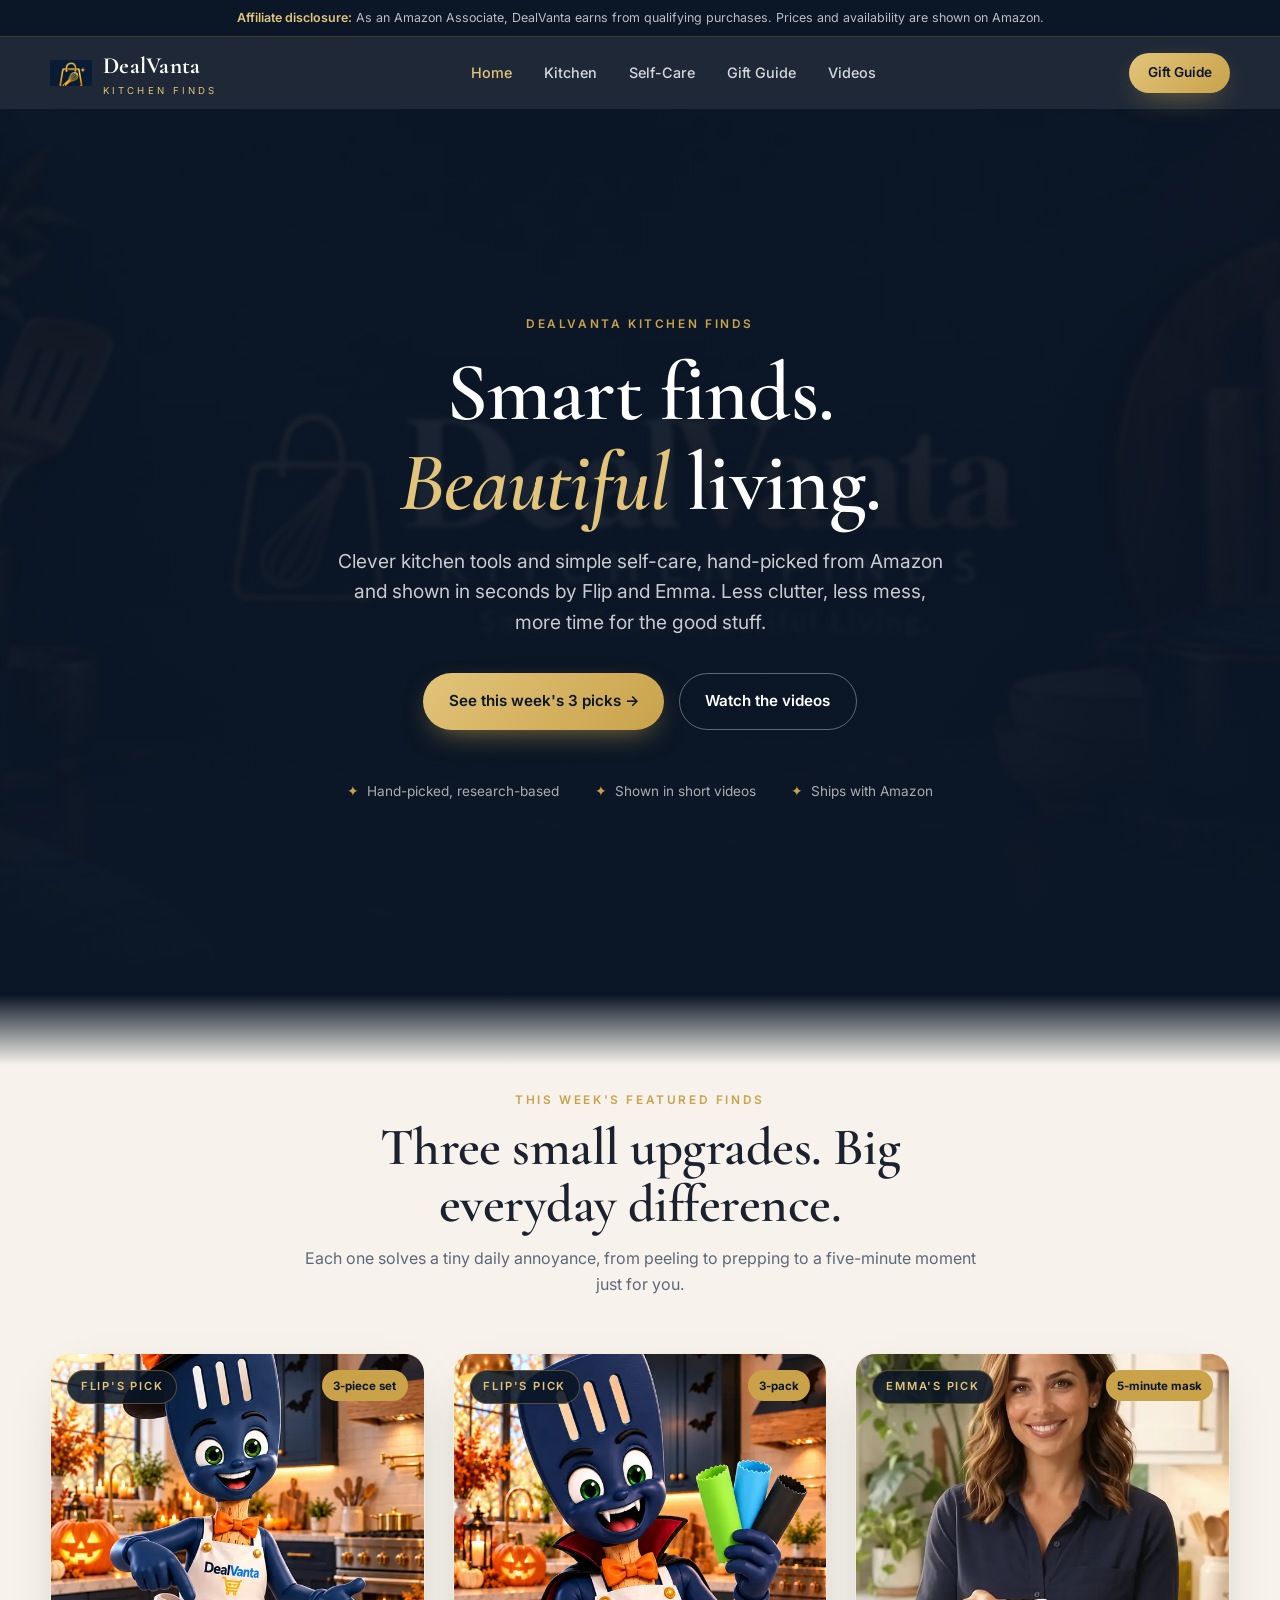
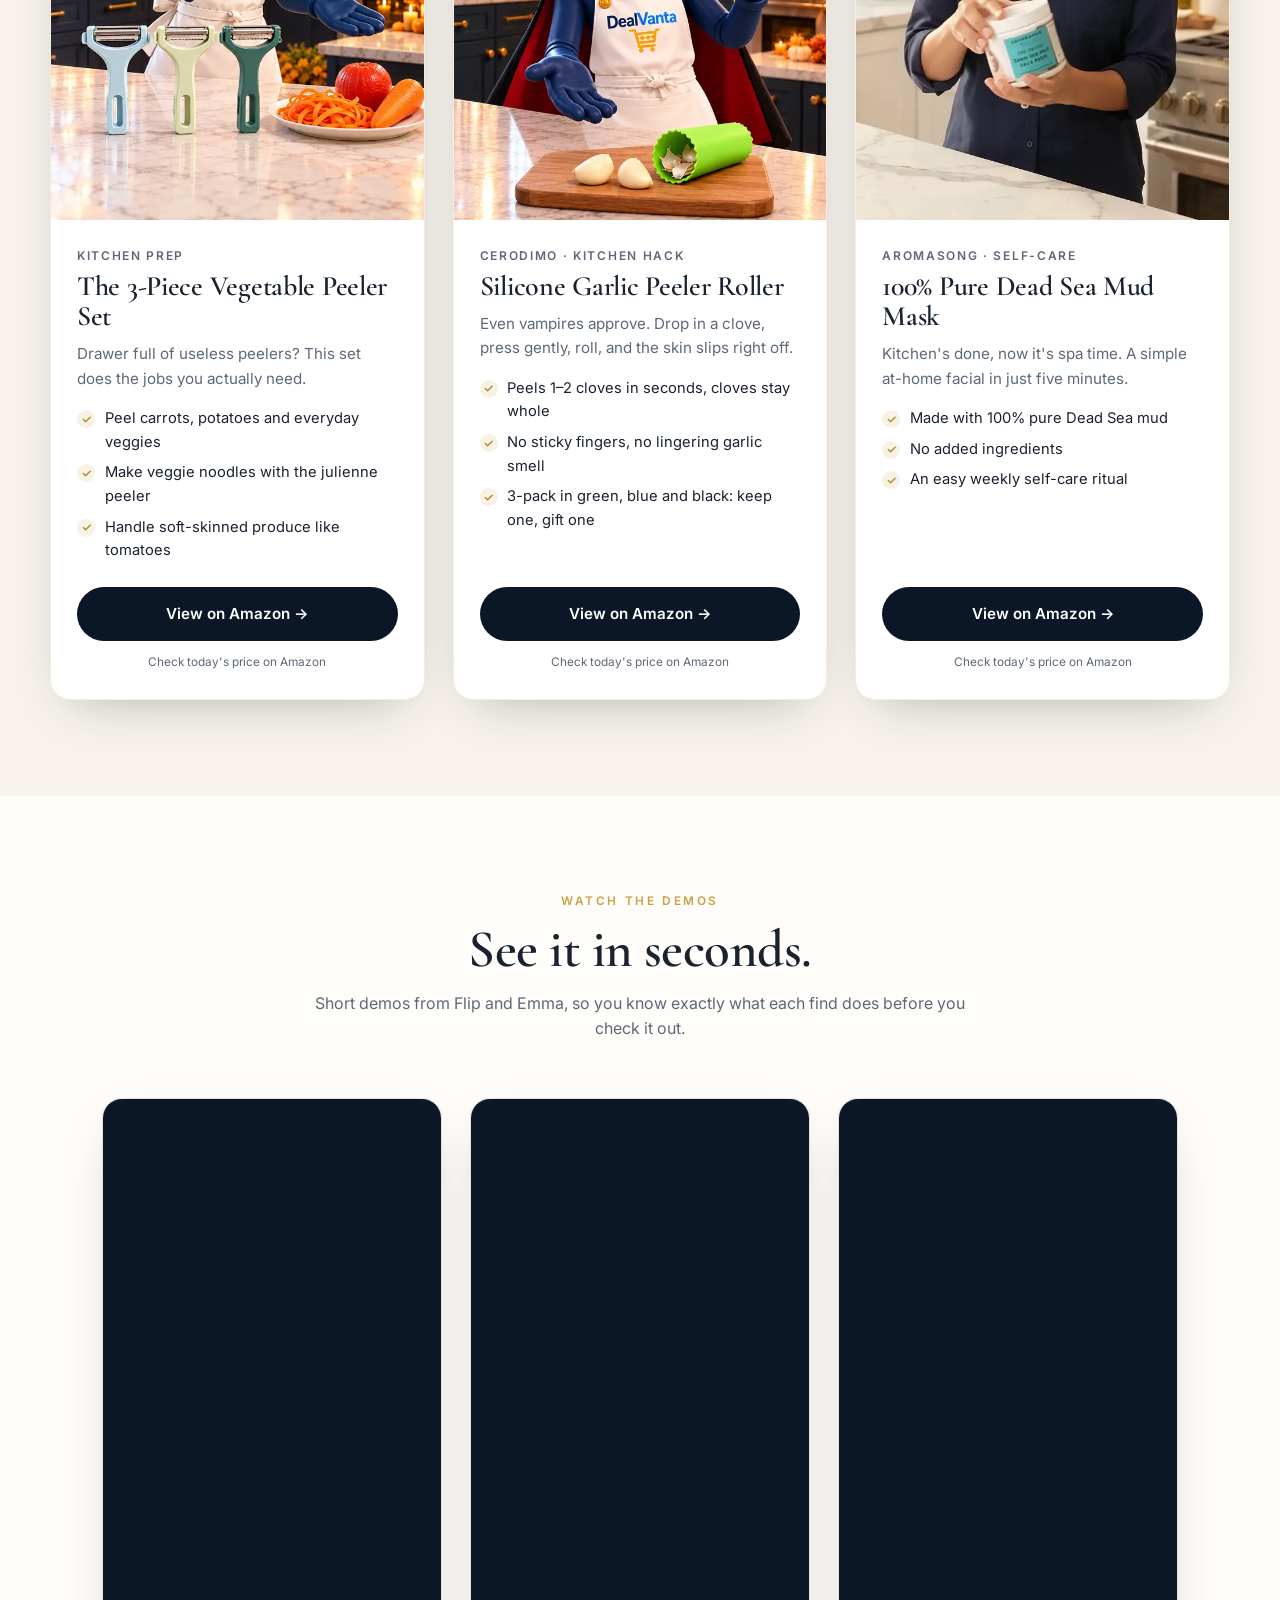
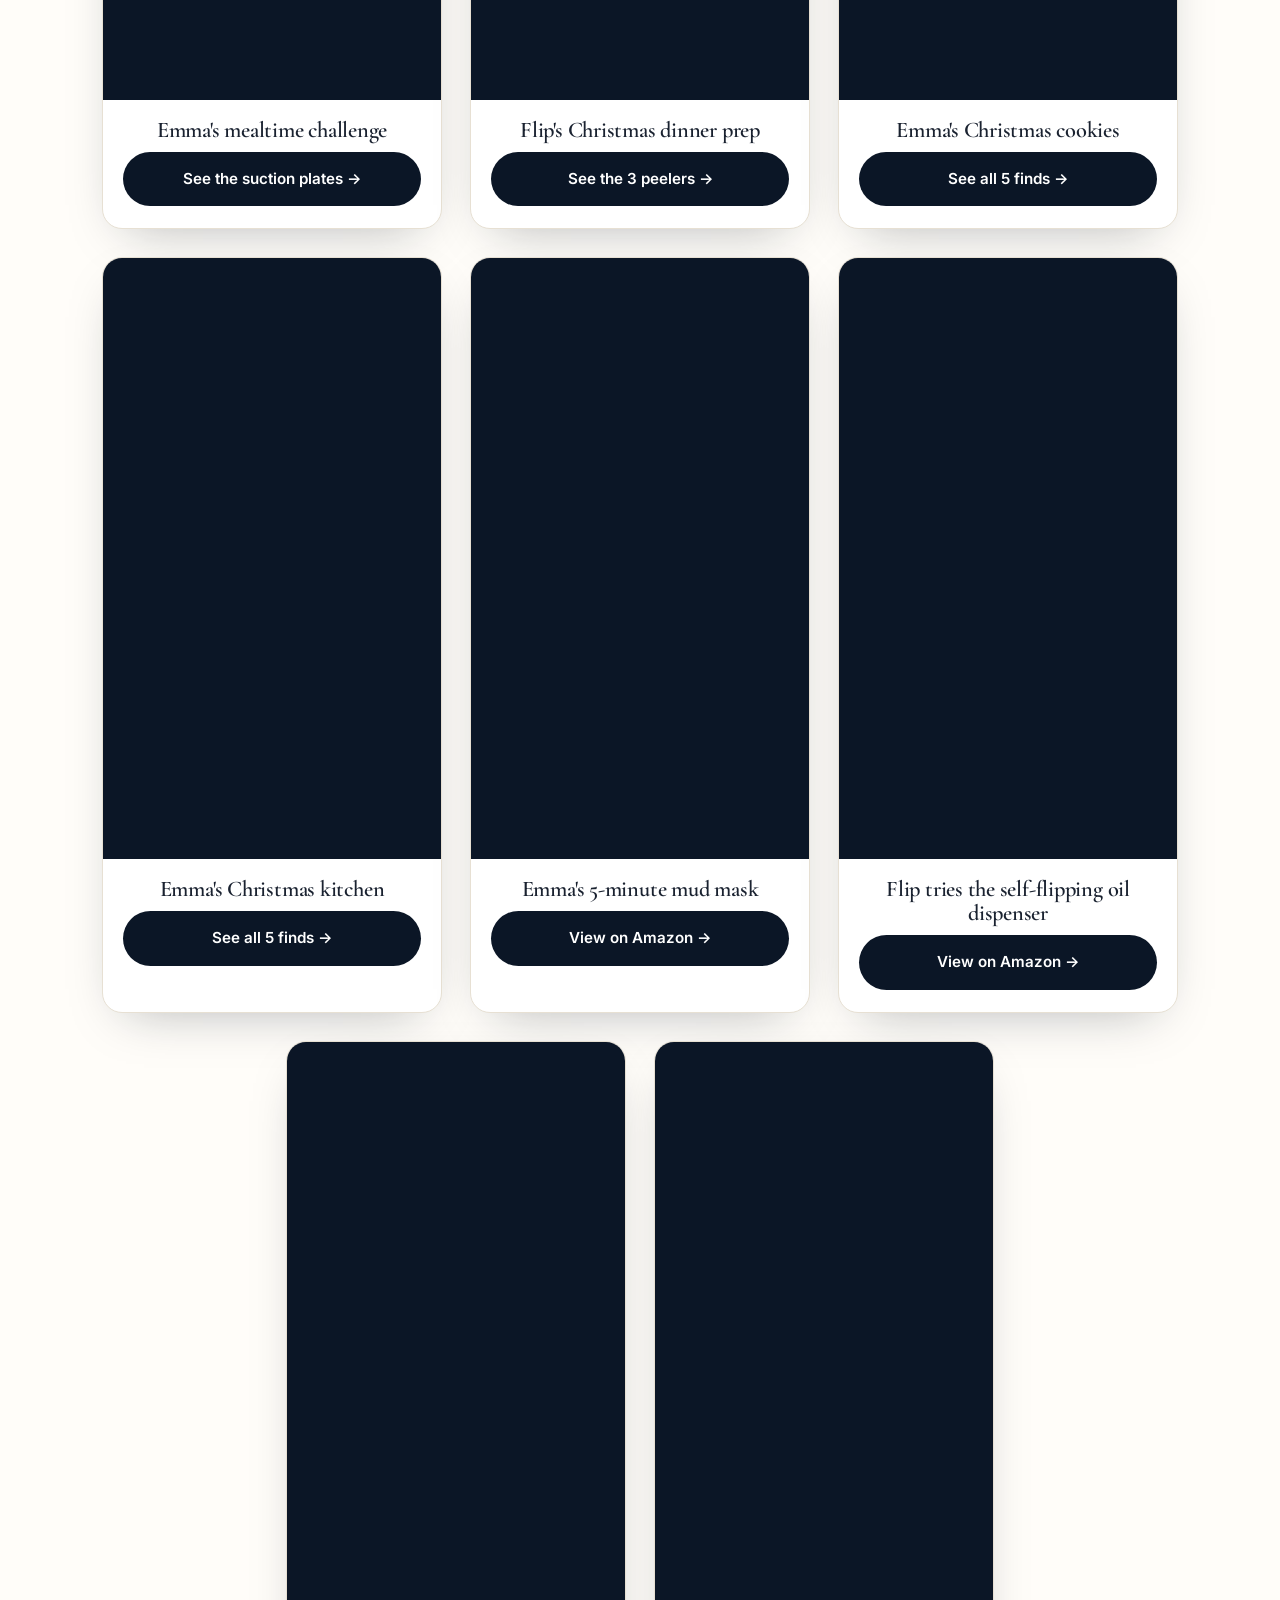
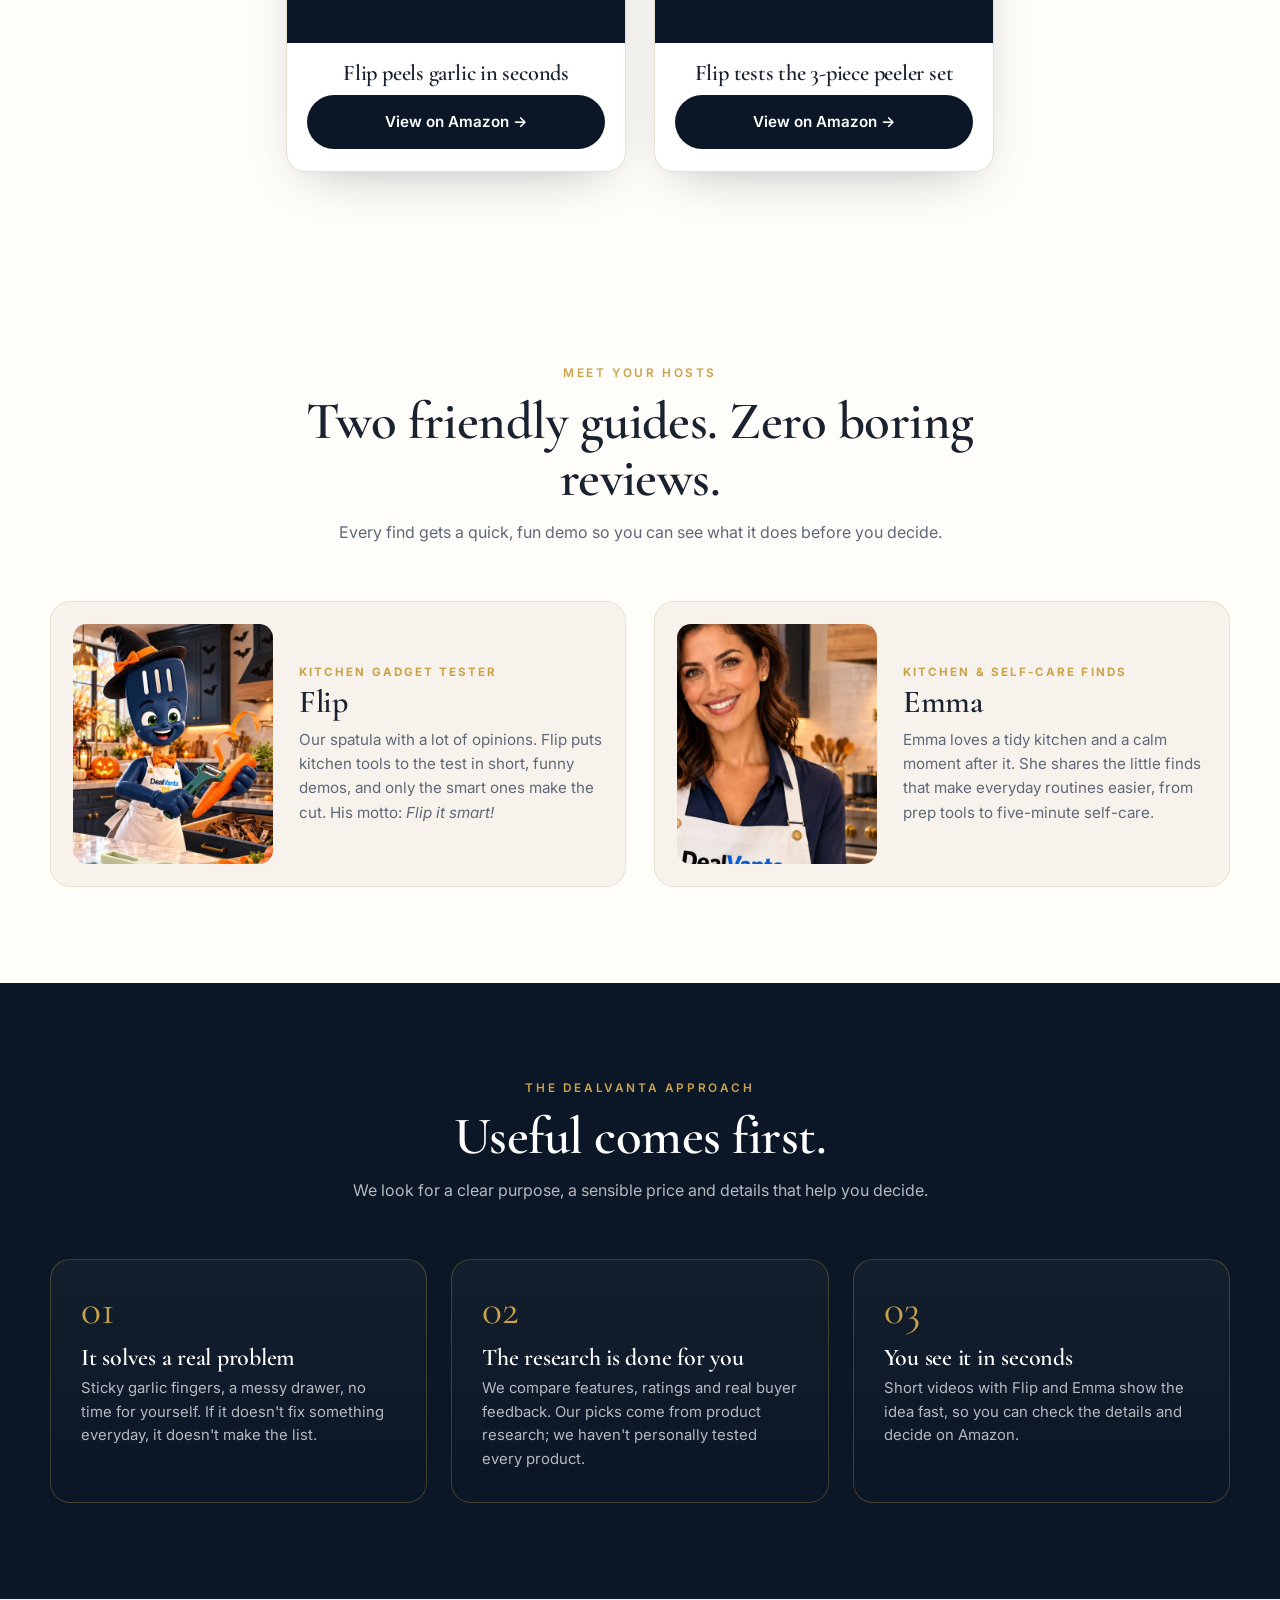
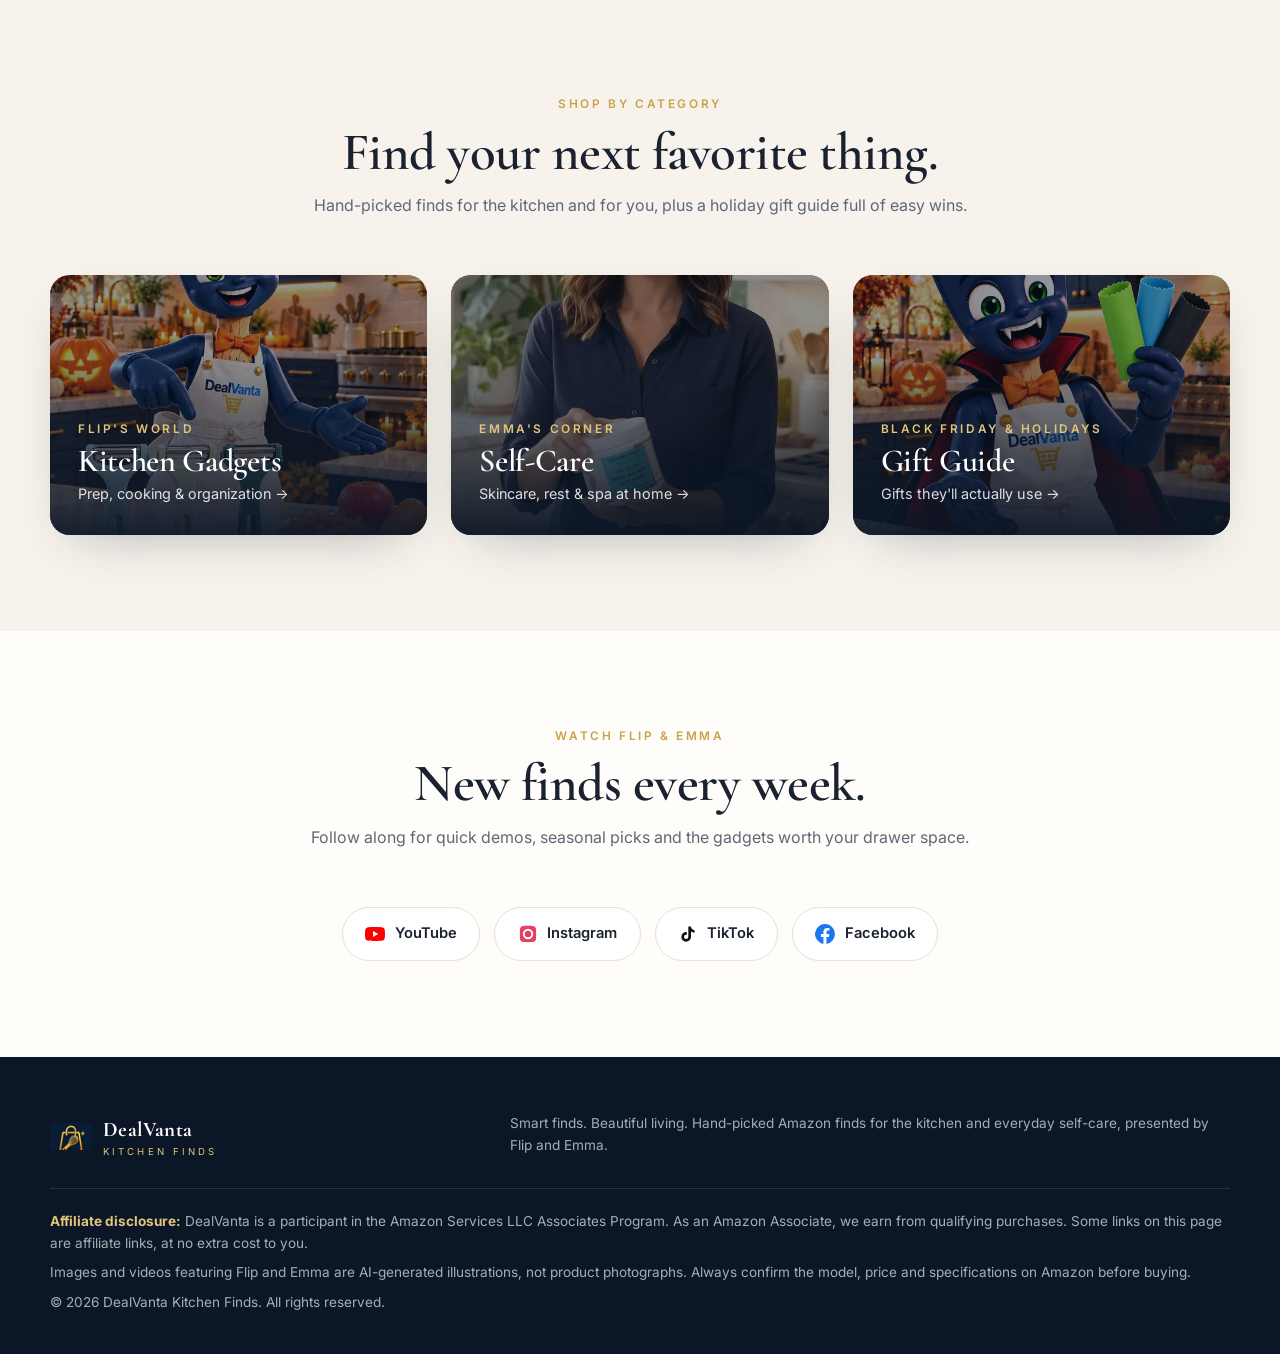
<file: index.html>
<!doctype html>
<html lang="en">
<head>
<meta charset="utf-8">
<meta name="viewport" content="width=device-width, initial-scale=1">
<title>DealVanta Kitchen Finds | Smart Finds. Beautiful Living.</title>
<meta name="description" content="Hand-picked Amazon finds for the kitchen and self-care, shown in quick videos by Flip and Emma. Shop kitchen gadgets, self-care picks and our holiday gift guide.">
<meta property="og:title" content="DealVanta Kitchen Finds | Smart Finds. Beautiful Living.">
<meta property="og:description" content="Hand-picked Amazon finds for the kitchen and self-care, shown in quick videos by Flip and Emma. Shop kitchen gadgets, self-care picks and our holiday gift guide.">
<link rel="icon" href="/favicon.ico" sizes="48x48">
<link rel="icon" href="/favicon-192.png" type="image/png" sizes="192x192">
<link rel="apple-touch-icon" href="/apple-touch-icon.png">
<link rel="preconnect" href="https://fonts.googleapis.com">
<link rel="preconnect" href="https://fonts.gstatic.com" crossorigin>
<link href="https://fonts.googleapis.com/css2?family=Cormorant+Garamond:ital,wght@0,500;0,600;0,700;1,500&family=Inter:wght@400;500;600;700&display=swap" rel="stylesheet">
<link rel="stylesheet" href="/assets/styles.css">
<link rel="canonical" href="https://dealvantadeals.com/">
<meta property="og:url" content="https://dealvantadeals.com/">
<meta property="og:image" content="https://dealvantadeals.com/assets/hero.webp">
<meta property="og:type" content="website">
<meta name="theme-color" content="#0B1626">
</head>
<body>

<div class="topbar"><strong>Affiliate disclosure:</strong> As an Amazon Associate, DealVanta earns from qualifying purchases. Prices and availability are shown on Amazon.</div>

<header class="site">
  <div class="wrap nav">
    <a class="brand" href="/" aria-label="DealVanta Kitchen Finds home">
      <img src="/assets/logo_mark.webp" alt="">
      <span><b>DealVanta</b><small>KITCHEN FINDS</small></span>
    </a>
    <ul class="menu">
      <li><a href="/" class="active">Home</a></li>
      <li><a href="/kitchen-gadgets/">Kitchen</a></li>
      <li><a href="/self-care/">Self-Care</a></li>
      <li><a href="/gift-guide/">Gift Guide</a></li>
      <li><a href="/#videos">Videos</a></li>
    </ul>
    <a class="btn btn-gold" href="/gift-guide/">Gift Guide</a>
  </div>
</header>

<main id="top">

<section class="hero">
  <div class="wrap">
    <div class="eyebrow">DealVanta Kitchen Finds</div>
    <h1>Smart finds. <em>Beautiful</em> living.</h1>
    <p class="lead">Clever kitchen tools and simple self-care, hand-picked from Amazon and shown in seconds by Flip and Emma. Less clutter, less mess, more time for the good stuff.</p>
    <div class="ctas">
      <a class="btn btn-gold" href="#featured">See this week's 3 picks →</a>
      <a class="btn btn-ghost" href="https://www.youtube.com/@DealVantaKitchenFinds" target="_blank" rel="noopener">Watch the videos</a>
    </div>
    <div class="trust">
      <span>Hand-picked, research-based</span>
      <span>Shown in short videos</span>
      <span>Ships with Amazon</span>
    </div>
  </div>
</section>

<section class="featured" id="featured">
  <div class="wrap">
    <div class="head reveal">
      <div class="eyebrow">This week's featured finds</div>
      <h2>Three small upgrades. Big everyday difference.</h2>
      <p>Each one solves a tiny daily annoyance, from peeling to prepping to a five-minute moment just for you.</p>
    </div>

    <div class="grid3">
      <article class="card reveal">
        <div class="media">
          <img src="/assets/p_peeler.webp" alt="Flip with a 3-piece vegetable peeler set, julienned carrots and a tomato" loading="lazy">
          <span class="badge">Flip's pick</span>
          <span class="tag">3-piece set</span>
        </div>
        <div class="body">
          <div class="brandline">Kitchen prep</div>
          <h3>The 3-Piece Vegetable Peeler Set</h3>
          <p class="hook">Drawer full of useless peelers? This set does the jobs you actually need.</p>
          <ul>
            <li>Peel carrots, potatoes and everyday veggies</li>
            <li>Make veggie noodles with the julienne peeler</li>
            <li>Handle soft-skinned produce like tomatoes</li>
          </ul>
          <div class="actions">
            <a class="btn btn-navy" href="https://www.amazon.com/dp/B0DCVJN7T9?ref=t_ac_view_request_product_image&amp;campaignId=amzn1.campaign.3AM2BW7GYG7HB&amp;linkCode=tr1&amp;tag=aristides20-20&amp;linkId=amzn1.campaign.3AM2BW7GYG7HB_1793306185962" target="_blank" rel="sponsored nofollow noopener">View on Amazon →</a>
            <p class="note">Check today's price on Amazon</p>
          </div>
        </div>
      </article>

      <article class="card reveal">
        <div class="media">
          <img src="/assets/p_garlic.webp" alt="Flip with peeled garlic cloves and green, blue and black silicone garlic peeler tubes" loading="lazy">
          <span class="badge">Flip's pick</span>
          <span class="tag">3-pack</span>
        </div>
        <div class="body">
          <div class="brandline">CeroDimo · Kitchen hack</div>
          <h3>Silicone Garlic Peeler Roller</h3>
          <p class="hook">Even vampires approve. Drop in a clove, press gently, roll, and the skin slips right off.</p>
          <ul>
            <li>Peels 1–2 cloves in seconds, cloves stay whole</li>
            <li>No sticky fingers, no lingering garlic smell</li>
            <li>3-pack in green, blue and black: keep one, gift one</li>
          </ul>
          <div class="actions">
            <a class="btn btn-navy" href="https://www.amazon.com/dp/B0G2XQHBP3?ref=t_ac_view_request_product_image&amp;campaignId=amzn1.campaign.XRJBKM8XHNEK&amp;linkCode=tr1&amp;tag=aristides20-20&amp;linkId=amzn1.campaign.XRJBKM8XHNEK_1793306124298" target="_blank" rel="sponsored nofollow noopener">View on Amazon →</a>
            <p class="note">Check today's price on Amazon</p>
          </div>
        </div>
      </article>

      <article class="card reveal">
        <div class="media">
          <img src="/assets/p_mask.webp" alt="Emma holding a jar of Aromasong Dead Sea mud mask in a bright kitchen" loading="lazy">
          <span class="badge">Emma's pick</span>
          <span class="tag">5-minute mask</span>
        </div>
        <div class="body">
          <div class="brandline">Aromasong · Self-care</div>
          <h3>100% Pure Dead Sea Mud Mask</h3>
          <p class="hook">Kitchen's done, now it's spa time. A simple at-home facial in just five minutes.</p>
          <ul>
            <li>Made with 100% pure Dead Sea mud</li>
            <li>No added ingredients</li>
            <li>An easy weekly self-care ritual</li>
          </ul>
          <div class="actions">
            <a class="btn btn-navy" href="https://www.amazon.com/dp/B07V7G7MBK?ref=t_ac_view_request_product_image&amp;campaignId=amzn1.campaign.209ANM0WTRQSV&amp;linkCode=tr1&amp;tag=aristides20-20&amp;linkId=amzn1.campaign.209ANM0WTRQSV_1793296467304" target="_blank" rel="sponsored nofollow noopener">View on Amazon →</a>
            <p class="note">Check today's price on Amazon</p>
          </div>
        </div>
      </article>
    </div>
  </div>
</section>

<section class="videos" id="videos">
  <div class="wrap">
    <div class="head reveal">
      <div class="eyebrow">Watch the demos</div>
      <h2>See it in seconds.</h2>
      <p>Short demos from Flip and Emma, so you know exactly what each find does before you check it out.</p>
    </div>
    <div class="vgrid">
      <div class="vcard reveal">
        <div class="vframe"><iframe src="https://www.youtube-nocookie.com/embed/9USVZBZ9u20" title="Emma's toddler tries to pull his suction plate off the table" loading="lazy" allow="accelerometer; encrypted-media; gyroscope; picture-in-picture" allowfullscreen></iframe></div>
        <div class="vb">
          <h3>Emma's mealtime challenge</h3>
          <a class="btn btn-navy" href="/kitchen-gadgets/">See the suction plates →</a>
        </div>
      </div>
      <div class="vcard reveal">
        <div class="vframe"><iframe src="https://www.youtube-nocookie.com/embed/WRhoebwnphc" title="Flip peels Christmas dinner for twelve" loading="lazy" allow="accelerometer; encrypted-media; gyroscope; picture-in-picture" allowfullscreen></iframe></div>
        <div class="vb">
          <h3>Flip's Christmas dinner prep</h3>
          <a class="btn btn-navy" href="/kitchen-gadgets/">See the 3 peelers →</a>
        </div>
      </div>
      <div class="vcard reveal">
        <div class="vframe"><iframe src="https://www.youtube-nocookie.com/embed/V4o-CKeubYk" title="Emma bakes Christmas cookies" loading="lazy" allow="accelerometer; encrypted-media; gyroscope; picture-in-picture" allowfullscreen></iframe></div>
        <div class="vb">
          <h3>Emma's Christmas cookies</h3>
          <a class="btn btn-navy" href="/kitchen-gadgets/">See all 5 finds →</a>
        </div>
      </div>
      <div class="vcard reveal">
        <div class="vframe"><iframe src="https://www.youtube-nocookie.com/embed/Nv0UMhus9uQ" title="Emma decorates her kitchen for Christmas" loading="lazy" allow="accelerometer; encrypted-media; gyroscope; picture-in-picture" allowfullscreen></iframe></div>
        <div class="vb">
          <h3>Emma's Christmas kitchen</h3>
          <a class="btn btn-navy" href="/kitchen-gadgets/">See all 5 finds →</a>
        </div>
      </div>
      <div class="vcard reveal">
        <div class="vframe"><iframe src="https://www.youtube-nocookie.com/embed/r3hjfjUFGhM" title="Emma tries the 5-minute Dead Sea mud mask" loading="lazy" allow="accelerometer; encrypted-media; gyroscope; picture-in-picture" allowfullscreen></iframe></div>
        <div class="vb">
          <h3>Emma's 5-minute mud mask</h3>
          <a class="btn btn-navy" href="https://www.amazon.com/dp/B07V7G7MBK?ref=t_ac_view_request_product_image&amp;campaignId=amzn1.campaign.209ANM0WTRQSV&amp;linkCode=tr1&amp;tag=aristides20-20&amp;linkId=amzn1.campaign.209ANM0WTRQSV_1793296467304" target="_blank" rel="sponsored nofollow noopener">View on Amazon →</a>
        </div>
      </div>
      <div class="vcard reveal">
        <div class="vframe"><iframe src="https://www.youtube-nocookie.com/embed/1nXde8Y6Ve8" title="Flip tries the self-flipping olive oil dispenser" loading="lazy" allow="accelerometer; encrypted-media; gyroscope; picture-in-picture" allowfullscreen></iframe></div>
        <div class="vb">
          <h3>Flip tries the self-flipping oil dispenser</h3>
          <a class="btn btn-navy" href="https://www.amazon.com/dp/B0BRSGZHLS?ref=t_ac_view_request_product_image&amp;campaignId=amzn1.campaign.1PEMLW08LYYLW&amp;linkCode=tr1&amp;tag=aristides20-20&amp;linkId=amzn1.campaign.1PEMLW08LYYLW_1793391077928" target="_blank" rel="sponsored nofollow noopener">View on Amazon →</a>
        </div>
      </div>
      <div class="vcard reveal">
        <div class="vframe"><iframe src="https://www.youtube-nocookie.com/embed/I9hKL1ltj5A" title="Flip the vampire tries the silicone garlic peeler" loading="lazy" allow="accelerometer; encrypted-media; gyroscope; picture-in-picture" allowfullscreen></iframe></div>
        <div class="vb">
          <h3>Flip peels garlic in seconds</h3>
          <a class="btn btn-navy" href="https://www.amazon.com/dp/B0G2XQHBP3?ref=t_ac_view_request_product_image&amp;campaignId=amzn1.campaign.XRJBKM8XHNEK&amp;linkCode=tr1&amp;tag=aristides20-20&amp;linkId=amzn1.campaign.XRJBKM8XHNEK_1793306124298" target="_blank" rel="sponsored nofollow noopener">View on Amazon →</a>
        </div>
      </div>
      <div class="vcard reveal">
        <div class="vframe"><iframe src="https://www.youtube-nocookie.com/embed/qLQXZYiXs2k" title="Flip tests the 3-piece vegetable peeler set" loading="lazy" allow="accelerometer; encrypted-media; gyroscope; picture-in-picture" allowfullscreen></iframe></div>
        <div class="vb">
          <h3>Flip tests the 3-piece peeler set</h3>
          <a class="btn btn-navy" href="https://www.amazon.com/dp/B0DCVJN7T9?ref=t_ac_view_request_product_image&amp;campaignId=amzn1.campaign.3AM2BW7GYG7HB&amp;linkCode=tr1&amp;tag=aristides20-20&amp;linkId=amzn1.campaign.3AM2BW7GYG7HB_1793306185962" target="_blank" rel="sponsored nofollow noopener">View on Amazon →</a>
        </div>
      </div>
    </div>
  </div>
</section>

<section class="hosts" id="hosts">
  <div class="wrap">
    <div class="head reveal">
      <div class="eyebrow">Meet your hosts</div>
      <h2>Two friendly guides. Zero boring reviews.</h2>
      <p>Every find gets a quick, fun demo so you can see what it does before you decide.</p>
    </div>
    <div class="grid2">
      <div class="host reveal">
        <img src="/assets/flip.webp" alt="Flip, the DealVanta spatula mascot" loading="lazy">
        <div>
          <div class="role">Kitchen gadget tester</div>
          <h3>Flip</h3>
          <p>Our spatula with a lot of opinions. Flip puts kitchen tools to the test in short, funny demos, and only the smart ones make the cut. His motto: <em>Flip it smart!</em></p>
        </div>
      </div>
      <div class="host reveal">
        <img src="/assets/emma.webp" alt="Emma, DealVanta host, smiling in a kitchen" loading="lazy">
        <div>
          <div class="role">Kitchen &amp; self-care finds</div>
          <h3>Emma</h3>
          <p>Emma loves a tidy kitchen and a calm moment after it. She shares the little finds that make everyday routines easier, from prep tools to five-minute self-care.</p>
        </div>
      </div>
    </div>
  </div>
</section>

<section class="approach" id="approach">
  <div class="wrap">
    <div class="head reveal">
      <div class="eyebrow">The DealVanta approach</div>
      <h2>Useful comes first.</h2>
      <p>We look for a clear purpose, a sensible price and details that help you decide.</p>
    </div>
    <div class="steps">
      <div class="step reveal"><h3>It solves a real problem</h3><p>Sticky garlic fingers, a messy drawer, no time for yourself. If it doesn't fix something everyday, it doesn't make the list.</p></div>
      <div class="step reveal"><h3>The research is done for you</h3><p>We compare features, ratings and real buyer feedback. Our picks come from product research; we haven't personally tested every product.</p></div>
      <div class="step reveal"><h3>You see it in seconds</h3><p>Short videos with Flip and Emma show the idea fast, so you can check the details and decide on Amazon.</p></div>
    </div>
  </div>
</section>

<section class="more" id="shop">
  <div class="wrap">
    <div class="head reveal">
      <div class="eyebrow">Shop by category</div>
      <h2>Find your next favorite thing.</h2>
      <p>Hand-picked finds for the kitchen and for you, plus a holiday gift guide full of easy wins.</p>
    </div>
    <div class="tiles">
      <a class="tile reveal" href="/kitchen-gadgets/"><img class="bgimg" src="/assets/p_peeler.webp" alt="" loading="lazy"><div class="in"><div class="eyebrow">Flip's world</div><h3>Kitchen Gadgets</h3><span class="go">Prep, cooking &amp; organization →</span></div></a>
      <a class="tile reveal" href="/self-care/"><img class="bgimg" src="/assets/p_mask.webp" alt="" loading="lazy"><div class="in"><div class="eyebrow">Emma's corner</div><h3>Self-Care</h3><span class="go">Skincare, rest &amp; spa at home →</span></div></a>
      <a class="tile reveal" href="/gift-guide/"><img class="bgimg" src="/assets/p_garlic.webp" alt="" loading="lazy"><div class="in"><div class="eyebrow">Black Friday &amp; holidays</div><h3>Gift Guide</h3><span class="go">Gifts they'll actually use →</span></div></a>
    </div>
  </div>
</section>

<section class="follow" id="follow">
  <div class="wrap">
    <div class="head reveal">
      <div class="eyebrow">Watch Flip &amp; Emma</div>
      <h2>New finds every week.</h2>
      <p>Follow along for quick demos, seasonal picks and the gadgets worth your drawer space.</p>
    </div>
    <div class="socials reveal">
      <a class="social" href="https://www.youtube.com/@DealVantaKitchenFinds" target="_blank" rel="noopener"><svg viewBox="0 0 24 24" fill="#FF0000" aria-hidden="true"><path d="M23.5 6.2a3 3 0 0 0-2.1-2.1C19.5 3.6 12 3.6 12 3.6s-7.5 0-9.4.5A3 3 0 0 0 .5 6.2 31 31 0 0 0 0 12a31 31 0 0 0 .5 5.8 3 3 0 0 0 2.1 2.1c1.9.5 9.4.5 9.4.5s7.5 0 9.4-.5a3 3 0 0 0 2.1-2.1A31 31 0 0 0 24 12a31 31 0 0 0-.5-5.8zM9.6 15.6V8.4l6.3 3.6-6.3 3.6z"/></svg>YouTube</a>
      <a class="social" href="https://www.instagram.com/dealvantafinds/" target="_blank" rel="noopener"><svg viewBox="0 0 24 24" fill="#E4405F" aria-hidden="true"><path d="M12 2.2c3.2 0 3.6 0 4.8.1 1.2.1 1.8.2 2.2.4.6.2 1 .5 1.4.9.4.4.7.8.9 1.4.2.4.4 1 .4 2.2.1 1.3.1 1.6.1 4.8s0 3.6-.1 4.8c-.1 1.2-.2 1.8-.4 2.2-.2.6-.5 1-.9 1.4-.4.4-.8.7-1.4.9-.4.2-1 .4-2.2.4-1.3.1-1.6.1-4.8.1s-3.6 0-4.8-.1c-1.2-.1-1.8-.2-2.2-.4-.6-.2-1-.5-1.4-.9-.4-.4-.7-.8-.9-1.4-.2-.4-.4-1-.4-2.2C2.2 15.6 2.2 15.2 2.2 12s0-3.6.1-4.8c.1-1.2.2-1.8.4-2.2.2-.6.5-1 .9-1.4.4-.4.8-.7 1.4-.9.4-.2 1-.4 2.2-.4C8.4 2.2 8.8 2.2 12 2.2zm0 3.6a6.2 6.2 0 1 0 0 12.4 6.2 6.2 0 0 0 0-12.4zm0 10.2a4 4 0 1 1 0-8 4 4 0 0 1 0 8zm6.4-10.5a1.4 1.4 0 1 1-2.9 0 1.4 1.4 0 0 1 2.9 0z"/></svg>Instagram</a>
      <a class="social" href="https://www.tiktok.com/@dealvantafinds" target="_blank" rel="noopener"><svg viewBox="0 0 24 24" fill="#111" aria-hidden="true"><path d="M16.6 5.8A4.3 4.3 0 0 1 15.5 3h-3.1v12.4a2.6 2.6 0 1 1-2.6-2.6c.3 0 .5 0 .8.1V9.7a5.8 5.8 0 1 0 5 5.7V9.1a7.4 7.4 0 0 0 4.3 1.4V7.4a4.3 4.3 0 0 1-3.3-1.6z"/></svg>TikTok</a>
      <a class="social" href="https://www.facebook.com/profile.php?id=61595200546675" target="_blank" rel="noopener"><svg viewBox="0 0 24 24" fill="#1877F2" aria-hidden="true"><path d="M24 12a12 12 0 1 0-13.9 11.9v-8.4H7.1V12h3V9.4c0-3 1.8-4.7 4.5-4.7 1.3 0 2.7.2 2.7.2v3h-1.5c-1.5 0-2 .9-2 1.9V12h3.4l-.5 3.5h-2.9v8.4A12 12 0 0 0 24 12z"/></svg>Facebook</a>
    </div>
  </div>
</section>

</main>

<footer>
  <div class="wrap">
    <div class="cols">
      <a class="brand" href="#top"><img src="/assets/logo_mark.webp" alt=""><span><b>DealVanta</b><small>KITCHEN FINDS</small></span></a>
      <p class="small">Smart finds. Beautiful living. Hand-picked Amazon finds for the kitchen and everyday self-care, presented by Flip and Emma.</p>
    </div>
    <div class="legal">
      <p><strong style="color:var(--gold-2)">Affiliate disclosure:</strong> DealVanta is a participant in the Amazon Services LLC Associates Program. As an Amazon Associate, we earn from qualifying purchases. Some links on this page are affiliate links, at no extra cost to you.</p>
      <p>Images and videos featuring Flip and Emma are AI-generated illustrations, not product photographs. Always confirm the model, price and specifications on Amazon before buying.</p>
      <p>© 2026 DealVanta Kitchen Finds. All rights reserved.</p>
    </div>
  </div>
</footer>

<script>
  (function(){
    var els=document.querySelectorAll('.reveal');
    if(!('IntersectionObserver' in window)){els.forEach(function(e){e.classList.add('in')});return;}
    var io=new IntersectionObserver(function(entries){entries.forEach(function(en){if(en.isIntersecting){en.target.classList.add('in');io.unobserve(en.target);}})},{threshold:.12});
    els.forEach(function(e){io.observe(e)});
  })();
</script>
</body>
</html>
</file>
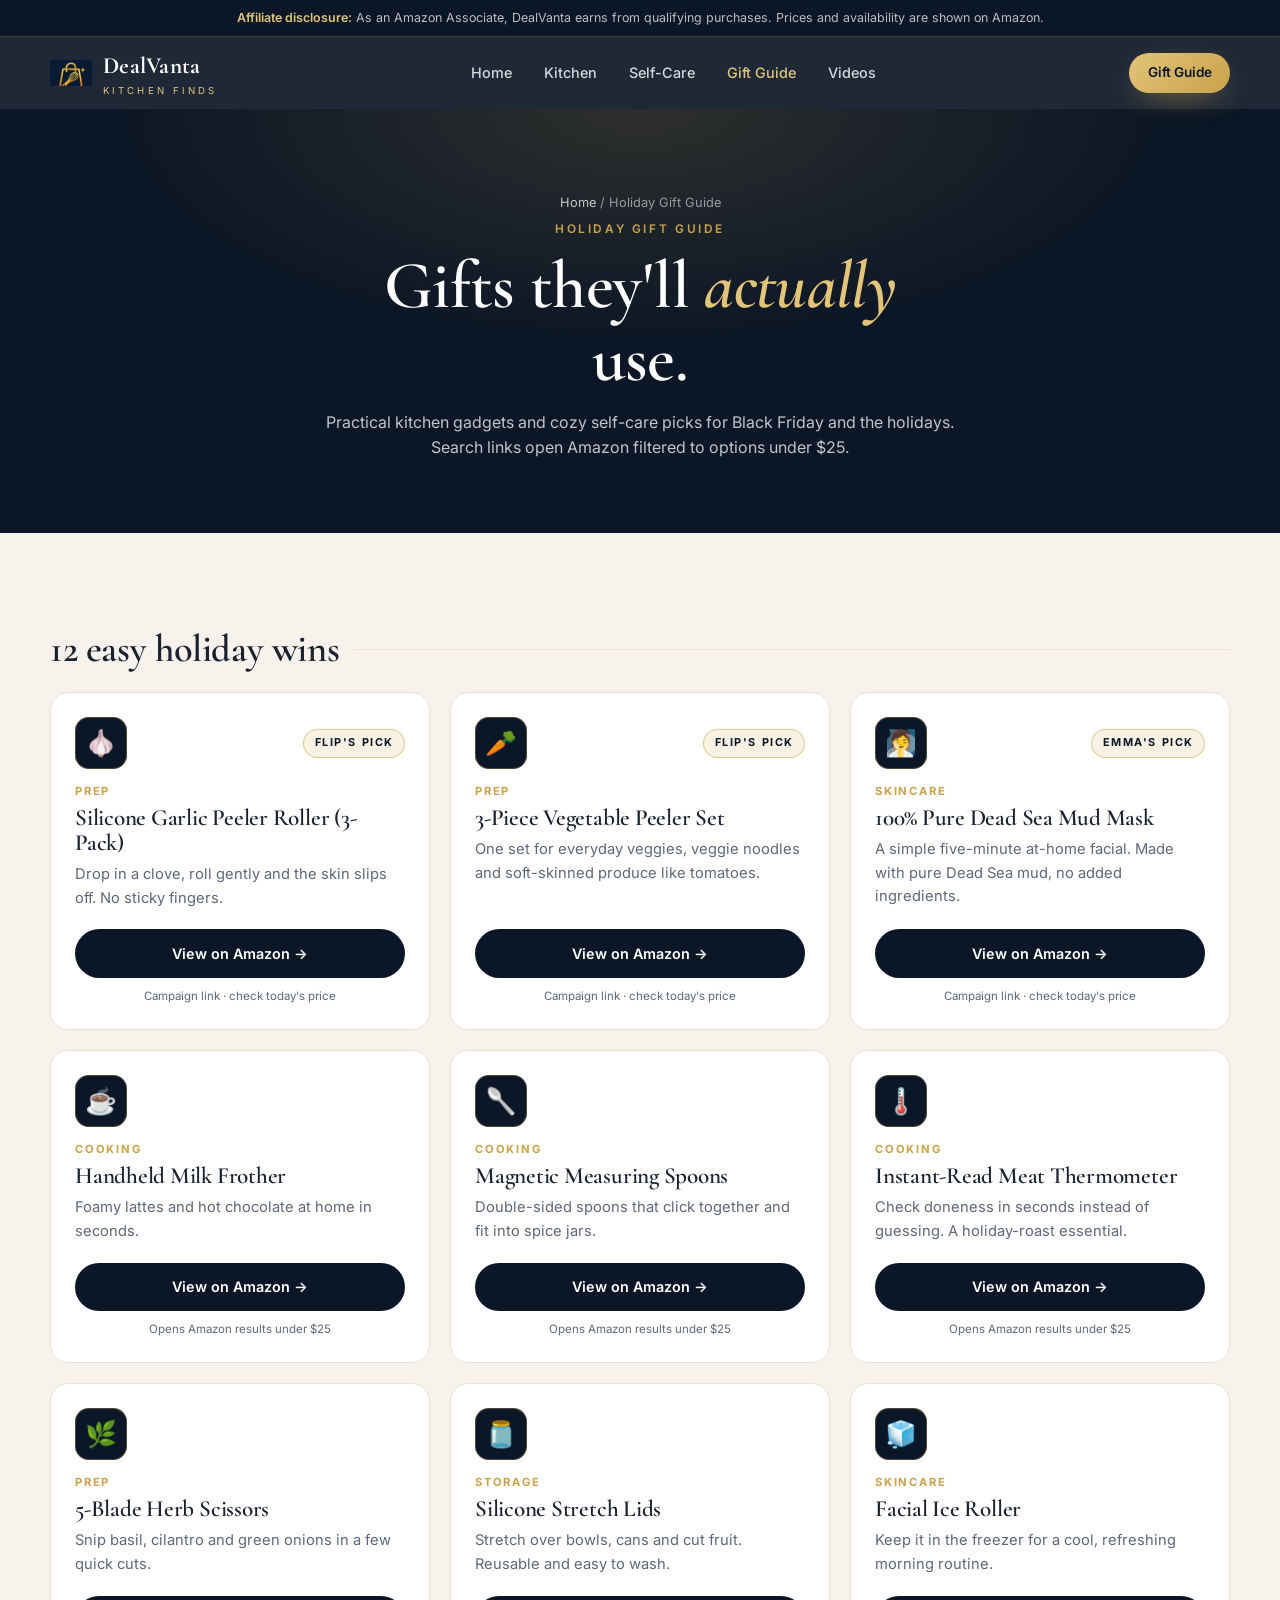
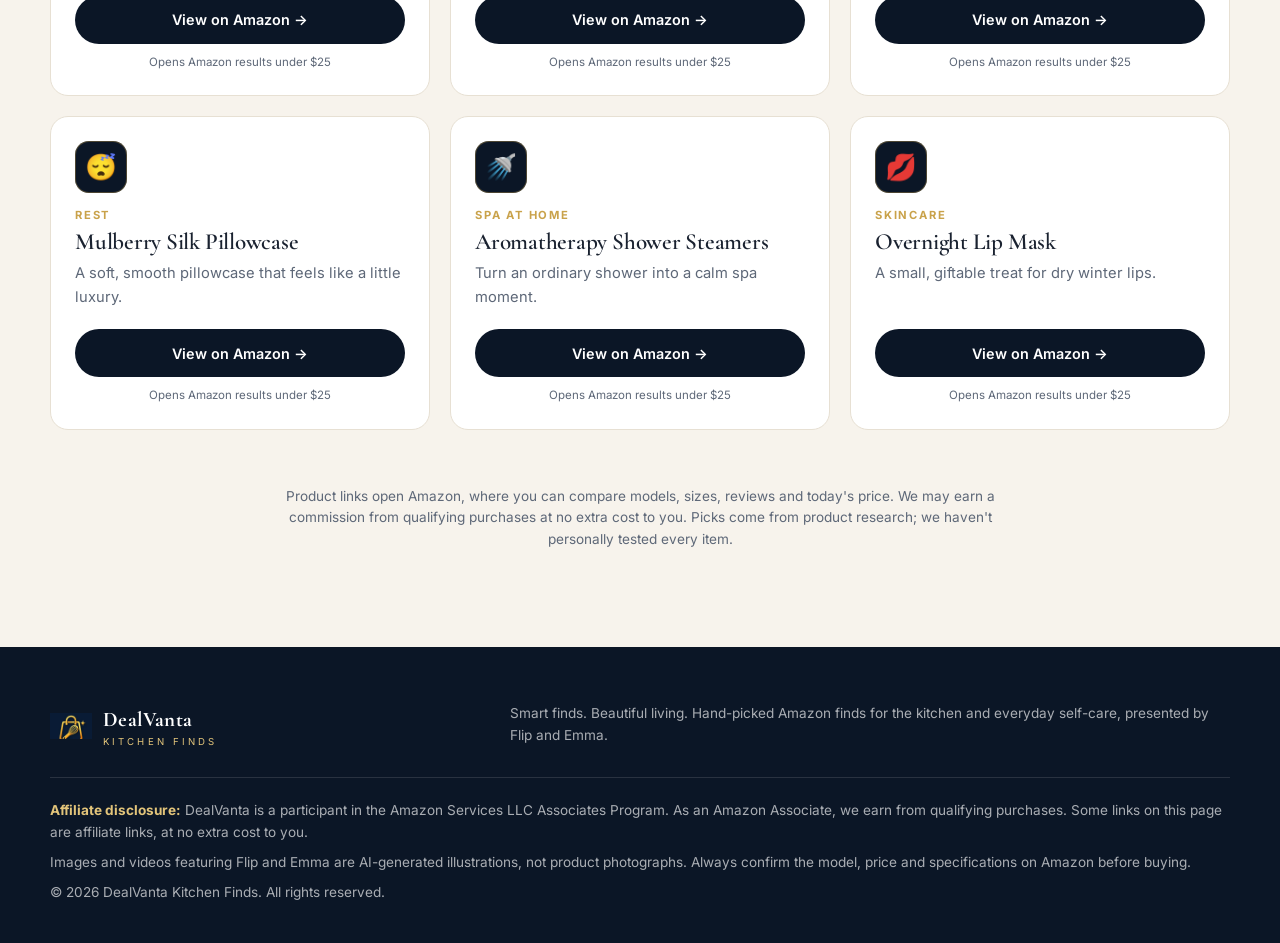
<file: gift-guide/index.html>
<!doctype html>
<html lang="en">
<head>
<meta charset="utf-8">
<meta name="viewport" content="width=device-width, initial-scale=1">
<title>Holiday Gift Guide: Kitchen &amp; Self-Care Gifts They&#x27;ll Use | DealVanta</title>
<meta name="description" content="Black Friday and holiday gift ideas for cooks and self-care lovers. Practical kitchen gadgets and cozy self-care picks, many under $25.">
<meta property="og:title" content="Holiday Gift Guide: Kitchen &amp; Self-Care Gifts They&#x27;ll Use | DealVanta">
<meta property="og:description" content="Black Friday and holiday gift ideas for cooks and self-care lovers. Practical kitchen gadgets and cozy self-care picks, many under $25.">
<link rel="icon" href="/favicon.ico" sizes="48x48">
<link rel="icon" href="/favicon-192.png" type="image/png" sizes="192x192">
<link rel="apple-touch-icon" href="/apple-touch-icon.png">
<link rel="preconnect" href="https://fonts.googleapis.com">
<link rel="preconnect" href="https://fonts.gstatic.com" crossorigin>
<link href="https://fonts.googleapis.com/css2?family=Cormorant+Garamond:ital,wght@0,500;0,600;0,700;1,500&family=Inter:wght@400;500;600;700&display=swap" rel="stylesheet">
<link rel="stylesheet" href="/assets/styles.css">
<link rel="canonical" href="https://dealvantadeals.com/gift-guide/">
<meta property="og:url" content="https://dealvantadeals.com/gift-guide/">
<meta property="og:image" content="https://dealvantadeals.com/assets/hero.webp">
<meta property="og:type" content="website">
<meta name="theme-color" content="#0B1626">
</head>
<body>

<div class="topbar"><strong>Affiliate disclosure:</strong> As an Amazon Associate, DealVanta earns from qualifying purchases. Prices and availability are shown on Amazon.</div>

<header class="site">
  <div class="wrap nav">
    <a class="brand" href="/" aria-label="DealVanta Kitchen Finds home">
      <img src="/assets/logo_mark.webp" alt="">
      <span><b>DealVanta</b><small>KITCHEN FINDS</small></span>
    </a>
    <ul class="menu">
      <li><a href="/">Home</a></li>
      <li><a href="/kitchen-gadgets/">Kitchen</a></li>
      <li><a href="/self-care/">Self-Care</a></li>
      <li><a href="/gift-guide/" class="active">Gift Guide</a></li>
      <li><a href="/#videos">Videos</a></li>
    </ul>
    <a class="btn btn-gold" href="/gift-guide/">Gift Guide</a>
  </div>
</header>

<main>
<section class="page-hero">
  <div class="wrap">
    <div class="crumbs"><a href="/">Home</a> / Holiday Gift Guide</div>
    <div class="eyebrow">Holiday Gift Guide</div>
    <h1>Gifts they'll <em>actually</em> use.</h1>
    <p>Practical kitchen gadgets and cozy self-care picks for Black Friday and the holidays. Search links open Amazon filtered to options under $25.</p>
    
  </div>
</section>

<section class="list">
  <div class="wrap">
    <div class="group">
      <h2>12 easy holiday wins</h2>
      <div class="pgrid">
      <article class="prod reveal">
        <div class="top"><div class="ico" aria-hidden="true">🧄</div><span class="pick">Flip's pick</span></div>
        <div class="k">Prep</div>
        <h3>Silicone Garlic Peeler Roller (3-Pack)</h3>
        <p>Drop in a clove, roll gently and the skin slips off. No sticky fingers.</p>
        <a class="btn btn-navy" href="https://www.amazon.com/dp/B0G2XQHBP3?ref=t_ac_view_request_product_image&amp;campaignId=amzn1.campaign.XRJBKM8XHNEK&amp;linkCode=tr1&amp;tag=aristides20-20&amp;linkId=amzn1.campaign.XRJBKM8XHNEK_1793306124298" target="_blank" rel="sponsored nofollow noopener">View on Amazon →</a>
        <div class="src">Campaign link · check today's price</div>
      </article>
      <article class="prod reveal">
        <div class="top"><div class="ico" aria-hidden="true">🥕</div><span class="pick">Flip's pick</span></div>
        <div class="k">Prep</div>
        <h3>3-Piece Vegetable Peeler Set</h3>
        <p>One set for everyday veggies, veggie noodles and soft-skinned produce like tomatoes.</p>
        <a class="btn btn-navy" href="https://www.amazon.com/dp/B0DCVJN7T9?ref=t_ac_view_request_product_image&amp;campaignId=amzn1.campaign.3AM2BW7GYG7HB&amp;linkCode=tr1&amp;tag=aristides20-20&amp;linkId=amzn1.campaign.3AM2BW7GYG7HB_1793306185962" target="_blank" rel="sponsored nofollow noopener">View on Amazon →</a>
        <div class="src">Campaign link · check today's price</div>
      </article>
      <article class="prod reveal">
        <div class="top"><div class="ico" aria-hidden="true">🧖‍♀️</div><span class="pick">Emma's pick</span></div>
        <div class="k">Skincare</div>
        <h3>100% Pure Dead Sea Mud Mask</h3>
        <p>A simple five-minute at-home facial. Made with pure Dead Sea mud, no added ingredients.</p>
        <a class="btn btn-navy" href="https://www.amazon.com/dp/B07V7G7MBK?ref=t_ac_view_request_product_image&amp;campaignId=amzn1.campaign.209ANM0WTRQSV&amp;linkCode=tr1&amp;tag=aristides20-20&amp;linkId=amzn1.campaign.209ANM0WTRQSV_1793296467304" target="_blank" rel="sponsored nofollow noopener">View on Amazon →</a>
        <div class="src">Campaign link · check today's price</div>
      </article>
      <article class="prod reveal">
        <div class="top"><div class="ico" aria-hidden="true">☕</div></div>
        <div class="k">Cooking</div>
        <h3>Handheld Milk Frother</h3>
        <p>Foamy lattes and hot chocolate at home in seconds.</p>
        <a class="btn btn-navy" href="https://www.amazon.com/s?k=handheld+milk+frother&amp;tag=aristides20-20&amp;rh=p_36%3A-2500" target="_blank" rel="sponsored nofollow noopener">View on Amazon →</a>
        <div class="src">Opens Amazon results under $25</div>
      </article>
      <article class="prod reveal">
        <div class="top"><div class="ico" aria-hidden="true">🥄</div></div>
        <div class="k">Cooking</div>
        <h3>Magnetic Measuring Spoons</h3>
        <p>Double-sided spoons that click together and fit into spice jars.</p>
        <a class="btn btn-navy" href="https://www.amazon.com/s?k=magnetic+measuring+spoons+set&amp;tag=aristides20-20&amp;rh=p_36%3A-2500" target="_blank" rel="sponsored nofollow noopener">View on Amazon →</a>
        <div class="src">Opens Amazon results under $25</div>
      </article>
      <article class="prod reveal">
        <div class="top"><div class="ico" aria-hidden="true">🌡️</div></div>
        <div class="k">Cooking</div>
        <h3>Instant-Read Meat Thermometer</h3>
        <p>Check doneness in seconds instead of guessing. A holiday-roast essential.</p>
        <a class="btn btn-navy" href="https://www.amazon.com/s?k=instant+read+meat+thermometer+digital&amp;tag=aristides20-20&amp;rh=p_36%3A-2500" target="_blank" rel="sponsored nofollow noopener">View on Amazon →</a>
        <div class="src">Opens Amazon results under $25</div>
      </article>
      <article class="prod reveal">
        <div class="top"><div class="ico" aria-hidden="true">🌿</div></div>
        <div class="k">Prep</div>
        <h3>5-Blade Herb Scissors</h3>
        <p>Snip basil, cilantro and green onions in a few quick cuts.</p>
        <a class="btn btn-navy" href="https://www.amazon.com/s?k=herb+scissors+5+blade&amp;tag=aristides20-20&amp;rh=p_36%3A-2500" target="_blank" rel="sponsored nofollow noopener">View on Amazon →</a>
        <div class="src">Opens Amazon results under $25</div>
      </article>
      <article class="prod reveal">
        <div class="top"><div class="ico" aria-hidden="true">🫙</div></div>
        <div class="k">Storage</div>
        <h3>Silicone Stretch Lids</h3>
        <p>Stretch over bowls, cans and cut fruit. Reusable and easy to wash.</p>
        <a class="btn btn-navy" href="https://www.amazon.com/s?k=silicone+stretch+lids+set&amp;tag=aristides20-20&amp;rh=p_36%3A-2500" target="_blank" rel="sponsored nofollow noopener">View on Amazon →</a>
        <div class="src">Opens Amazon results under $25</div>
      </article>
      <article class="prod reveal">
        <div class="top"><div class="ico" aria-hidden="true">🧊</div></div>
        <div class="k">Skincare</div>
        <h3>Facial Ice Roller</h3>
        <p>Keep it in the freezer for a cool, refreshing morning routine.</p>
        <a class="btn btn-navy" href="https://www.amazon.com/s?k=ice+roller+for+face&amp;tag=aristides20-20&amp;rh=p_36%3A-2500" target="_blank" rel="sponsored nofollow noopener">View on Amazon →</a>
        <div class="src">Opens Amazon results under $25</div>
      </article>
      <article class="prod reveal">
        <div class="top"><div class="ico" aria-hidden="true">😴</div></div>
        <div class="k">Rest</div>
        <h3>Mulberry Silk Pillowcase</h3>
        <p>A soft, smooth pillowcase that feels like a little luxury.</p>
        <a class="btn btn-navy" href="https://www.amazon.com/s?k=mulberry+silk+pillowcase&amp;tag=aristides20-20&amp;rh=p_36%3A-2500" target="_blank" rel="sponsored nofollow noopener">View on Amazon →</a>
        <div class="src">Opens Amazon results under $25</div>
      </article>
      <article class="prod reveal">
        <div class="top"><div class="ico" aria-hidden="true">🚿</div></div>
        <div class="k">Spa at home</div>
        <h3>Aromatherapy Shower Steamers</h3>
        <p>Turn an ordinary shower into a calm spa moment.</p>
        <a class="btn btn-navy" href="https://www.amazon.com/s?k=shower+steamers+aromatherapy&amp;tag=aristides20-20&amp;rh=p_36%3A-2500" target="_blank" rel="sponsored nofollow noopener">View on Amazon →</a>
        <div class="src">Opens Amazon results under $25</div>
      </article>
      <article class="prod reveal">
        <div class="top"><div class="ico" aria-hidden="true">💋</div></div>
        <div class="k">Skincare</div>
        <h3>Overnight Lip Mask</h3>
        <p>A small, giftable treat for dry winter lips.</p>
        <a class="btn btn-navy" href="https://www.amazon.com/s?k=lip+sleeping+mask&amp;tag=aristides20-20&amp;rh=p_36%3A-2500" target="_blank" rel="sponsored nofollow noopener">View on Amazon →</a>
        <div class="src">Opens Amazon results under $25</div>
      </article>
      </div>
    </div>
    <p class="note-box">Product links open Amazon, where you can compare models, sizes, reviews and today's price. We may earn a commission from qualifying purchases at no extra cost to you. Picks come from product research; we haven't personally tested every item.</p>
  </div>
</section>
</main>

<footer>
  <div class="wrap">
    <div class="cols">
      <a class="brand" href="/"><img src="/assets/logo_mark.webp" alt=""><span><b>DealVanta</b><small>KITCHEN FINDS</small></span></a>
      <p class="small">Smart finds. Beautiful living. Hand-picked Amazon finds for the kitchen and everyday self-care, presented by Flip and Emma.</p>
    </div>
    <div class="legal">
      <p><strong style="color:var(--gold-2)">Affiliate disclosure:</strong> DealVanta is a participant in the Amazon Services LLC Associates Program. As an Amazon Associate, we earn from qualifying purchases. Some links on this page are affiliate links, at no extra cost to you.</p>
      <p>Images and videos featuring Flip and Emma are AI-generated illustrations, not product photographs. Always confirm the model, price and specifications on Amazon before buying.</p>
      <p>© 2026 DealVanta Kitchen Finds. All rights reserved.</p>
    </div>
  </div>
</footer>

<script>
  (function(){
    var els=document.querySelectorAll('.reveal');
    if(!('IntersectionObserver' in window)){els.forEach(function(e){e.classList.add('in')});return;}
    var io=new IntersectionObserver(function(entries){entries.forEach(function(en){if(en.isIntersecting){en.target.classList.add('in');io.unobserve(en.target);}})},{threshold:.12});
    els.forEach(function(e){io.observe(e)});
  })();
</script>
</body>
</html>
</file>
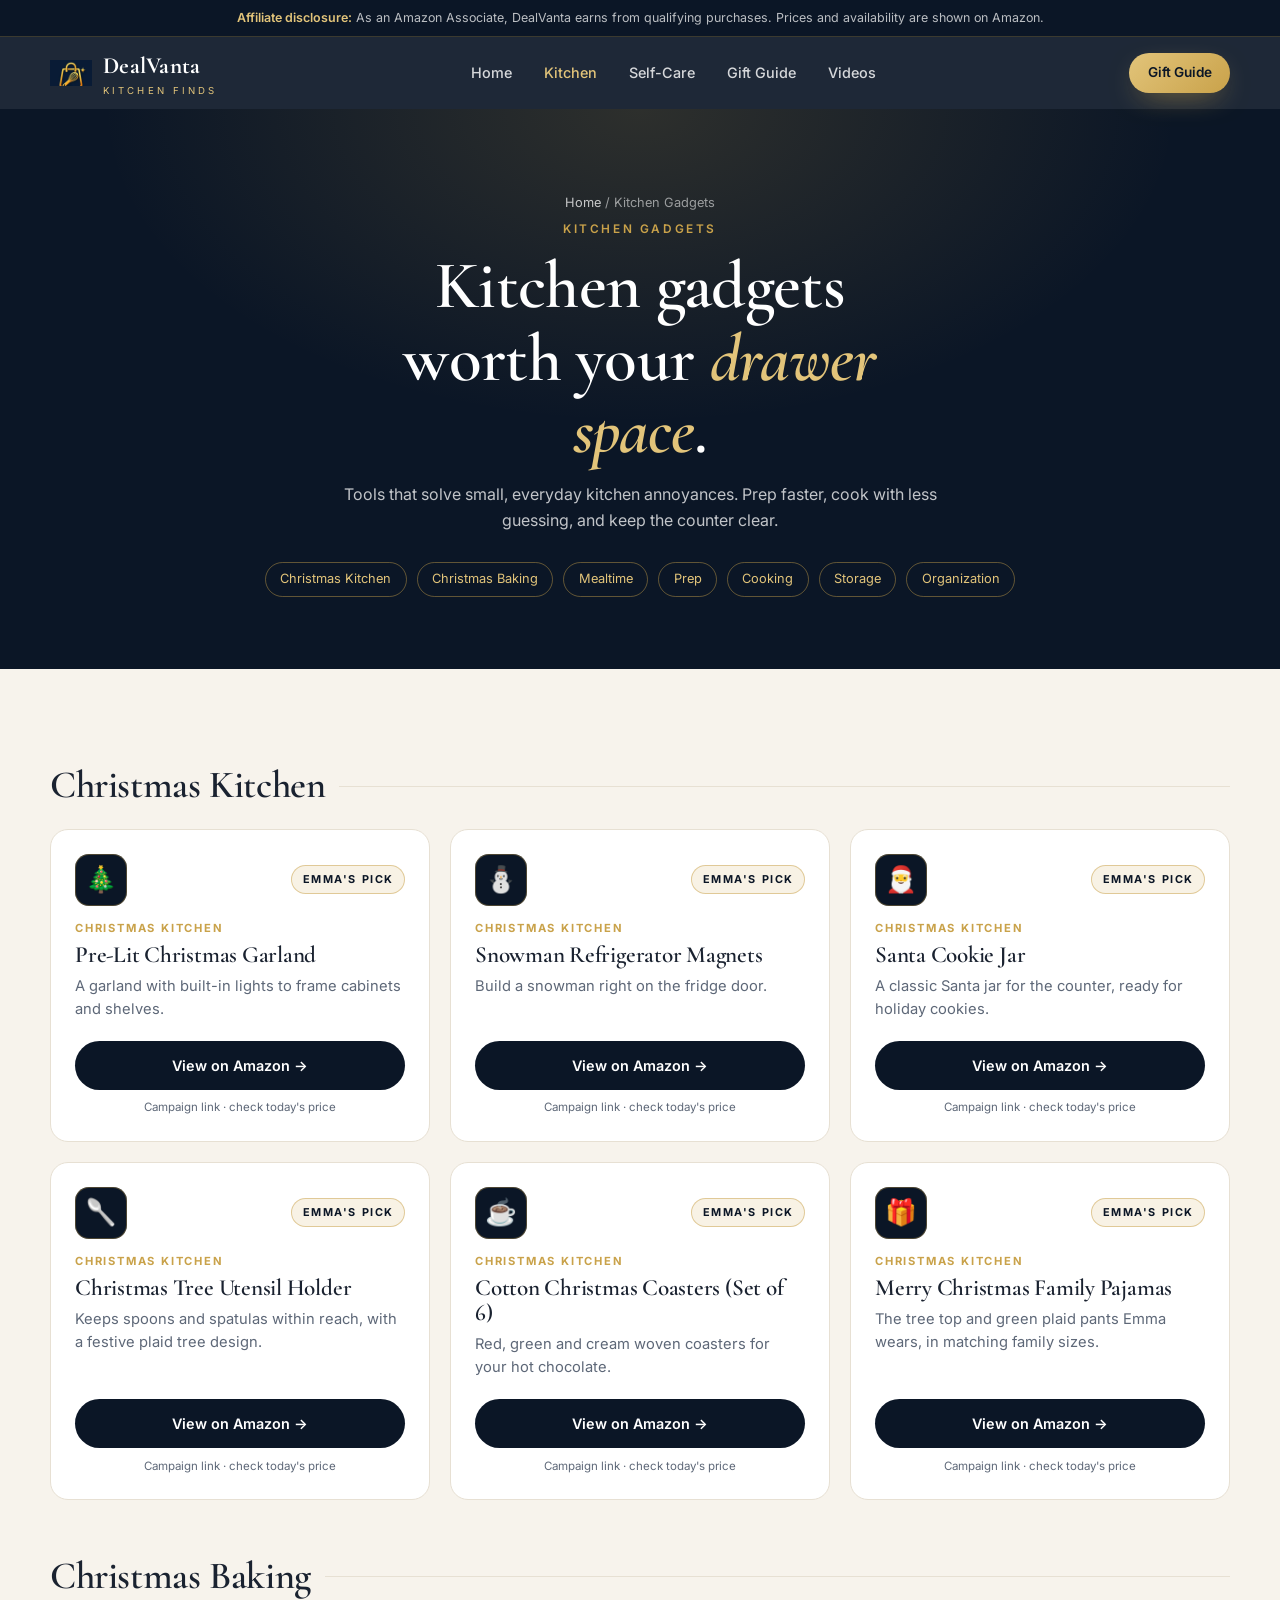
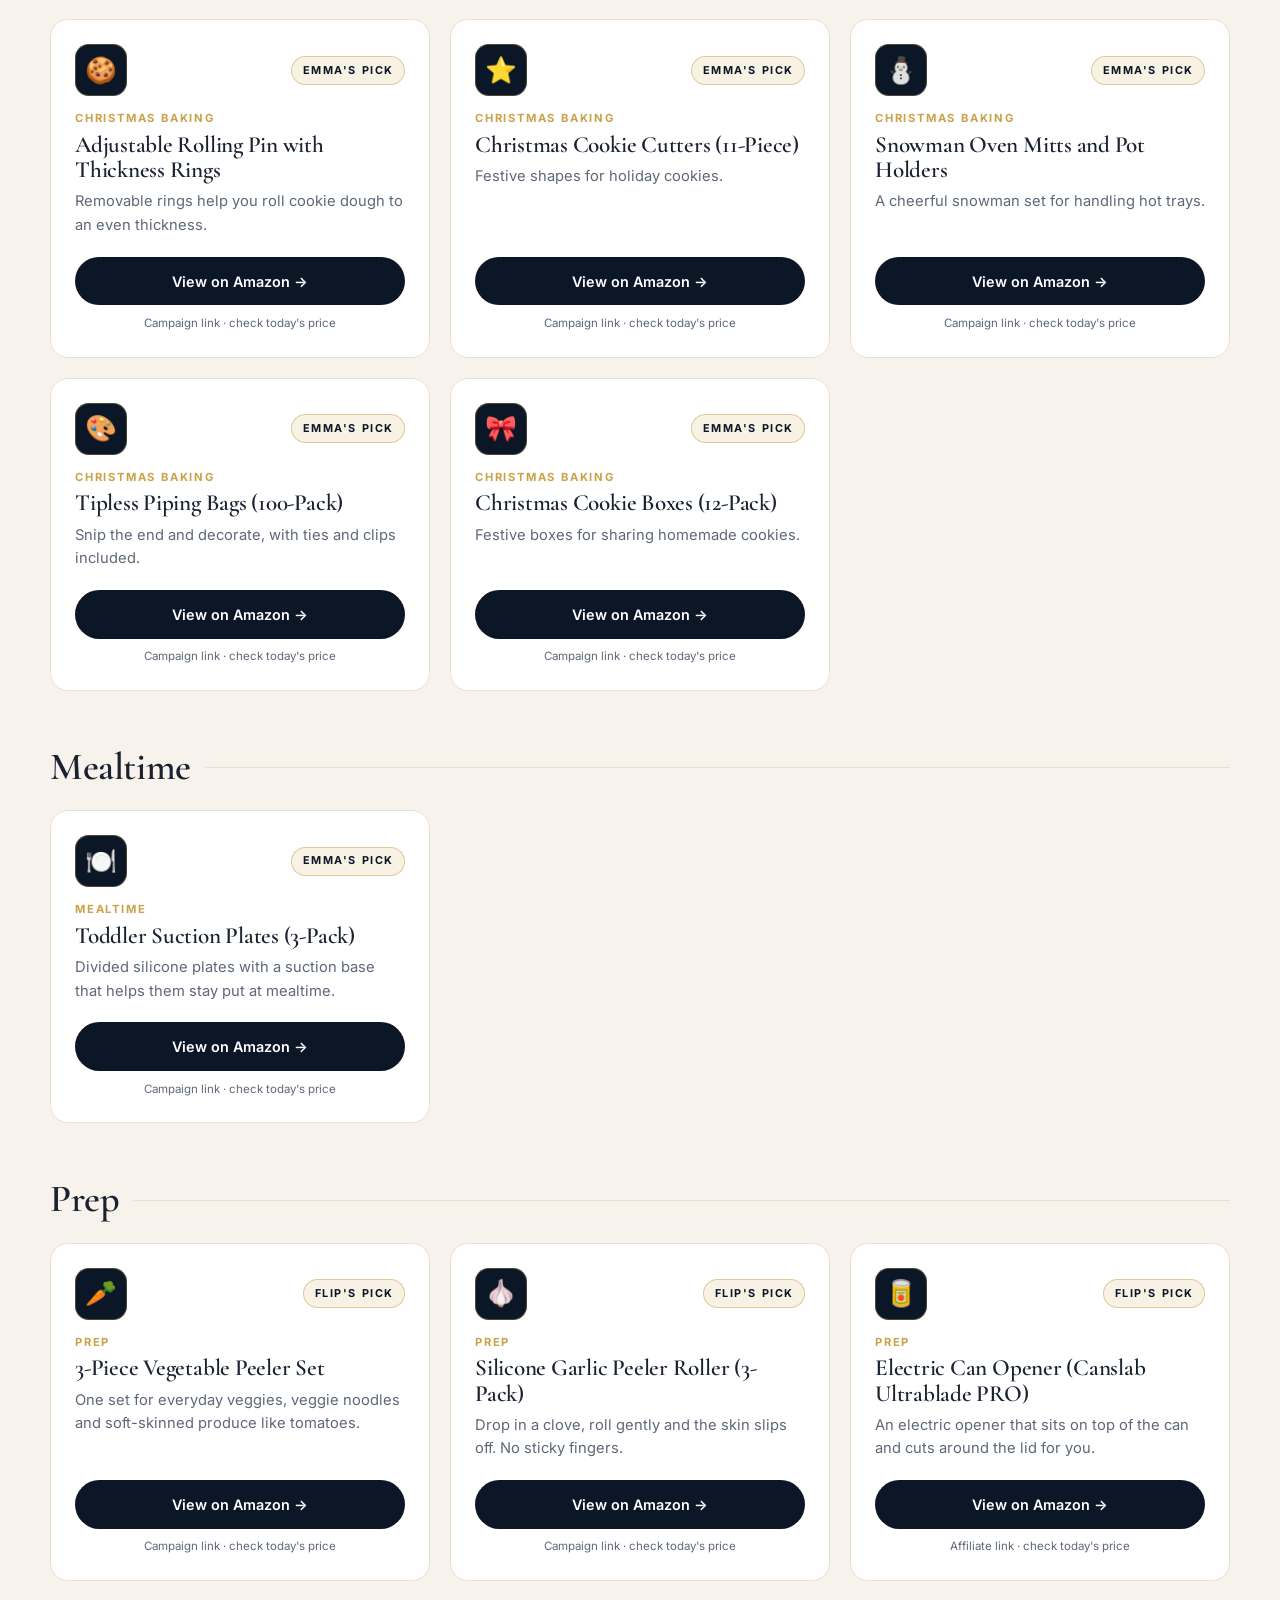
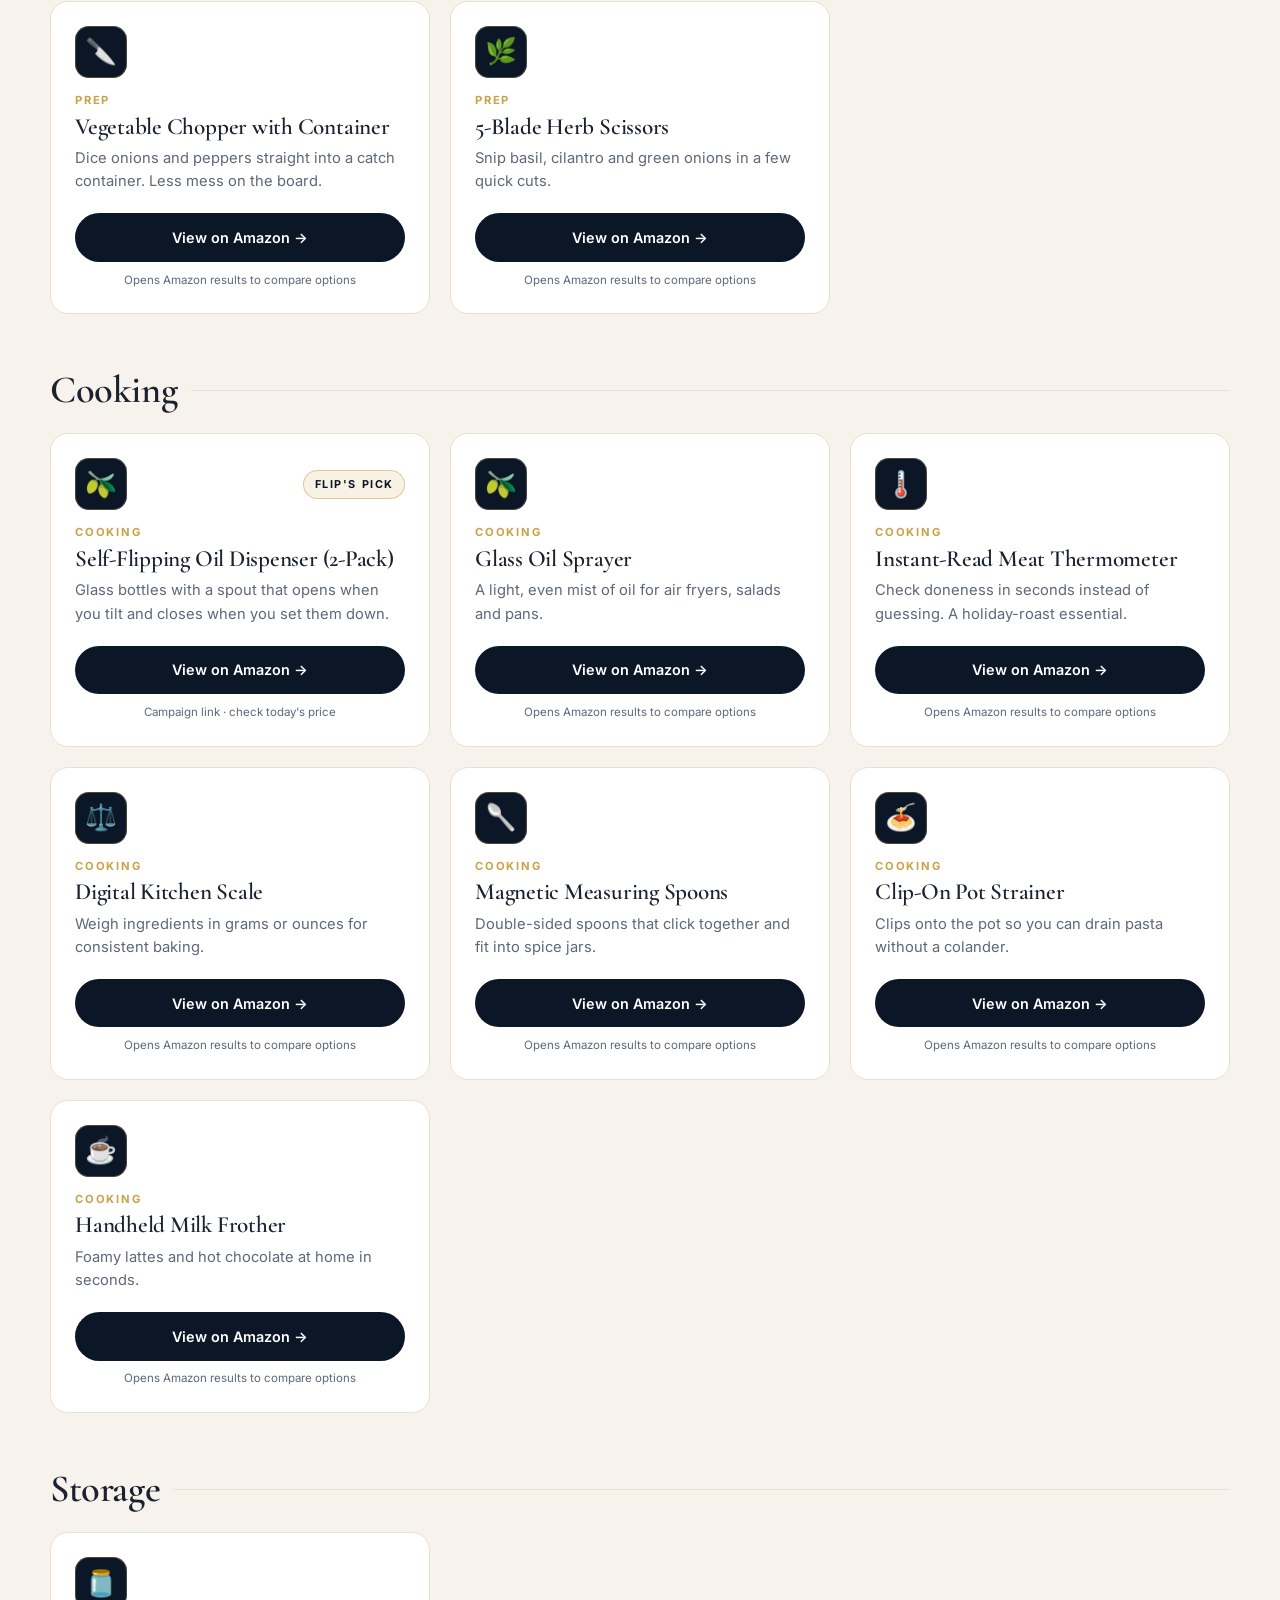
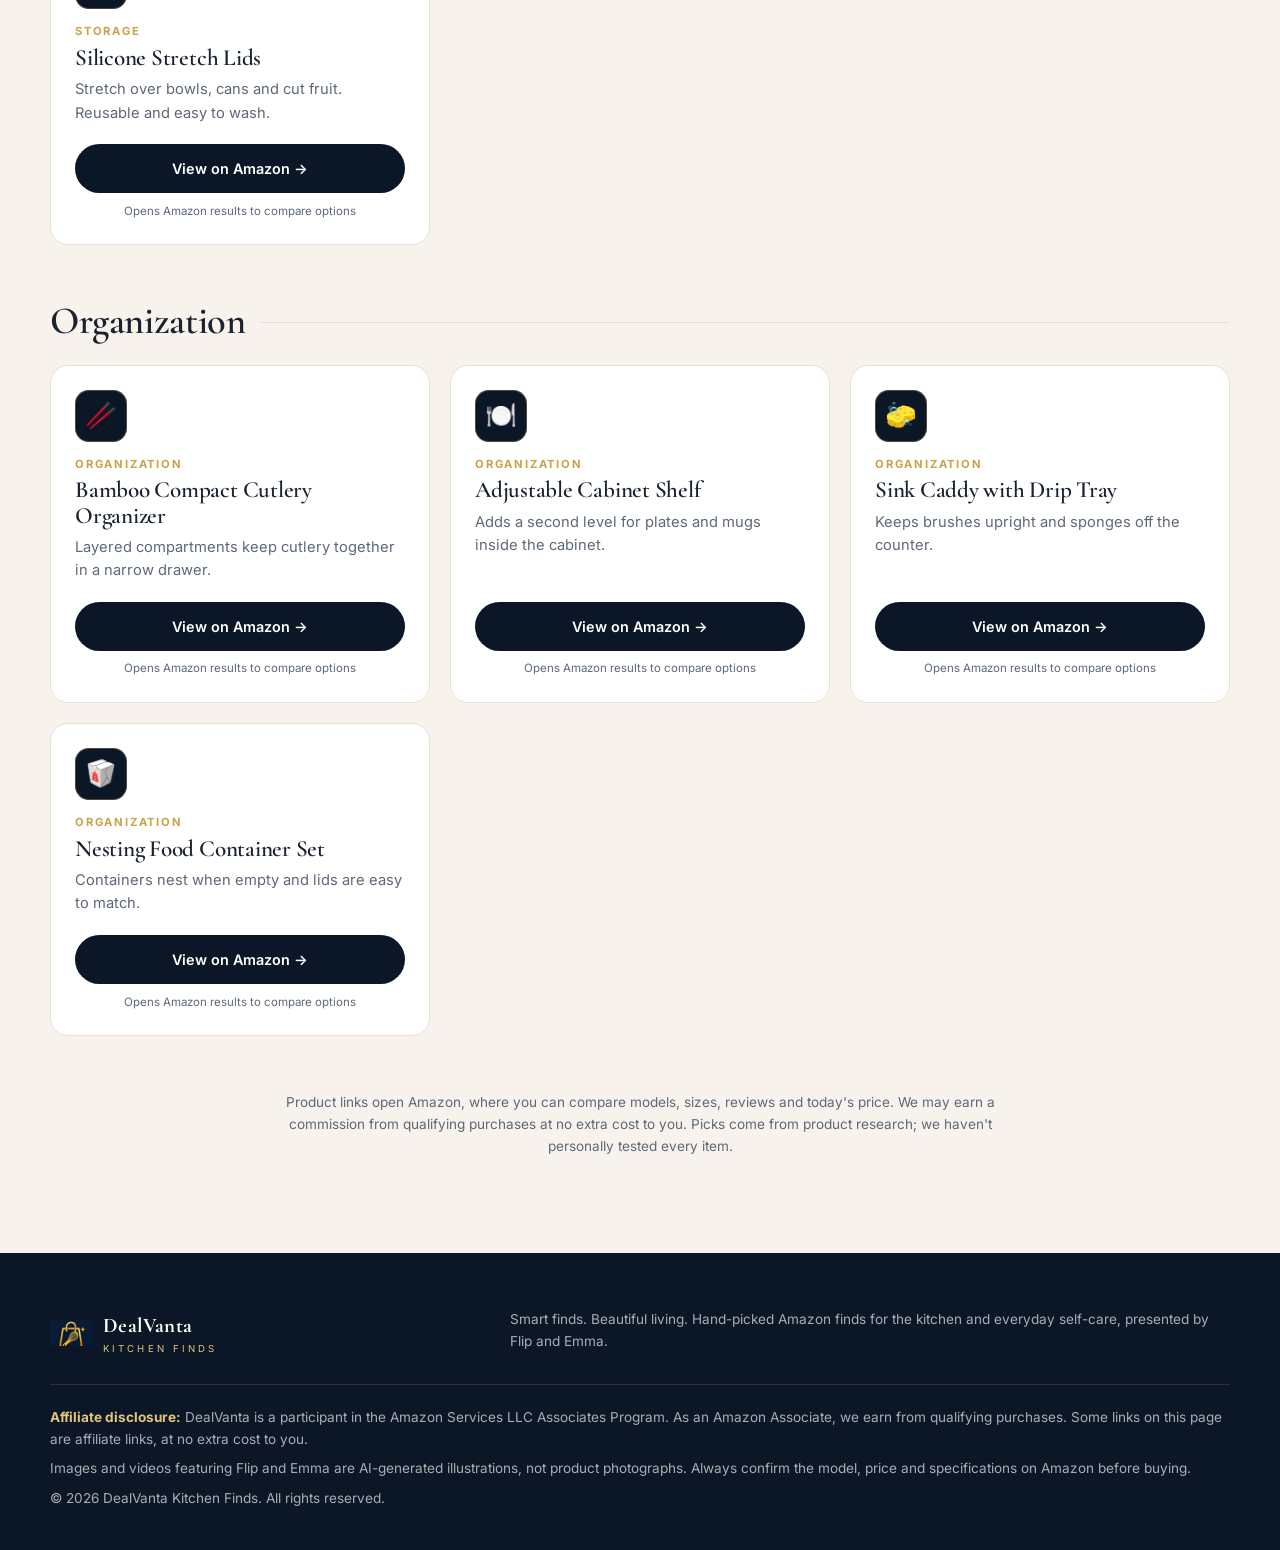
<file: kitchen-gadgets/index.html>
<!doctype html>
<html lang="en">
<head>
<meta charset="utf-8">
<meta name="viewport" content="width=device-width, initial-scale=1">
<title>Kitchen Gadgets Worth Your Drawer Space | DealVanta</title>
<meta name="description" content="Smart kitchen gadgets for prep, cooking and organization, hand-picked from Amazon by Flip.">
<meta property="og:title" content="Kitchen Gadgets Worth Your Drawer Space | DealVanta">
<meta property="og:description" content="Smart kitchen gadgets for prep, cooking and organization, hand-picked from Amazon by Flip.">
<link rel="icon" href="/favicon.ico" sizes="48x48">
<link rel="icon" href="/favicon-192.png" type="image/png" sizes="192x192">
<link rel="apple-touch-icon" href="/apple-touch-icon.png">
<link rel="preconnect" href="https://fonts.googleapis.com">
<link rel="preconnect" href="https://fonts.gstatic.com" crossorigin>
<link href="https://fonts.googleapis.com/css2?family=Cormorant+Garamond:ital,wght@0,500;0,600;0,700;1,500&family=Inter:wght@400;500;600;700&display=swap" rel="stylesheet">
<link rel="stylesheet" href="/assets/styles.css">
<link rel="canonical" href="https://dealvantadeals.com/kitchen-gadgets/">
<meta property="og:url" content="https://dealvantadeals.com/kitchen-gadgets/">
<meta property="og:image" content="https://dealvantadeals.com/assets/hero.webp">
<meta property="og:type" content="website">
<meta name="theme-color" content="#0B1626">
</head>
<body>

<div class="topbar"><strong>Affiliate disclosure:</strong> As an Amazon Associate, DealVanta earns from qualifying purchases. Prices and availability are shown on Amazon.</div>

<header class="site">
  <div class="wrap nav">
    <a class="brand" href="/" aria-label="DealVanta Kitchen Finds home">
      <img src="/assets/logo_mark.webp" alt="">
      <span><b>DealVanta</b><small>KITCHEN FINDS</small></span>
    </a>
    <ul class="menu">
      <li><a href="/">Home</a></li>
      <li><a href="/kitchen-gadgets/" class="active">Kitchen</a></li>
      <li><a href="/self-care/">Self-Care</a></li>
      <li><a href="/gift-guide/">Gift Guide</a></li>
      <li><a href="/#videos">Videos</a></li>
    </ul>
    <a class="btn btn-gold" href="/gift-guide/">Gift Guide</a>
  </div>
</header>

<main>
<section class="page-hero">
  <div class="wrap">
    <div class="crumbs"><a href="/">Home</a> / Kitchen Gadgets</div>
    <div class="eyebrow">Kitchen Gadgets</div>
    <h1>Kitchen gadgets worth your <em>drawer space</em>.</h1>
    <p>Tools that solve small, everyday kitchen annoyances. Prep faster, cook with less guessing, and keep the counter clear.</p>
    <div class="chips"><a class="chip" href="#christmas-kitchen">Christmas Kitchen</a><a class="chip" href="#christmas-baking">Christmas Baking</a><a class="chip" href="#mealtime">Mealtime</a><a class="chip" href="#prep">Prep</a><a class="chip" href="#cooking">Cooking</a><a class="chip" href="#storage">Storage</a><a class="chip" href="#organization">Organization</a></div>
  </div>
</section>

<section class="list">
  <div class="wrap">
    <div class="group" id="christmas-kitchen">
      <h2>Christmas Kitchen</h2>
      <div class="pgrid">
      <article class="prod reveal">
        <div class="top"><div class="ico" aria-hidden="true">🎄</div><span class="pick">Emma's pick</span></div>
        <div class="k">Christmas Kitchen</div>
        <h3>Pre-Lit Christmas Garland</h3>
        <p>A garland with built-in lights to frame cabinets and shelves.</p>
        <a class="btn btn-navy" href="https://link.amazon/B0gDsEu4b" target="_blank" rel="sponsored nofollow noopener">View on Amazon →</a>
        <div class="src">Campaign link · check today's price</div>
      </article>
      <article class="prod reveal">
        <div class="top"><div class="ico" aria-hidden="true">⛄</div><span class="pick">Emma's pick</span></div>
        <div class="k">Christmas Kitchen</div>
        <h3>Snowman Refrigerator Magnets</h3>
        <p>Build a snowman right on the fridge door.</p>
        <a class="btn btn-navy" href="https://link.amazon/B0baE1T3x" target="_blank" rel="sponsored nofollow noopener">View on Amazon →</a>
        <div class="src">Campaign link · check today's price</div>
      </article>
      <article class="prod reveal">
        <div class="top"><div class="ico" aria-hidden="true">🎅</div><span class="pick">Emma's pick</span></div>
        <div class="k">Christmas Kitchen</div>
        <h3>Santa Cookie Jar</h3>
        <p>A classic Santa jar for the counter, ready for holiday cookies.</p>
        <a class="btn btn-navy" href="https://link.amazon/B0aGfNRO7" target="_blank" rel="sponsored nofollow noopener">View on Amazon →</a>
        <div class="src">Campaign link · check today's price</div>
      </article>
      <article class="prod reveal">
        <div class="top"><div class="ico" aria-hidden="true">🥄</div><span class="pick">Emma's pick</span></div>
        <div class="k">Christmas Kitchen</div>
        <h3>Christmas Tree Utensil Holder</h3>
        <p>Keeps spoons and spatulas within reach, with a festive plaid tree design.</p>
        <a class="btn btn-navy" href="https://link.amazon/B065yeclc" target="_blank" rel="sponsored nofollow noopener">View on Amazon →</a>
        <div class="src">Campaign link · check today's price</div>
      </article>
      <article class="prod reveal">
        <div class="top"><div class="ico" aria-hidden="true">☕</div><span class="pick">Emma's pick</span></div>
        <div class="k">Christmas Kitchen</div>
        <h3>Cotton Christmas Coasters (Set of 6)</h3>
        <p>Red, green and cream woven coasters for your hot chocolate.</p>
        <a class="btn btn-navy" href="https://link.amazon/B05WGw6SV" target="_blank" rel="sponsored nofollow noopener">View on Amazon →</a>
        <div class="src">Campaign link · check today's price</div>
      </article>
      <article class="prod reveal">
        <div class="top"><div class="ico" aria-hidden="true">🎁</div><span class="pick">Emma's pick</span></div>
        <div class="k">Christmas Kitchen</div>
        <h3>Merry Christmas Family Pajamas</h3>
        <p>The tree top and green plaid pants Emma wears, in matching family sizes.</p>
        <a class="btn btn-navy" href="https://link.amazon/B04oN2D3F" target="_blank" rel="sponsored nofollow noopener">View on Amazon →</a>
        <div class="src">Campaign link · check today's price</div>
      </article>
      </div>
    </div>
    <div class="group" id="christmas-baking">
      <h2>Christmas Baking</h2>
      <div class="pgrid">
      <article class="prod reveal">
        <div class="top"><div class="ico" aria-hidden="true">🍪</div><span class="pick">Emma's pick</span></div>
        <div class="k">Christmas Baking</div>
        <h3>Adjustable Rolling Pin with Thickness Rings</h3>
        <p>Removable rings help you roll cookie dough to an even thickness.</p>
        <a class="btn btn-navy" href="https://link.amazon/B05pyP9my" target="_blank" rel="sponsored nofollow noopener">View on Amazon →</a>
        <div class="src">Campaign link · check today's price</div>
      </article>
      <article class="prod reveal">
        <div class="top"><div class="ico" aria-hidden="true">⭐</div><span class="pick">Emma's pick</span></div>
        <div class="k">Christmas Baking</div>
        <h3>Christmas Cookie Cutters (11-Piece)</h3>
        <p>Festive shapes for holiday cookies.</p>
        <a class="btn btn-navy" href="https://link.amazon/B0e0cvobM" target="_blank" rel="sponsored nofollow noopener">View on Amazon →</a>
        <div class="src">Campaign link · check today's price</div>
      </article>
      <article class="prod reveal">
        <div class="top"><div class="ico" aria-hidden="true">⛄</div><span class="pick">Emma's pick</span></div>
        <div class="k">Christmas Baking</div>
        <h3>Snowman Oven Mitts and Pot Holders</h3>
        <p>A cheerful snowman set for handling hot trays.</p>
        <a class="btn btn-navy" href="https://link.amazon/B0b74t4Zj" target="_blank" rel="sponsored nofollow noopener">View on Amazon →</a>
        <div class="src">Campaign link · check today's price</div>
      </article>
      <article class="prod reveal">
        <div class="top"><div class="ico" aria-hidden="true">🎨</div><span class="pick">Emma's pick</span></div>
        <div class="k">Christmas Baking</div>
        <h3>Tipless Piping Bags (100-Pack)</h3>
        <p>Snip the end and decorate, with ties and clips included.</p>
        <a class="btn btn-navy" href="https://link.amazon/B0j6NELAF" target="_blank" rel="sponsored nofollow noopener">View on Amazon →</a>
        <div class="src">Campaign link · check today's price</div>
      </article>
      <article class="prod reveal">
        <div class="top"><div class="ico" aria-hidden="true">🎀</div><span class="pick">Emma's pick</span></div>
        <div class="k">Christmas Baking</div>
        <h3>Christmas Cookie Boxes (12-Pack)</h3>
        <p>Festive boxes for sharing homemade cookies.</p>
        <a class="btn btn-navy" href="https://link.amazon/B08anaEi1" target="_blank" rel="sponsored nofollow noopener">View on Amazon →</a>
        <div class="src">Campaign link · check today's price</div>
      </article>
      </div>
    </div>
    <div class="group" id="mealtime">
      <h2>Mealtime</h2>
      <div class="pgrid">
      <article class="prod reveal">
        <div class="top"><div class="ico" aria-hidden="true">🍽️</div><span class="pick">Emma's pick</span></div>
        <div class="k">Mealtime</div>
        <h3>Toddler Suction Plates (3-Pack)</h3>
        <p>Divided silicone plates with a suction base that helps them stay put at mealtime.</p>
        <a class="btn btn-navy" href="https://link.amazon/B00Lxp15K" target="_blank" rel="sponsored nofollow noopener">View on Amazon →</a>
        <div class="src">Campaign link · check today's price</div>
      </article>
      </div>
    </div>
    <div class="group" id="prep">
      <h2>Prep</h2>
      <div class="pgrid">
      <article class="prod reveal">
        <div class="top"><div class="ico" aria-hidden="true">🥕</div><span class="pick">Flip's pick</span></div>
        <div class="k">Prep</div>
        <h3>3-Piece Vegetable Peeler Set</h3>
        <p>One set for everyday veggies, veggie noodles and soft-skinned produce like tomatoes.</p>
        <a class="btn btn-navy" href="https://www.amazon.com/dp/B0DCVJN7T9?ref=t_ac_view_request_product_image&amp;campaignId=amzn1.campaign.3AM2BW7GYG7HB&amp;linkCode=tr1&amp;tag=aristides20-20&amp;linkId=amzn1.campaign.3AM2BW7GYG7HB_1793306185962" target="_blank" rel="sponsored nofollow noopener">View on Amazon →</a>
        <div class="src">Campaign link · check today's price</div>
      </article>
      <article class="prod reveal">
        <div class="top"><div class="ico" aria-hidden="true">🧄</div><span class="pick">Flip's pick</span></div>
        <div class="k">Prep</div>
        <h3>Silicone Garlic Peeler Roller (3-Pack)</h3>
        <p>Drop in a clove, roll gently and the skin slips off. No sticky fingers.</p>
        <a class="btn btn-navy" href="https://www.amazon.com/dp/B0G2XQHBP3?ref=t_ac_view_request_product_image&amp;campaignId=amzn1.campaign.XRJBKM8XHNEK&amp;linkCode=tr1&amp;tag=aristides20-20&amp;linkId=amzn1.campaign.XRJBKM8XHNEK_1793306124298" target="_blank" rel="sponsored nofollow noopener">View on Amazon →</a>
        <div class="src">Campaign link · check today's price</div>
      </article>
      <article class="prod reveal">
        <div class="top"><div class="ico" aria-hidden="true">🥫</div><span class="pick">Flip's pick</span></div>
        <div class="k">Prep</div>
        <h3>Electric Can Opener (Canslab Ultrablade PRO)</h3>
        <p>An electric opener that sits on top of the can and cuts around the lid for you.</p>
        <a class="btn btn-navy" href="https://www.amazon.com/dp/B0CWL1FJXK?tag=aristides20-20" target="_blank" rel="sponsored nofollow noopener">View on Amazon →</a>
        <div class="src">Affiliate link · check today's price</div>
      </article>
      <article class="prod reveal">
        <div class="top"><div class="ico" aria-hidden="true">🔪</div></div>
        <div class="k">Prep</div>
        <h3>Vegetable Chopper with Container</h3>
        <p>Dice onions and peppers straight into a catch container. Less mess on the board.</p>
        <a class="btn btn-navy" href="https://www.amazon.com/s?k=vegetable+chopper+with+container&amp;tag=aristides20-20" target="_blank" rel="sponsored nofollow noopener">View on Amazon →</a>
        <div class="src">Opens Amazon results to compare options</div>
      </article>
      <article class="prod reveal">
        <div class="top"><div class="ico" aria-hidden="true">🌿</div></div>
        <div class="k">Prep</div>
        <h3>5-Blade Herb Scissors</h3>
        <p>Snip basil, cilantro and green onions in a few quick cuts.</p>
        <a class="btn btn-navy" href="https://www.amazon.com/s?k=herb+scissors+5+blade&amp;tag=aristides20-20" target="_blank" rel="sponsored nofollow noopener">View on Amazon →</a>
        <div class="src">Opens Amazon results to compare options</div>
      </article>
      </div>
    </div>
    <div class="group" id="cooking">
      <h2>Cooking</h2>
      <div class="pgrid">
      <article class="prod reveal">
        <div class="top"><div class="ico" aria-hidden="true">🫒</div><span class="pick">Flip's pick</span></div>
        <div class="k">Cooking</div>
        <h3>Self-Flipping Oil Dispenser (2-Pack)</h3>
        <p>Glass bottles with a spout that opens when you tilt and closes when you set them down.</p>
        <a class="btn btn-navy" href="https://www.amazon.com/dp/B0BRSGZHLS?ref=t_ac_view_request_product_image&amp;campaignId=amzn1.campaign.1PEMLW08LYYLW&amp;linkCode=tr1&amp;tag=aristides20-20&amp;linkId=amzn1.campaign.1PEMLW08LYYLW_1793391077928" target="_blank" rel="sponsored nofollow noopener">View on Amazon →</a>
        <div class="src">Campaign link · check today's price</div>
      </article>
      <article class="prod reveal">
        <div class="top"><div class="ico" aria-hidden="true">🫒</div></div>
        <div class="k">Cooking</div>
        <h3>Glass Oil Sprayer</h3>
        <p>A light, even mist of oil for air fryers, salads and pans.</p>
        <a class="btn btn-navy" href="https://www.amazon.com/s?k=glass+olive+oil+sprayer+for+cooking&amp;tag=aristides20-20" target="_blank" rel="sponsored nofollow noopener">View on Amazon →</a>
        <div class="src">Opens Amazon results to compare options</div>
      </article>
      <article class="prod reveal">
        <div class="top"><div class="ico" aria-hidden="true">🌡️</div></div>
        <div class="k">Cooking</div>
        <h3>Instant-Read Meat Thermometer</h3>
        <p>Check doneness in seconds instead of guessing. A holiday-roast essential.</p>
        <a class="btn btn-navy" href="https://www.amazon.com/s?k=instant+read+meat+thermometer+digital&amp;tag=aristides20-20" target="_blank" rel="sponsored nofollow noopener">View on Amazon →</a>
        <div class="src">Opens Amazon results to compare options</div>
      </article>
      <article class="prod reveal">
        <div class="top"><div class="ico" aria-hidden="true">⚖️</div></div>
        <div class="k">Cooking</div>
        <h3>Digital Kitchen Scale</h3>
        <p>Weigh ingredients in grams or ounces for consistent baking.</p>
        <a class="btn btn-navy" href="https://www.amazon.com/s?k=digital+kitchen+scale+grams+ounces&amp;tag=aristides20-20" target="_blank" rel="sponsored nofollow noopener">View on Amazon →</a>
        <div class="src">Opens Amazon results to compare options</div>
      </article>
      <article class="prod reveal">
        <div class="top"><div class="ico" aria-hidden="true">🥄</div></div>
        <div class="k">Cooking</div>
        <h3>Magnetic Measuring Spoons</h3>
        <p>Double-sided spoons that click together and fit into spice jars.</p>
        <a class="btn btn-navy" href="https://www.amazon.com/s?k=magnetic+measuring+spoons+set&amp;tag=aristides20-20" target="_blank" rel="sponsored nofollow noopener">View on Amazon →</a>
        <div class="src">Opens Amazon results to compare options</div>
      </article>
      <article class="prod reveal">
        <div class="top"><div class="ico" aria-hidden="true">🍝</div></div>
        <div class="k">Cooking</div>
        <h3>Clip-On Pot Strainer</h3>
        <p>Clips onto the pot so you can drain pasta without a colander.</p>
        <a class="btn btn-navy" href="https://www.amazon.com/s?k=clip+on+pot+strainer+silicone&amp;tag=aristides20-20" target="_blank" rel="sponsored nofollow noopener">View on Amazon →</a>
        <div class="src">Opens Amazon results to compare options</div>
      </article>
      <article class="prod reveal">
        <div class="top"><div class="ico" aria-hidden="true">☕</div></div>
        <div class="k">Cooking</div>
        <h3>Handheld Milk Frother</h3>
        <p>Foamy lattes and hot chocolate at home in seconds.</p>
        <a class="btn btn-navy" href="https://www.amazon.com/s?k=handheld+milk+frother&amp;tag=aristides20-20" target="_blank" rel="sponsored nofollow noopener">View on Amazon →</a>
        <div class="src">Opens Amazon results to compare options</div>
      </article>
      </div>
    </div>
    <div class="group" id="storage">
      <h2>Storage</h2>
      <div class="pgrid">
      <article class="prod reveal">
        <div class="top"><div class="ico" aria-hidden="true">🫙</div></div>
        <div class="k">Storage</div>
        <h3>Silicone Stretch Lids</h3>
        <p>Stretch over bowls, cans and cut fruit. Reusable and easy to wash.</p>
        <a class="btn btn-navy" href="https://www.amazon.com/s?k=silicone+stretch+lids+set&amp;tag=aristides20-20" target="_blank" rel="sponsored nofollow noopener">View on Amazon →</a>
        <div class="src">Opens Amazon results to compare options</div>
      </article>
      </div>
    </div>
    <div class="group" id="organization">
      <h2>Organization</h2>
      <div class="pgrid">
      <article class="prod reveal">
        <div class="top"><div class="ico" aria-hidden="true">🥢</div></div>
        <div class="k">Organization</div>
        <h3>Bamboo Compact Cutlery Organizer</h3>
        <p>Layered compartments keep cutlery together in a narrow drawer.</p>
        <a class="btn btn-navy" href="https://www.amazon.com/s?k=Joseph+Joseph+DrawerStore+bamboo+compact+cutlery+organizer&amp;tag=aristides20-20" target="_blank" rel="sponsored nofollow noopener">View on Amazon →</a>
        <div class="src">Opens Amazon results to compare options</div>
      </article>
      <article class="prod reveal">
        <div class="top"><div class="ico" aria-hidden="true">🍽️</div></div>
        <div class="k">Organization</div>
        <h3>Adjustable Cabinet Shelf</h3>
        <p>Adds a second level for plates and mugs inside the cabinet.</p>
        <a class="btn btn-navy" href="https://www.amazon.com/s?k=YouCopia+UpSpace+Adjustable+Shelf&amp;tag=aristides20-20" target="_blank" rel="sponsored nofollow noopener">View on Amazon →</a>
        <div class="src">Opens Amazon results to compare options</div>
      </article>
      <article class="prod reveal">
        <div class="top"><div class="ico" aria-hidden="true">🧽</div></div>
        <div class="k">Organization</div>
        <h3>Sink Caddy with Drip Tray</h3>
        <p>Keeps brushes upright and sponges off the counter.</p>
        <a class="btn btn-navy" href="https://www.amazon.com/s?k=OXO+Good+Grips+Sink+Caddy&amp;tag=aristides20-20" target="_blank" rel="sponsored nofollow noopener">View on Amazon →</a>
        <div class="src">Opens Amazon results to compare options</div>
      </article>
      <article class="prod reveal">
        <div class="top"><div class="ico" aria-hidden="true">🥡</div></div>
        <div class="k">Organization</div>
        <h3>Nesting Food Container Set</h3>
        <p>Containers nest when empty and lids are easy to match.</p>
        <a class="btn btn-navy" href="https://www.amazon.com/s?k=Joseph+Joseph+Nest+Lock+food+container+set&amp;tag=aristides20-20" target="_blank" rel="sponsored nofollow noopener">View on Amazon →</a>
        <div class="src">Opens Amazon results to compare options</div>
      </article>
      </div>
    </div>
    <p class="note-box">Product links open Amazon, where you can compare models, sizes, reviews and today's price. We may earn a commission from qualifying purchases at no extra cost to you. Picks come from product research; we haven't personally tested every item.</p>
  </div>
</section>
</main>

<footer>
  <div class="wrap">
    <div class="cols">
      <a class="brand" href="/"><img src="/assets/logo_mark.webp" alt=""><span><b>DealVanta</b><small>KITCHEN FINDS</small></span></a>
      <p class="small">Smart finds. Beautiful living. Hand-picked Amazon finds for the kitchen and everyday self-care, presented by Flip and Emma.</p>
    </div>
    <div class="legal">
      <p><strong style="color:var(--gold-2)">Affiliate disclosure:</strong> DealVanta is a participant in the Amazon Services LLC Associates Program. As an Amazon Associate, we earn from qualifying purchases. Some links on this page are affiliate links, at no extra cost to you.</p>
      <p>Images and videos featuring Flip and Emma are AI-generated illustrations, not product photographs. Always confirm the model, price and specifications on Amazon before buying.</p>
      <p>© 2026 DealVanta Kitchen Finds. All rights reserved.</p>
    </div>
  </div>
</footer>

<script>
  (function(){
    var els=document.querySelectorAll('.reveal');
    if(!('IntersectionObserver' in window)){els.forEach(function(e){e.classList.add('in')});return;}
    var io=new IntersectionObserver(function(entries){entries.forEach(function(en){if(en.isIntersecting){en.target.classList.add('in');io.unobserve(en.target);}})},{threshold:.12});
    els.forEach(function(e){io.observe(e)});
  })();
</script>
</body>
</html>
</file>
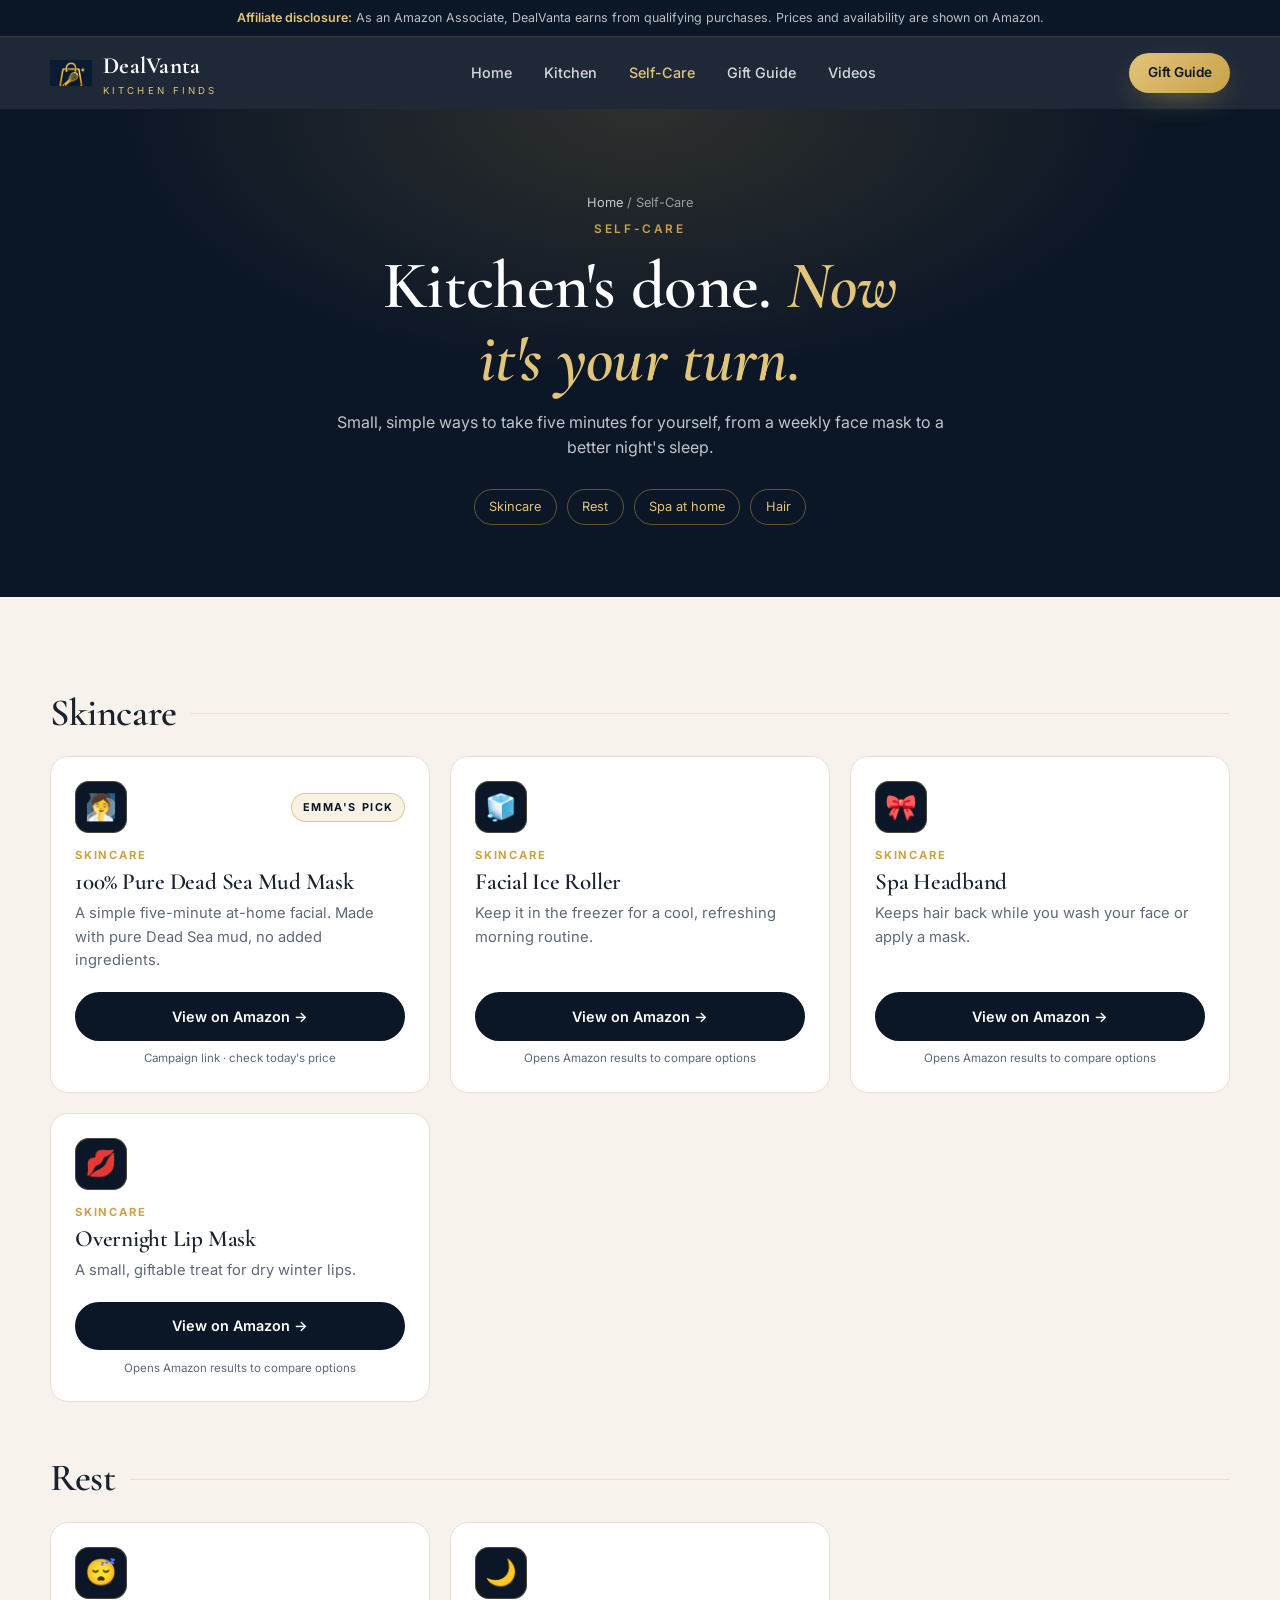
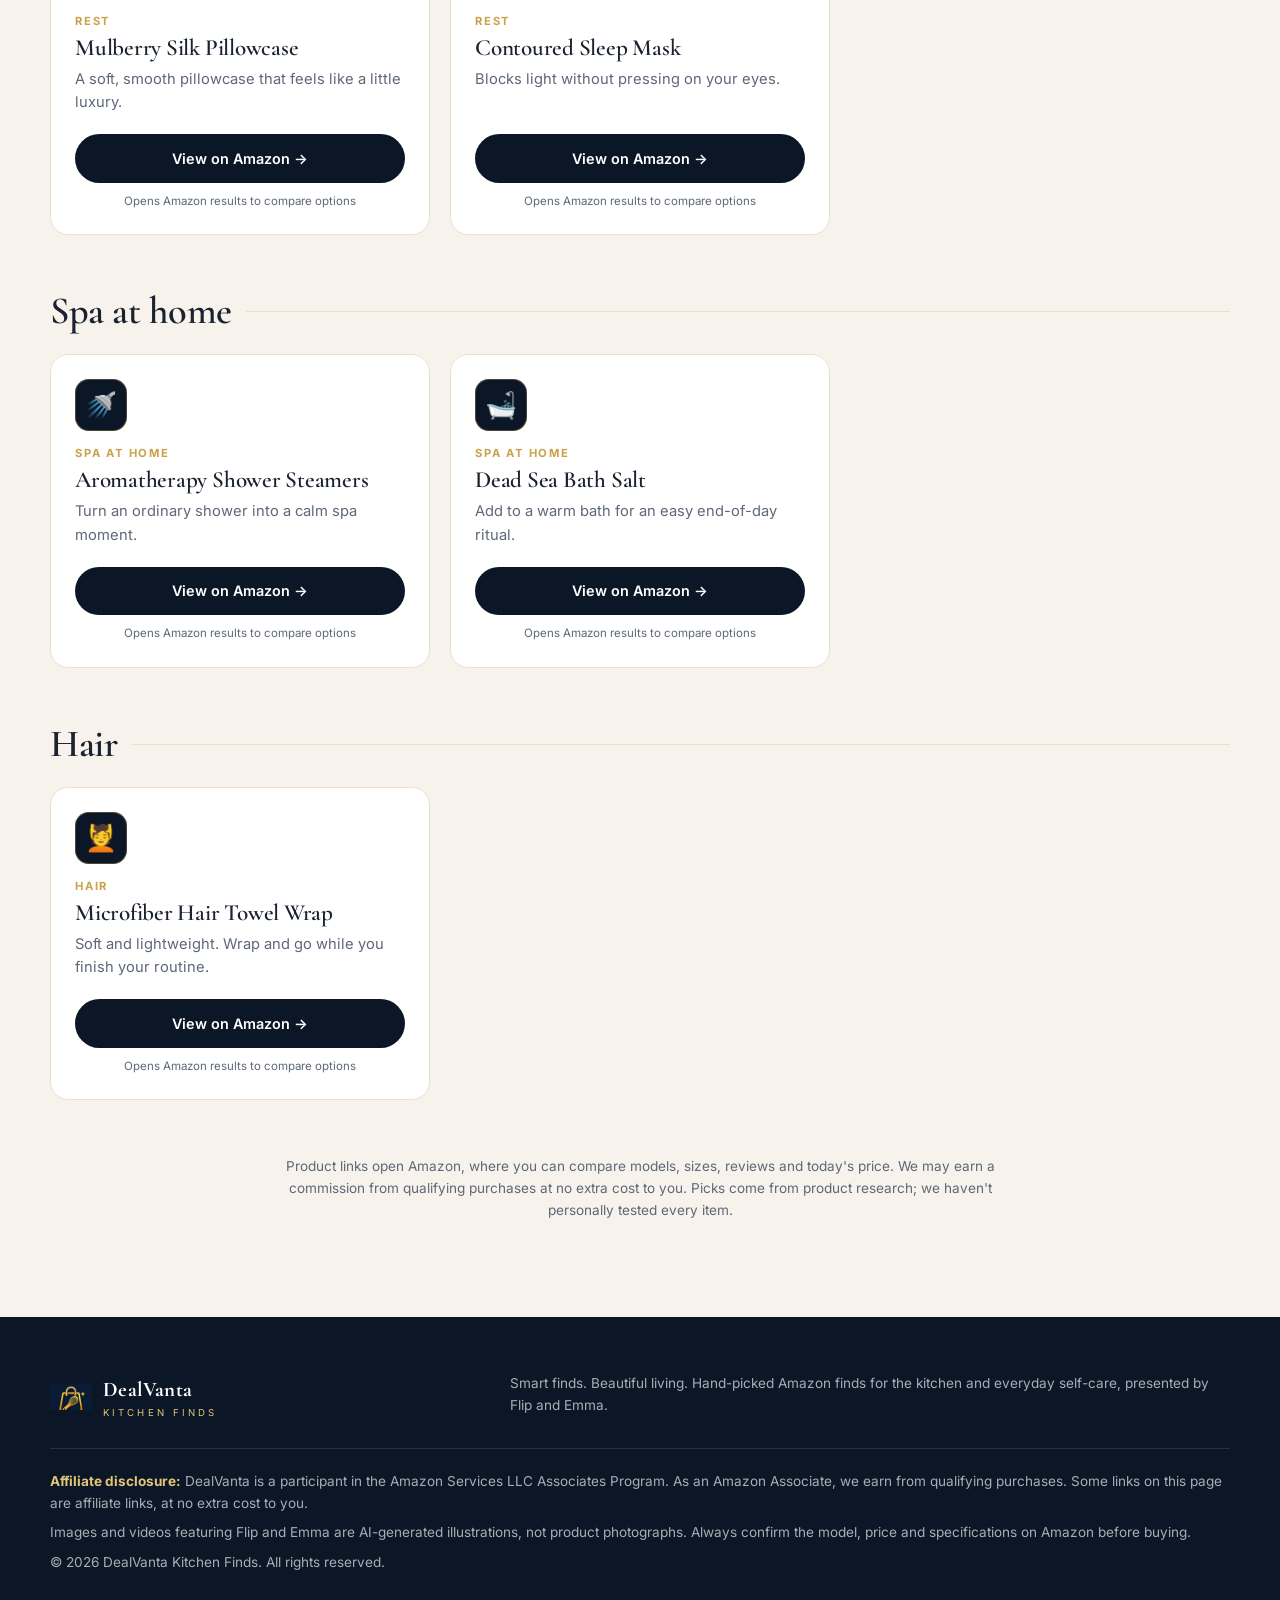
<file: self-care/index.html>
<!doctype html>
<html lang="en">
<head>
<meta charset="utf-8">
<meta name="viewport" content="width=device-width, initial-scale=1">
<title>Simple Self-Care Finds | DealVanta</title>
<meta name="description" content="Easy at-home self-care finds: skincare, rest and spa-at-home picks from Amazon, chosen by Emma.">
<meta property="og:title" content="Simple Self-Care Finds | DealVanta">
<meta property="og:description" content="Easy at-home self-care finds: skincare, rest and spa-at-home picks from Amazon, chosen by Emma.">
<link rel="icon" href="/favicon.ico" sizes="48x48">
<link rel="icon" href="/favicon-192.png" type="image/png" sizes="192x192">
<link rel="apple-touch-icon" href="/apple-touch-icon.png">
<link rel="preconnect" href="https://fonts.googleapis.com">
<link rel="preconnect" href="https://fonts.gstatic.com" crossorigin>
<link href="https://fonts.googleapis.com/css2?family=Cormorant+Garamond:ital,wght@0,500;0,600;0,700;1,500&family=Inter:wght@400;500;600;700&display=swap" rel="stylesheet">
<link rel="stylesheet" href="/assets/styles.css">
<link rel="canonical" href="https://dealvantadeals.com/self-care/">
<meta property="og:url" content="https://dealvantadeals.com/self-care/">
<meta property="og:image" content="https://dealvantadeals.com/assets/hero.webp">
<meta property="og:type" content="website">
<meta name="theme-color" content="#0B1626">
</head>
<body>

<div class="topbar"><strong>Affiliate disclosure:</strong> As an Amazon Associate, DealVanta earns from qualifying purchases. Prices and availability are shown on Amazon.</div>

<header class="site">
  <div class="wrap nav">
    <a class="brand" href="/" aria-label="DealVanta Kitchen Finds home">
      <img src="/assets/logo_mark.webp" alt="">
      <span><b>DealVanta</b><small>KITCHEN FINDS</small></span>
    </a>
    <ul class="menu">
      <li><a href="/">Home</a></li>
      <li><a href="/kitchen-gadgets/">Kitchen</a></li>
      <li><a href="/self-care/" class="active">Self-Care</a></li>
      <li><a href="/gift-guide/">Gift Guide</a></li>
      <li><a href="/#videos">Videos</a></li>
    </ul>
    <a class="btn btn-gold" href="/gift-guide/">Gift Guide</a>
  </div>
</header>

<main>
<section class="page-hero">
  <div class="wrap">
    <div class="crumbs"><a href="/">Home</a> / Self-Care</div>
    <div class="eyebrow">Self-Care</div>
    <h1>Kitchen's done. <em>Now it's your turn.</em></h1>
    <p>Small, simple ways to take five minutes for yourself, from a weekly face mask to a better night&#x27;s sleep.</p>
    <div class="chips"><a class="chip" href="#skincare">Skincare</a><a class="chip" href="#rest">Rest</a><a class="chip" href="#spa-at-home">Spa at home</a><a class="chip" href="#hair">Hair</a></div>
  </div>
</section>

<section class="list">
  <div class="wrap">
    <div class="group" id="skincare">
      <h2>Skincare</h2>
      <div class="pgrid">
      <article class="prod reveal">
        <div class="top"><div class="ico" aria-hidden="true">🧖‍♀️</div><span class="pick">Emma's pick</span></div>
        <div class="k">Skincare</div>
        <h3>100% Pure Dead Sea Mud Mask</h3>
        <p>A simple five-minute at-home facial. Made with pure Dead Sea mud, no added ingredients.</p>
        <a class="btn btn-navy" href="https://www.amazon.com/dp/B07V7G7MBK?ref=t_ac_view_request_product_image&amp;campaignId=amzn1.campaign.209ANM0WTRQSV&amp;linkCode=tr1&amp;tag=aristides20-20&amp;linkId=amzn1.campaign.209ANM0WTRQSV_1793296467304" target="_blank" rel="sponsored nofollow noopener">View on Amazon →</a>
        <div class="src">Campaign link · check today's price</div>
      </article>
      <article class="prod reveal">
        <div class="top"><div class="ico" aria-hidden="true">🧊</div></div>
        <div class="k">Skincare</div>
        <h3>Facial Ice Roller</h3>
        <p>Keep it in the freezer for a cool, refreshing morning routine.</p>
        <a class="btn btn-navy" href="https://www.amazon.com/s?k=ice+roller+for+face&amp;tag=aristides20-20" target="_blank" rel="sponsored nofollow noopener">View on Amazon →</a>
        <div class="src">Opens Amazon results to compare options</div>
      </article>
      <article class="prod reveal">
        <div class="top"><div class="ico" aria-hidden="true">🎀</div></div>
        <div class="k">Skincare</div>
        <h3>Spa Headband</h3>
        <p>Keeps hair back while you wash your face or apply a mask.</p>
        <a class="btn btn-navy" href="https://www.amazon.com/s?k=spa+headband+for+washing+face&amp;tag=aristides20-20" target="_blank" rel="sponsored nofollow noopener">View on Amazon →</a>
        <div class="src">Opens Amazon results to compare options</div>
      </article>
      <article class="prod reveal">
        <div class="top"><div class="ico" aria-hidden="true">💋</div></div>
        <div class="k">Skincare</div>
        <h3>Overnight Lip Mask</h3>
        <p>A small, giftable treat for dry winter lips.</p>
        <a class="btn btn-navy" href="https://www.amazon.com/s?k=lip+sleeping+mask&amp;tag=aristides20-20" target="_blank" rel="sponsored nofollow noopener">View on Amazon →</a>
        <div class="src">Opens Amazon results to compare options</div>
      </article>
      </div>
    </div>
    <div class="group" id="rest">
      <h2>Rest</h2>
      <div class="pgrid">
      <article class="prod reveal">
        <div class="top"><div class="ico" aria-hidden="true">😴</div></div>
        <div class="k">Rest</div>
        <h3>Mulberry Silk Pillowcase</h3>
        <p>A soft, smooth pillowcase that feels like a little luxury.</p>
        <a class="btn btn-navy" href="https://www.amazon.com/s?k=mulberry+silk+pillowcase&amp;tag=aristides20-20" target="_blank" rel="sponsored nofollow noopener">View on Amazon →</a>
        <div class="src">Opens Amazon results to compare options</div>
      </article>
      <article class="prod reveal">
        <div class="top"><div class="ico" aria-hidden="true">🌙</div></div>
        <div class="k">Rest</div>
        <h3>Contoured Sleep Mask</h3>
        <p>Blocks light without pressing on your eyes.</p>
        <a class="btn btn-navy" href="https://www.amazon.com/s?k=contoured+sleep+mask&amp;tag=aristides20-20" target="_blank" rel="sponsored nofollow noopener">View on Amazon →</a>
        <div class="src">Opens Amazon results to compare options</div>
      </article>
      </div>
    </div>
    <div class="group" id="spa-at-home">
      <h2>Spa at home</h2>
      <div class="pgrid">
      <article class="prod reveal">
        <div class="top"><div class="ico" aria-hidden="true">🚿</div></div>
        <div class="k">Spa at home</div>
        <h3>Aromatherapy Shower Steamers</h3>
        <p>Turn an ordinary shower into a calm spa moment.</p>
        <a class="btn btn-navy" href="https://www.amazon.com/s?k=shower+steamers+aromatherapy&amp;tag=aristides20-20" target="_blank" rel="sponsored nofollow noopener">View on Amazon →</a>
        <div class="src">Opens Amazon results to compare options</div>
      </article>
      <article class="prod reveal">
        <div class="top"><div class="ico" aria-hidden="true">🛁</div></div>
        <div class="k">Spa at home</div>
        <h3>Dead Sea Bath Salt</h3>
        <p>Add to a warm bath for an easy end-of-day ritual.</p>
        <a class="btn btn-navy" href="https://www.amazon.com/s?k=dead+sea+bath+salt&amp;tag=aristides20-20" target="_blank" rel="sponsored nofollow noopener">View on Amazon →</a>
        <div class="src">Opens Amazon results to compare options</div>
      </article>
      </div>
    </div>
    <div class="group" id="hair">
      <h2>Hair</h2>
      <div class="pgrid">
      <article class="prod reveal">
        <div class="top"><div class="ico" aria-hidden="true">💆</div></div>
        <div class="k">Hair</div>
        <h3>Microfiber Hair Towel Wrap</h3>
        <p>Soft and lightweight. Wrap and go while you finish your routine.</p>
        <a class="btn btn-navy" href="https://www.amazon.com/s?k=microfiber+hair+towel+wrap&amp;tag=aristides20-20" target="_blank" rel="sponsored nofollow noopener">View on Amazon →</a>
        <div class="src">Opens Amazon results to compare options</div>
      </article>
      </div>
    </div>
    <p class="note-box">Product links open Amazon, where you can compare models, sizes, reviews and today's price. We may earn a commission from qualifying purchases at no extra cost to you. Picks come from product research; we haven't personally tested every item.</p>
  </div>
</section>
</main>

<footer>
  <div class="wrap">
    <div class="cols">
      <a class="brand" href="/"><img src="/assets/logo_mark.webp" alt=""><span><b>DealVanta</b><small>KITCHEN FINDS</small></span></a>
      <p class="small">Smart finds. Beautiful living. Hand-picked Amazon finds for the kitchen and everyday self-care, presented by Flip and Emma.</p>
    </div>
    <div class="legal">
      <p><strong style="color:var(--gold-2)">Affiliate disclosure:</strong> DealVanta is a participant in the Amazon Services LLC Associates Program. As an Amazon Associate, we earn from qualifying purchases. Some links on this page are affiliate links, at no extra cost to you.</p>
      <p>Images and videos featuring Flip and Emma are AI-generated illustrations, not product photographs. Always confirm the model, price and specifications on Amazon before buying.</p>
      <p>© 2026 DealVanta Kitchen Finds. All rights reserved.</p>
    </div>
  </div>
</footer>

<script>
  (function(){
    var els=document.querySelectorAll('.reveal');
    if(!('IntersectionObserver' in window)){els.forEach(function(e){e.classList.add('in')});return;}
    var io=new IntersectionObserver(function(entries){entries.forEach(function(en){if(en.isIntersecting){en.target.classList.add('in');io.unobserve(en.target);}})},{threshold:.12});
    els.forEach(function(e){io.observe(e)});
  })();
</script>
</body>
</html>
</file>
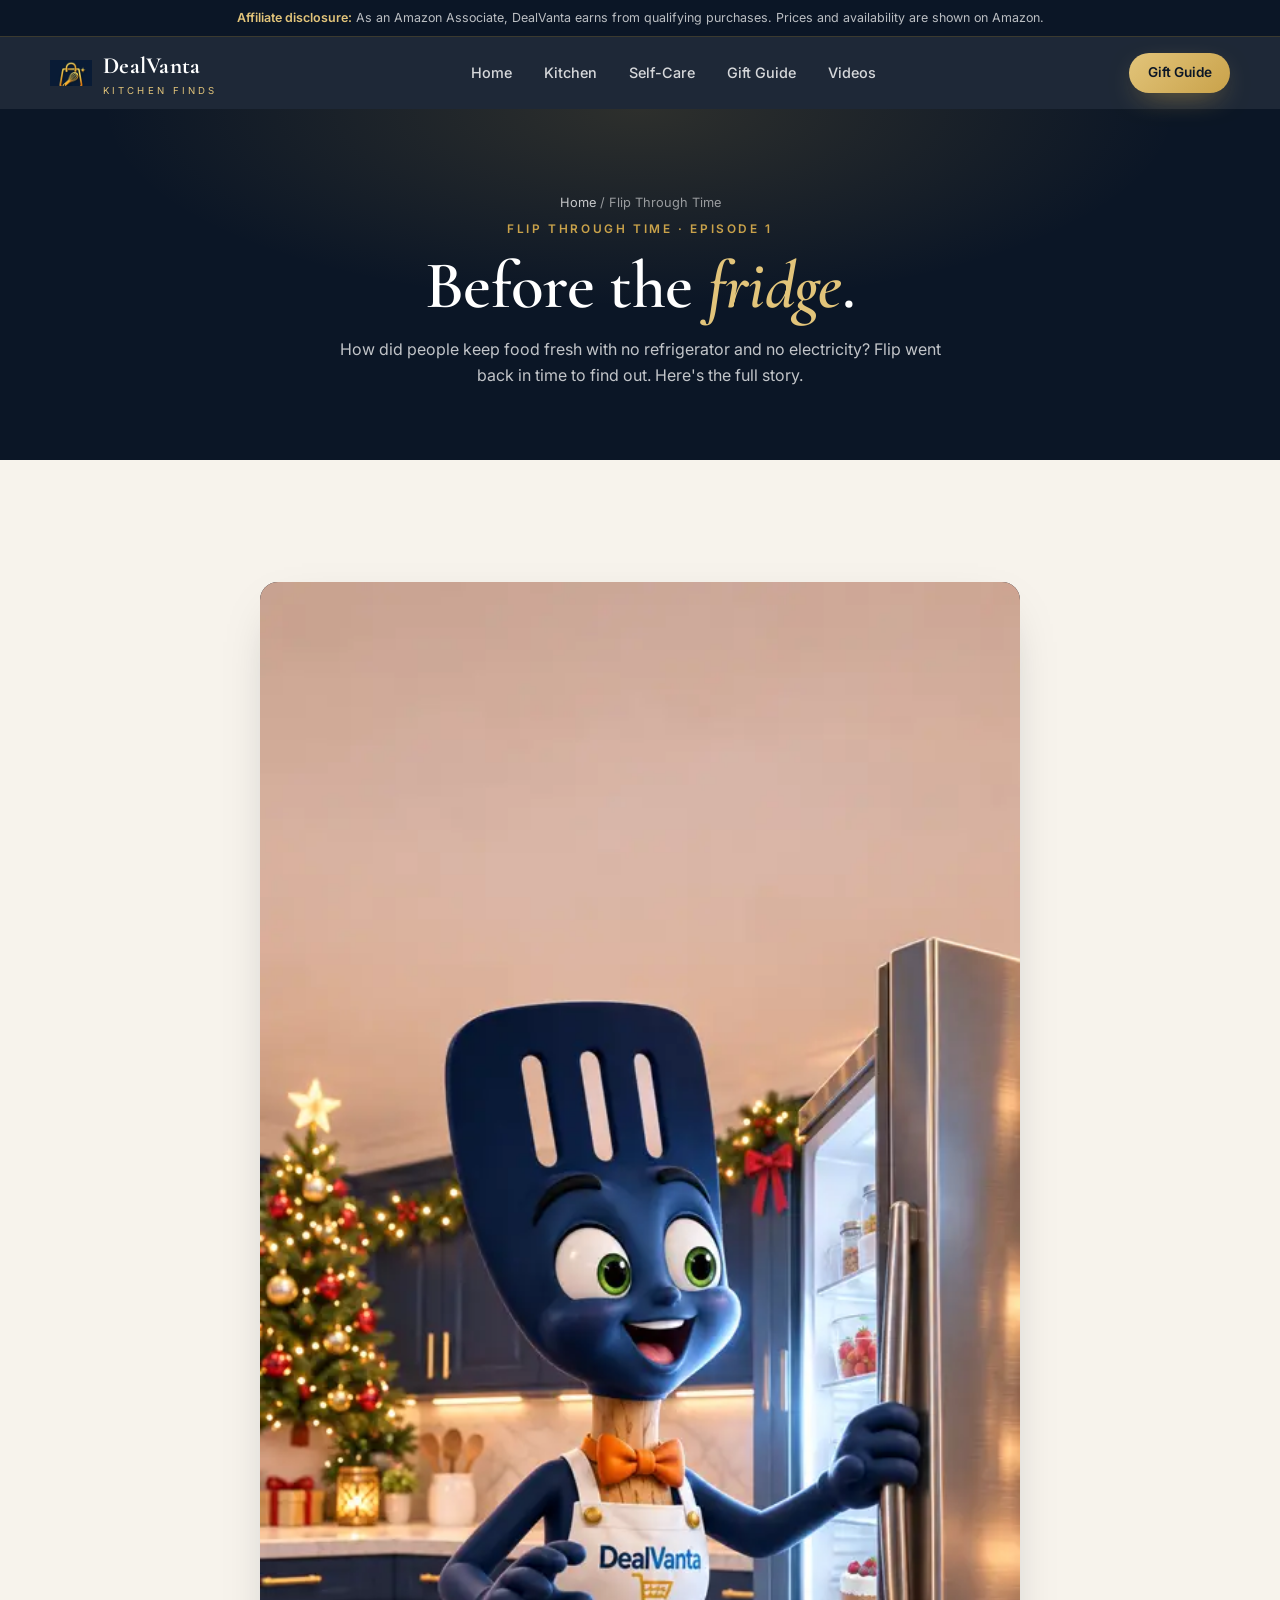
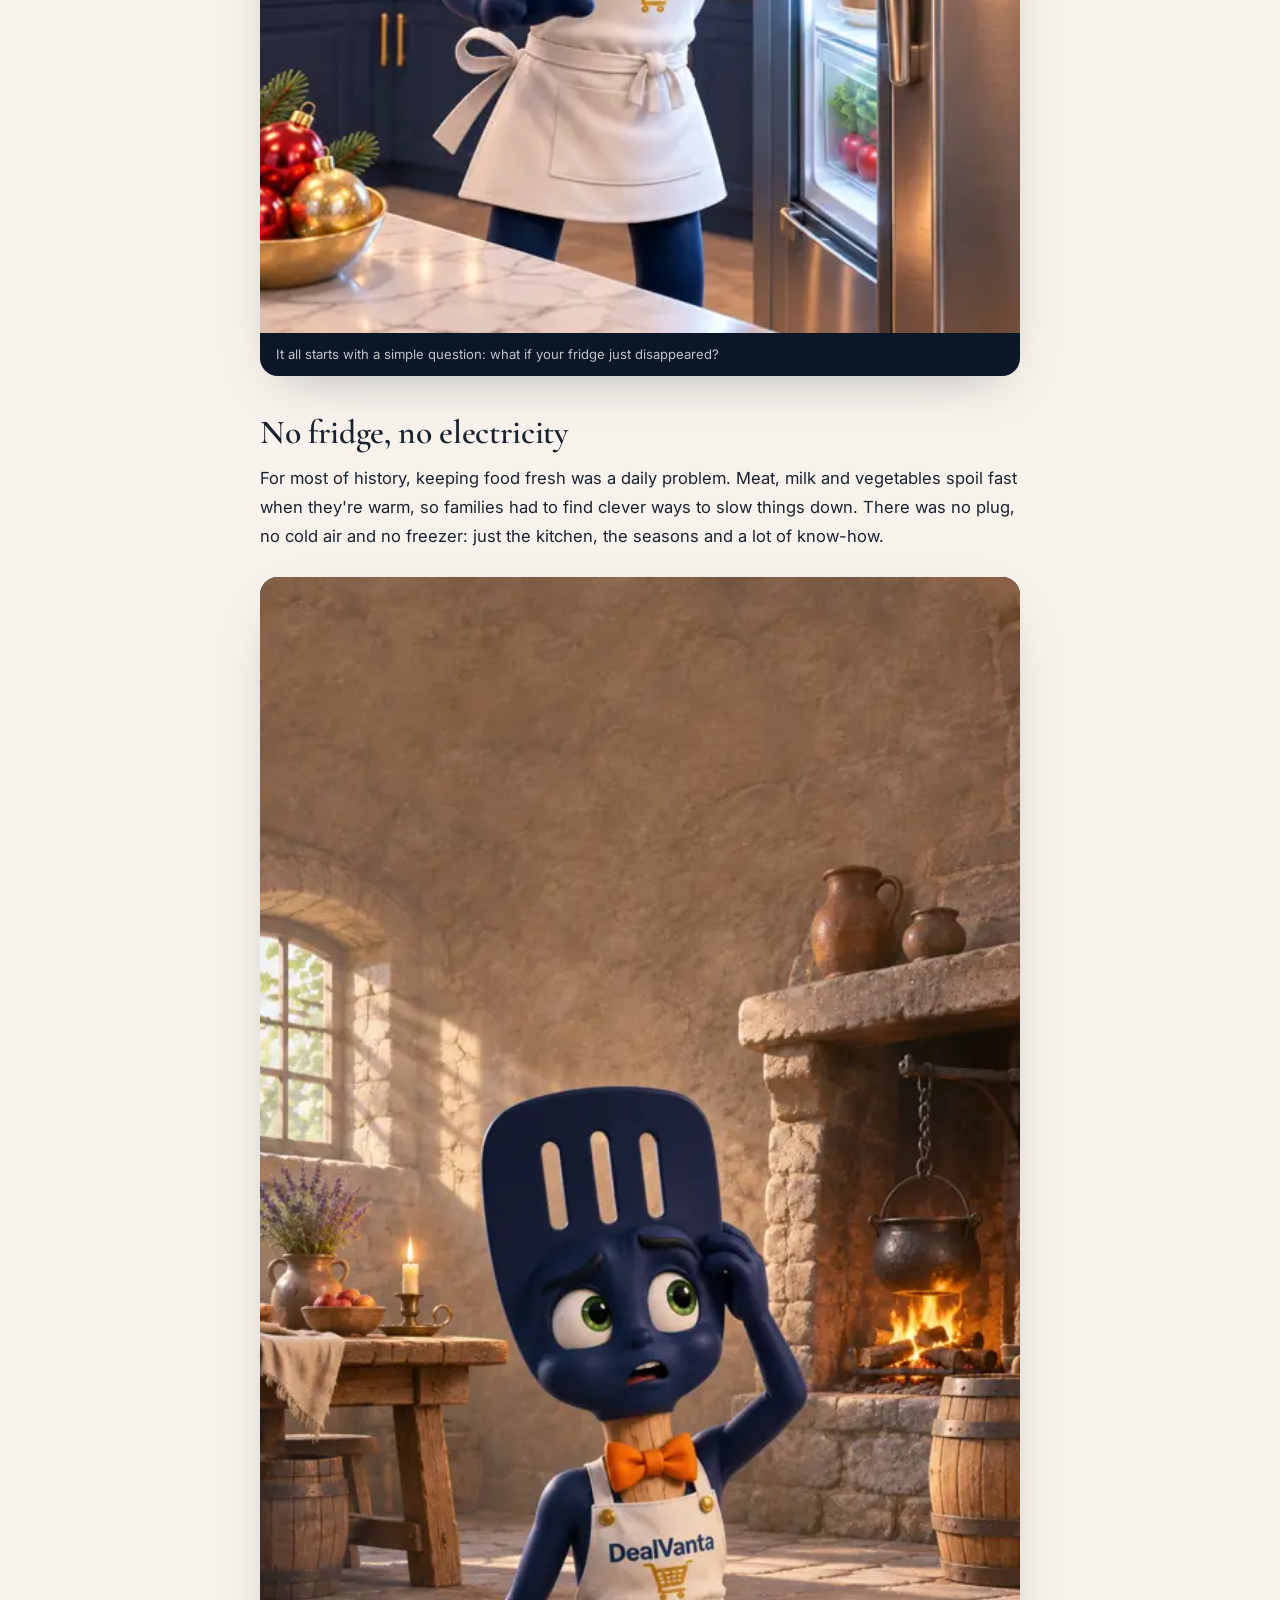
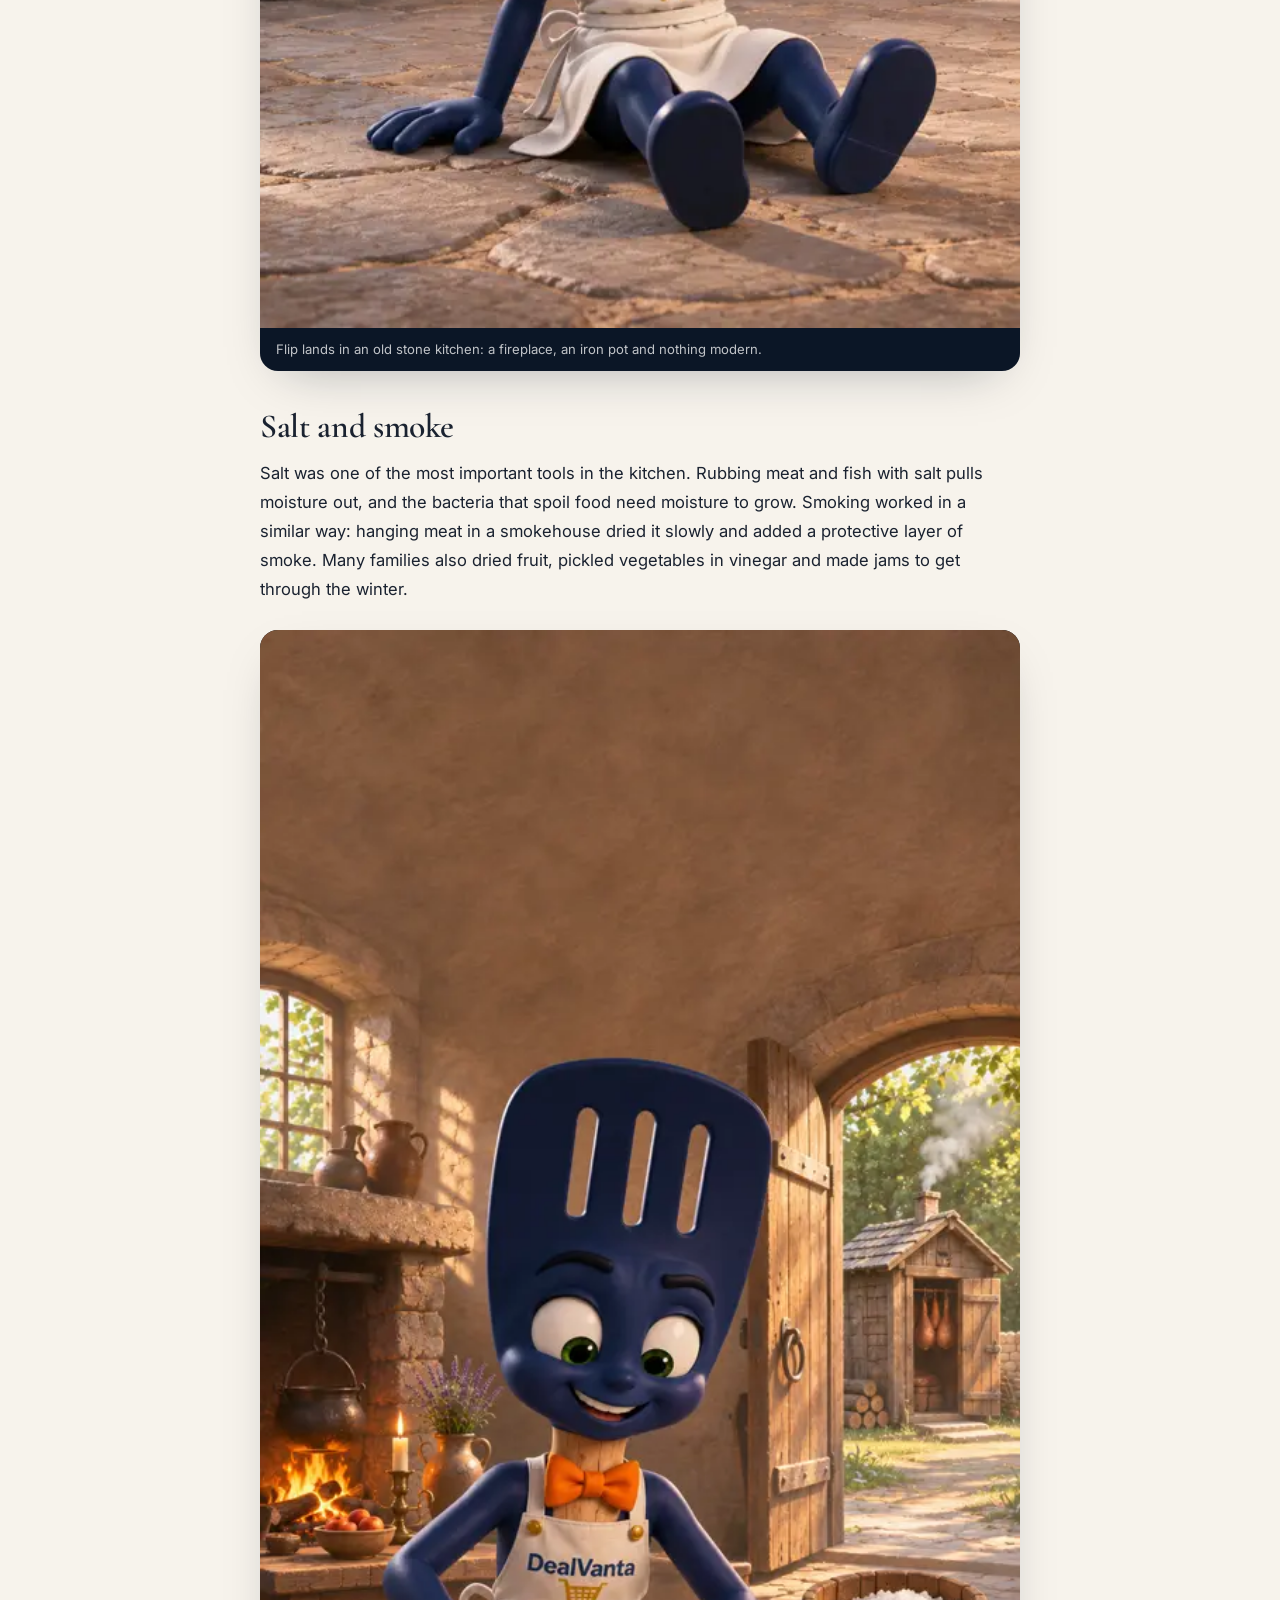
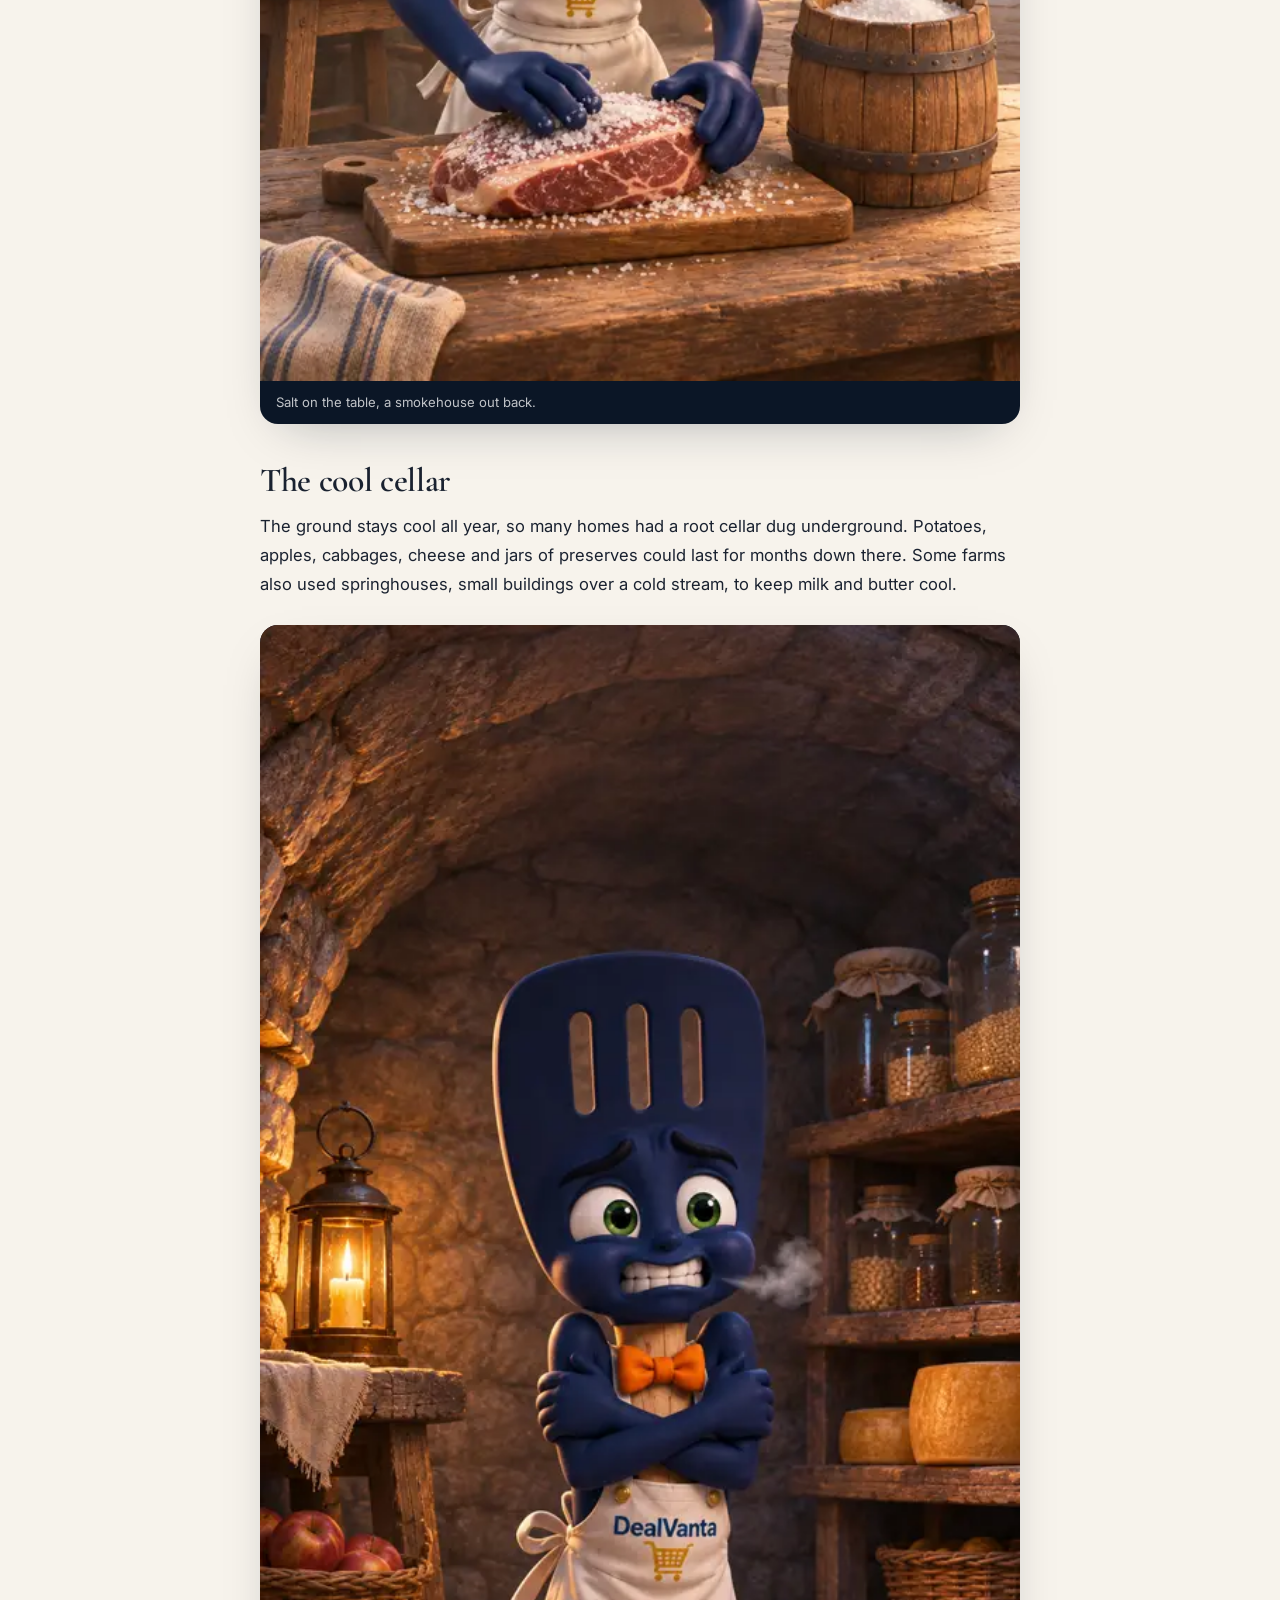
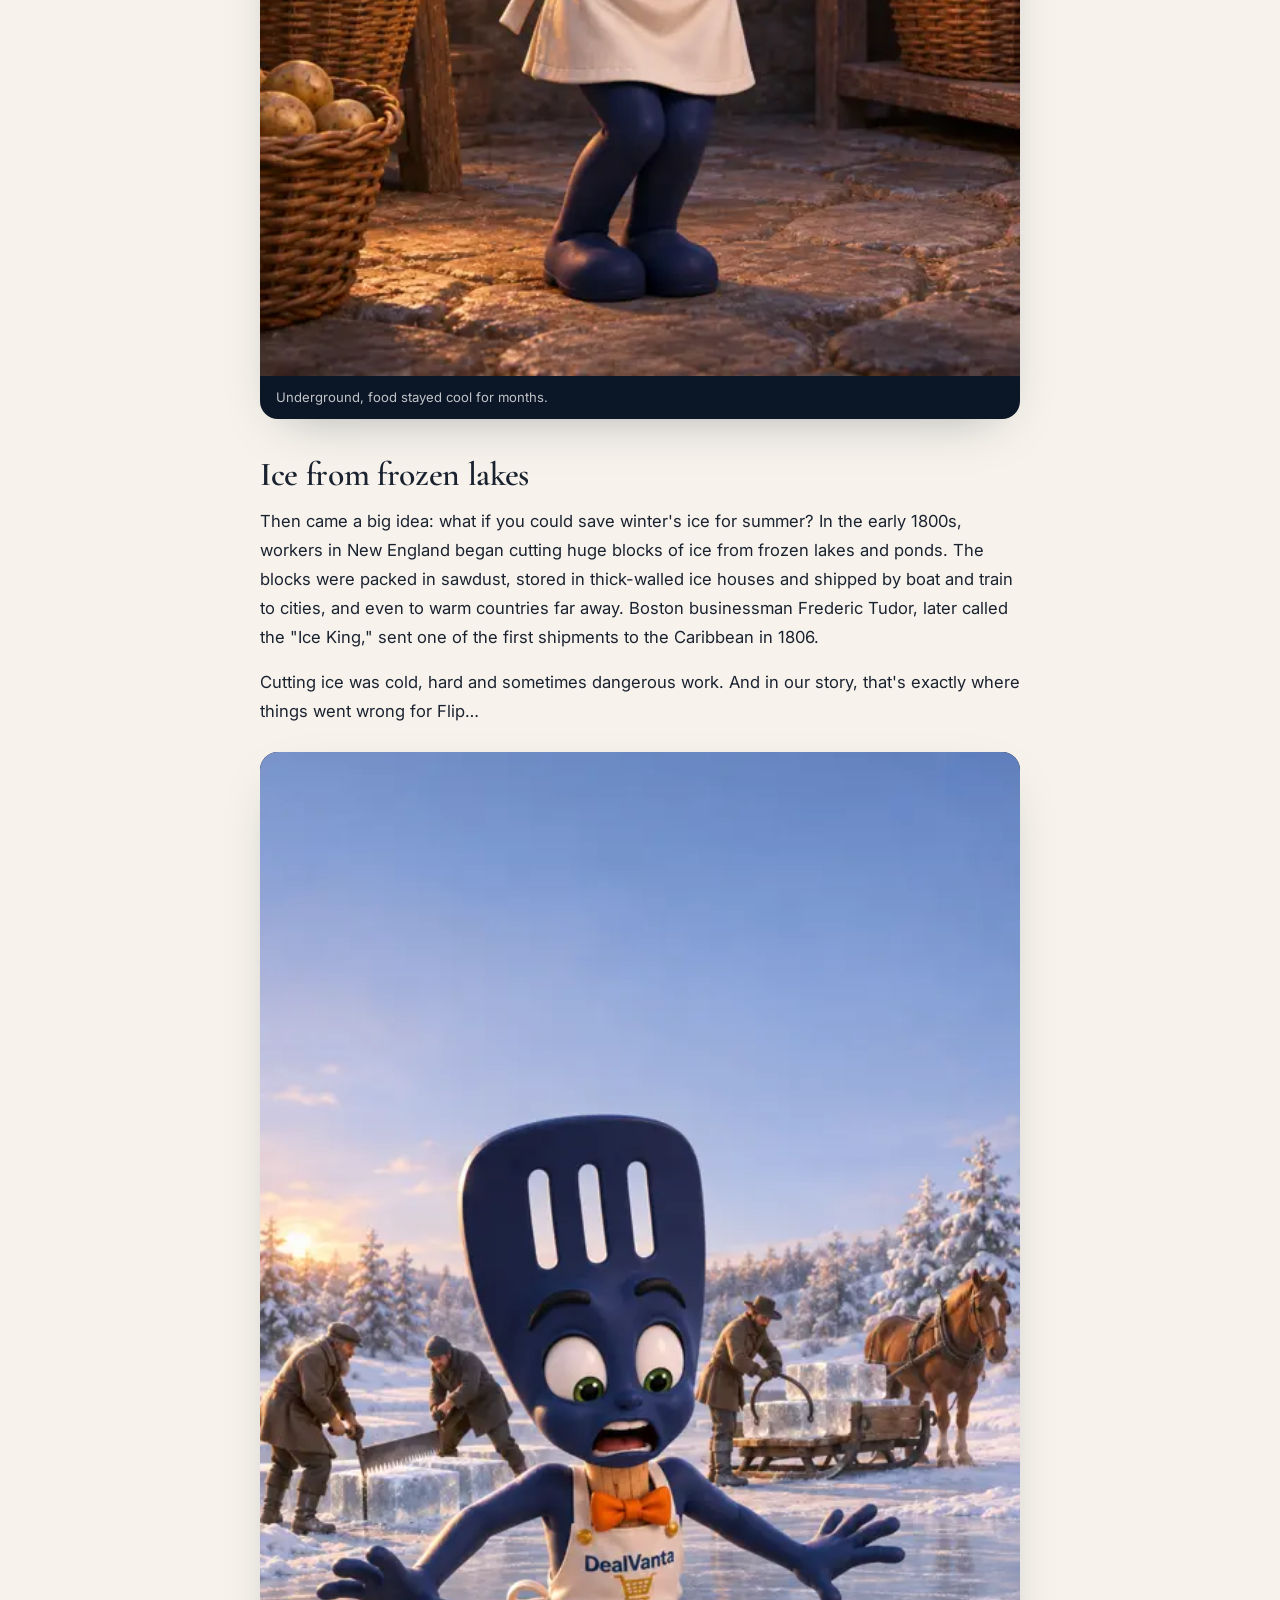
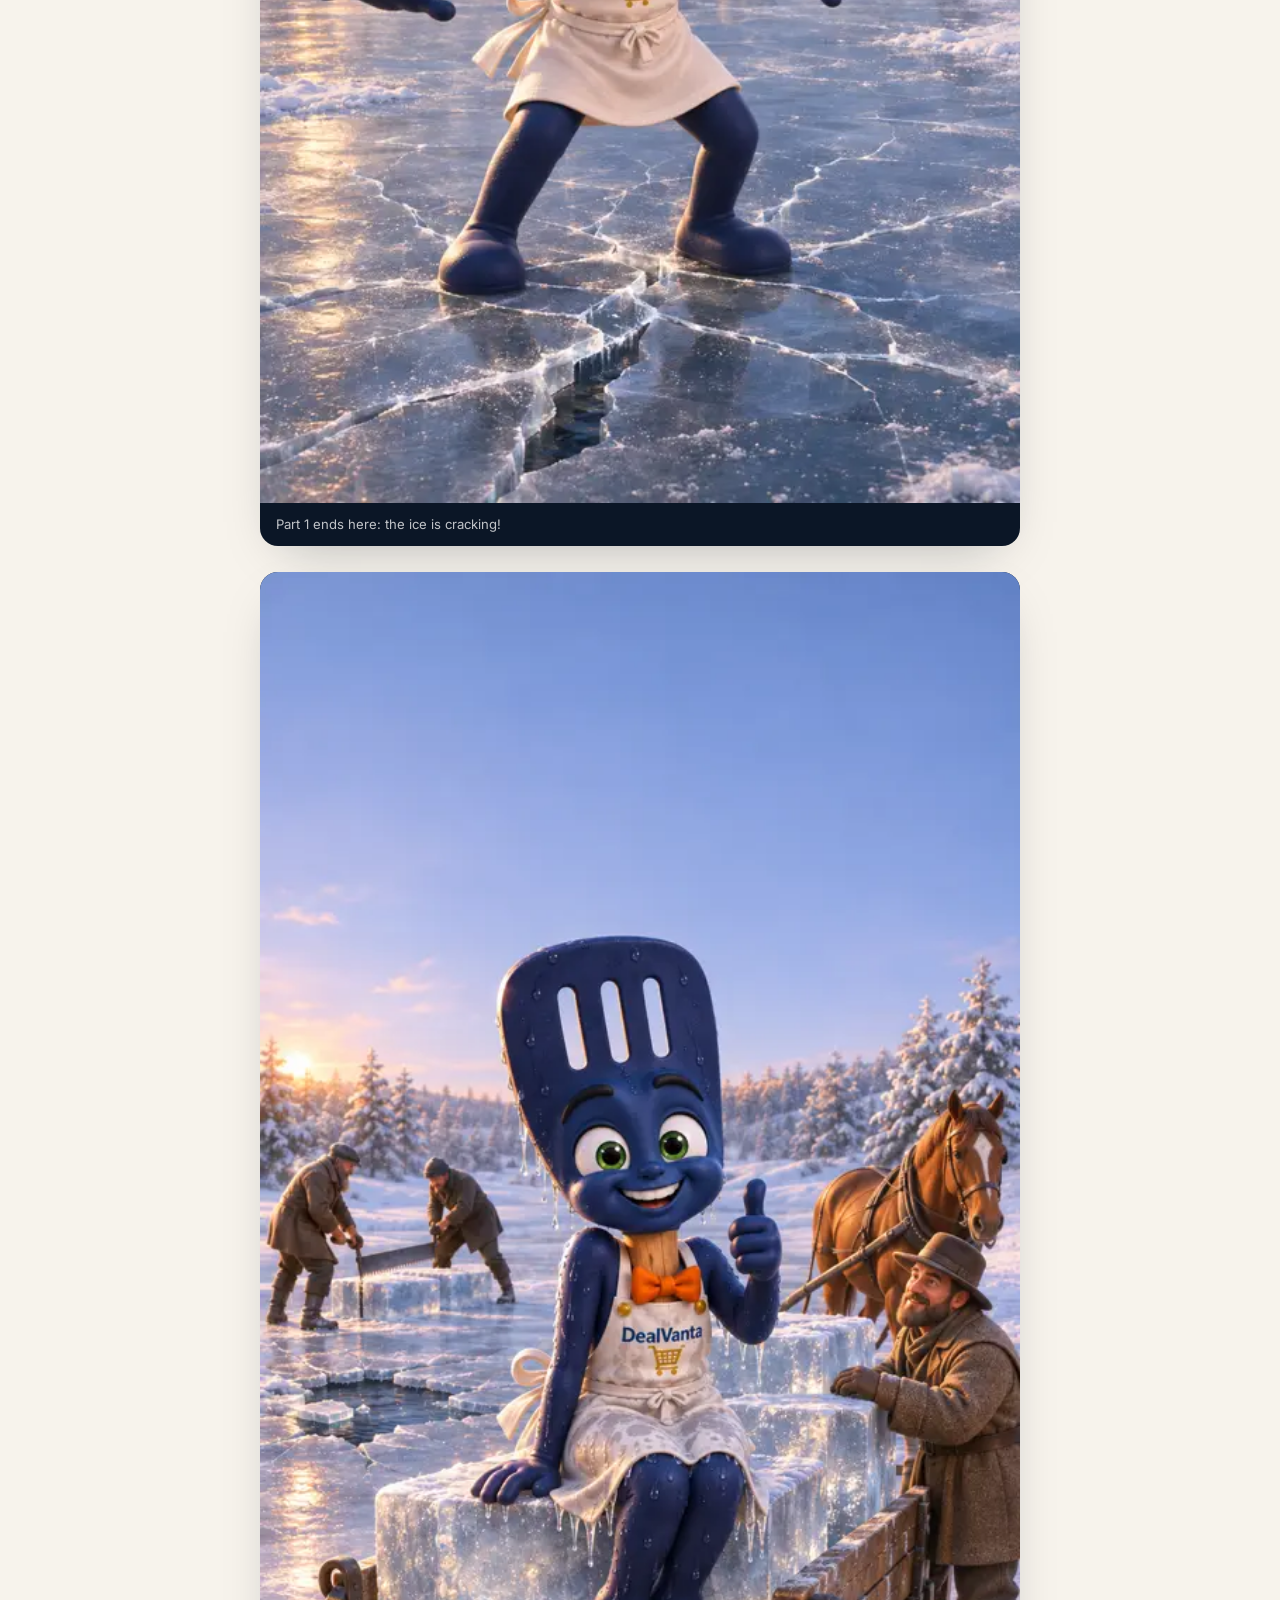
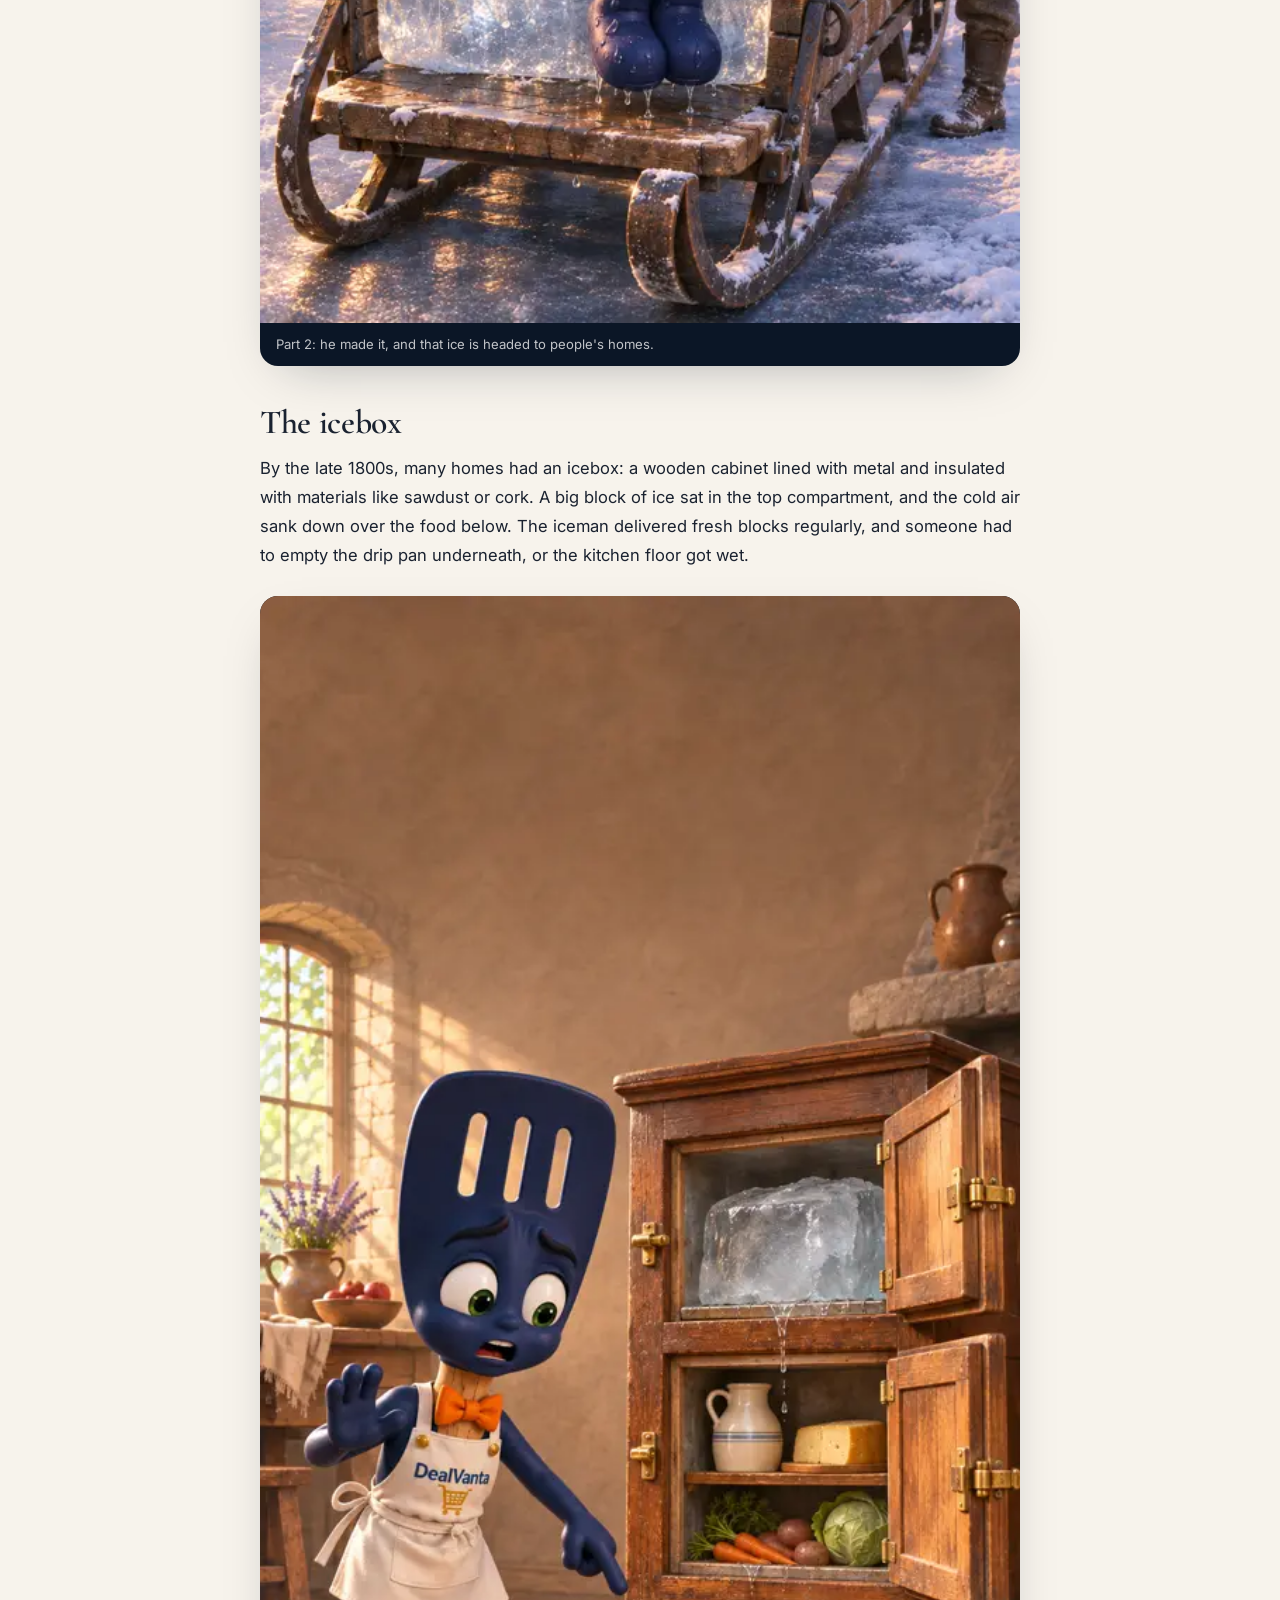
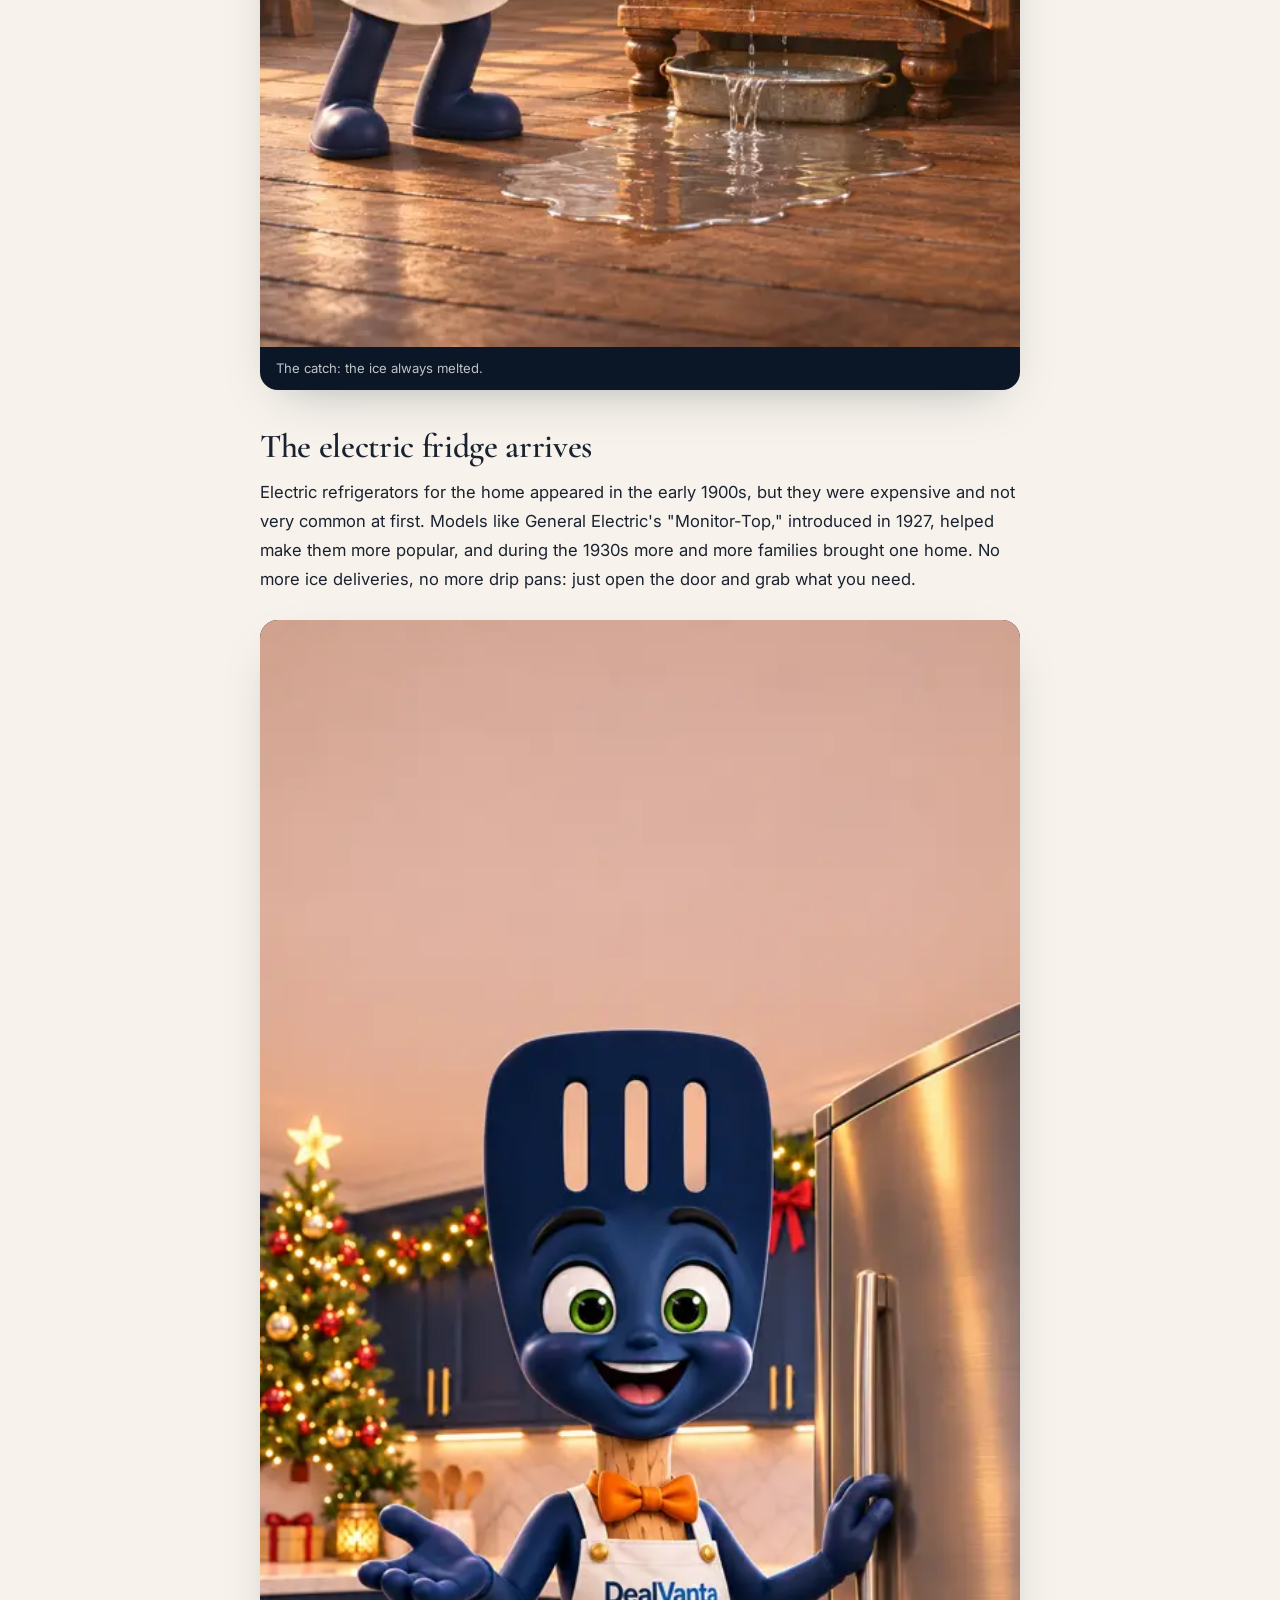
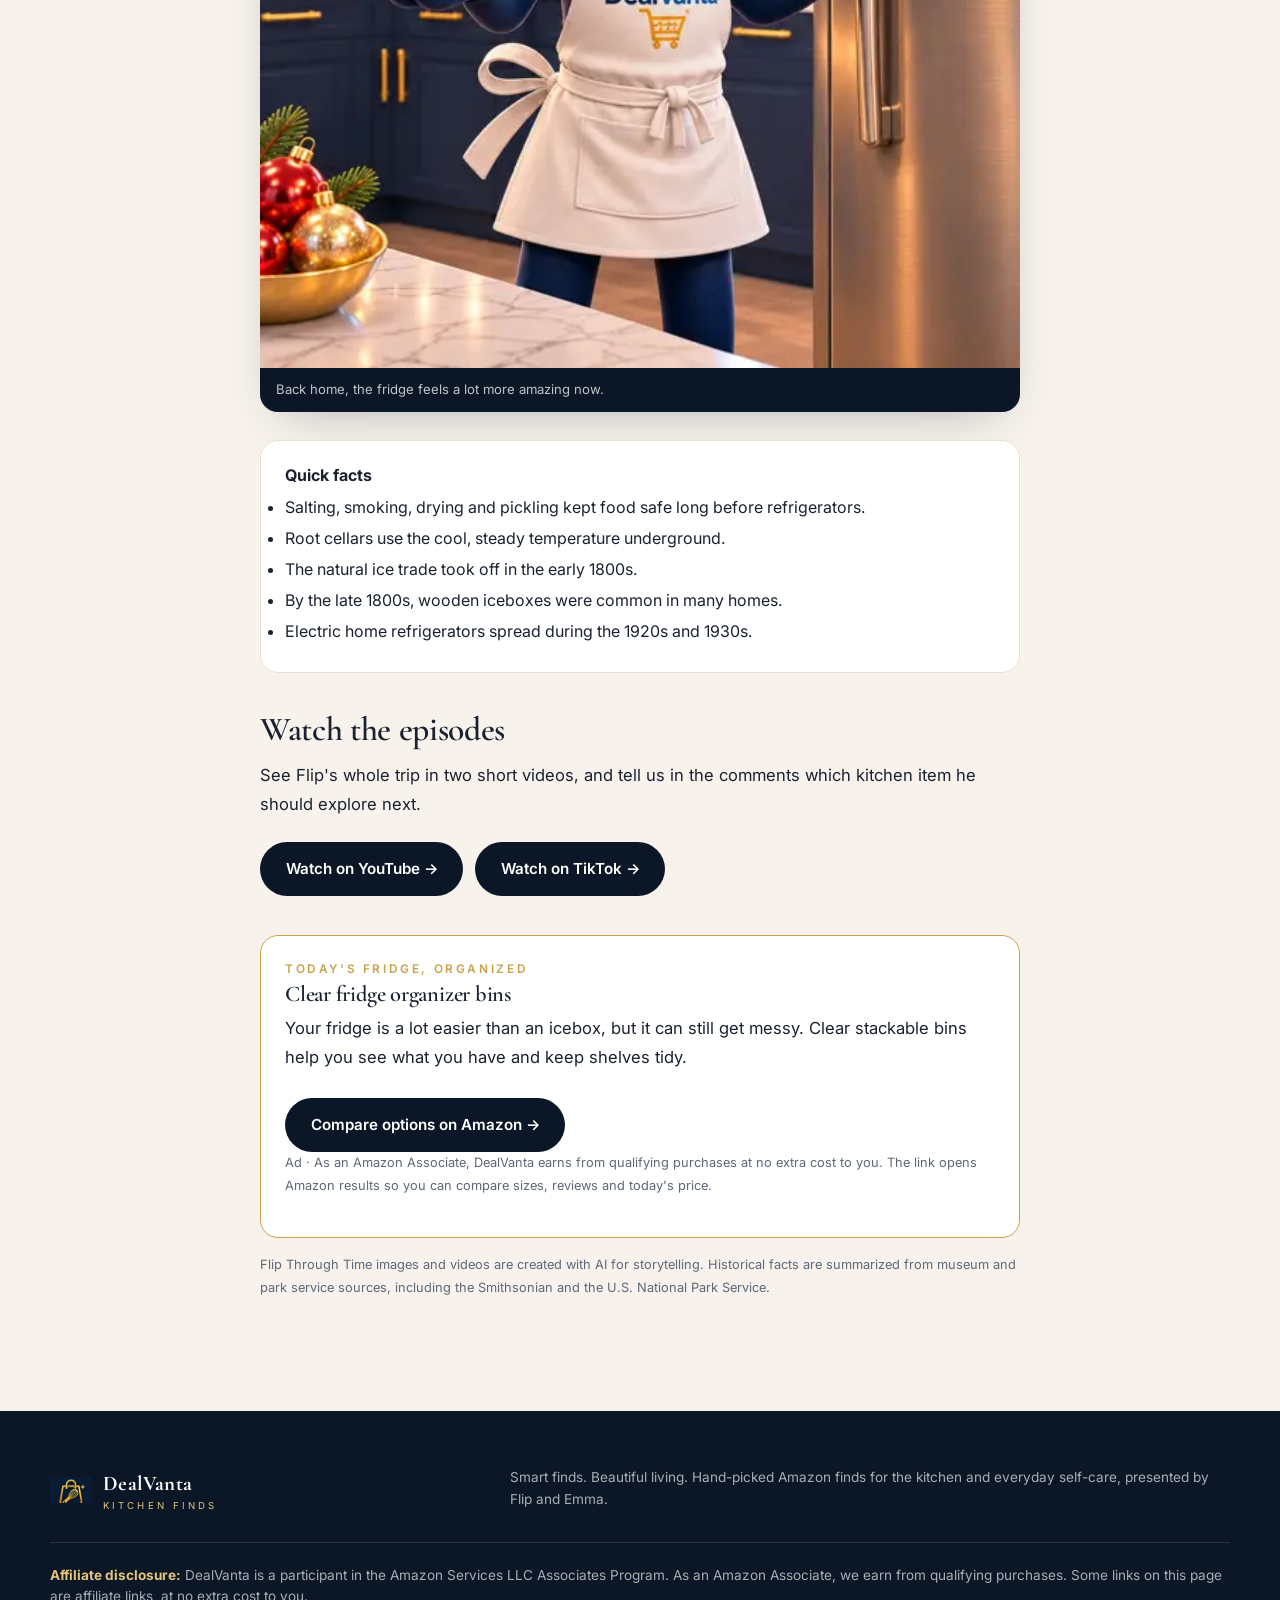
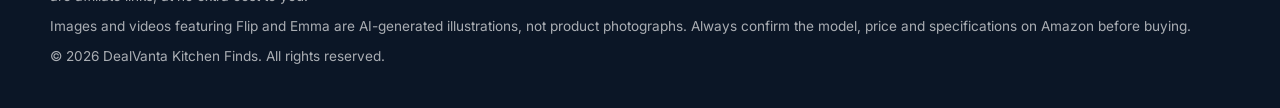
<file: flip-through-time/before-the-fridge/index.html>
<!doctype html>
<html lang="en">
<head>
<meta charset="utf-8">
<meta name="viewport" content="width=device-width, initial-scale=1">
<title>Before the Fridge: How People Kept Food Fresh | Flip Through Time</title>
<meta name="description" content="Before refrigerators, people kept food fresh with salt, smoke, cool cellars, lake ice and the wooden icebox. The full story behind Flip Through Time, episode 1.">
<meta property="og:title" content="Before the Fridge: How People Kept Food Fresh | Flip Through Time">
<meta property="og:description" content="Before refrigerators, people kept food fresh with salt, smoke, cool cellars, lake ice and the wooden icebox. The full story behind Flip Through Time, episode 1.">
<link rel="icon" href="/favicon.ico" sizes="48x48">
<link rel="icon" href="/favicon-192.png" type="image/png" sizes="192x192">
<link rel="apple-touch-icon" href="/apple-touch-icon.png">
<link rel="preconnect" href="https://fonts.googleapis.com">
<link rel="preconnect" href="https://fonts.gstatic.com" crossorigin>
<link href="https://fonts.googleapis.com/css2?family=Cormorant+Garamond:ital,wght@0,500;0,600;0,700;1,500&family=Inter:wght@400;500;600;700&display=swap" rel="stylesheet">
<link rel="stylesheet" href="/assets/styles.css">
<link rel="canonical" href="https://dealvantadeals.com/flip-through-time/before-the-fridge/">
<meta property="og:url" content="https://dealvantadeals.com/flip-through-time/before-the-fridge/">
<meta property="og:image" content="https://dealvantadeals.com/assets/hero.webp">
<meta property="og:type" content="website">
<meta name="theme-color" content="#0B1626">
</head>
<body>

<div class="topbar"><strong>Affiliate disclosure:</strong> As an Amazon Associate, DealVanta earns from qualifying purchases. Prices and availability are shown on Amazon.</div>

<header class="site">
  <div class="wrap nav">
    <a class="brand" href="/" aria-label="DealVanta Kitchen Finds home">
      <img src="/assets/logo_mark.webp" alt="">
      <span><b>DealVanta</b><small>KITCHEN FINDS</small></span>
    </a>
    <ul class="menu">
      <li><a href="/">Home</a></li>
      <li><a href="/kitchen-gadgets/">Kitchen</a></li>
      <li><a href="/self-care/">Self-Care</a></li>
      <li><a href="/gift-guide/">Gift Guide</a></li>
      <li><a href="/#videos">Videos</a></li>
    </ul>
    <a class="btn btn-gold" href="/gift-guide/">Gift Guide</a>
  </div>
</header>

<main>
<section class="page-hero">
  <div class="wrap">
    <div class="crumbs"><a href="/">Home</a> / Flip Through Time</div>
    <div class="eyebrow">Flip Through Time · Episode 1</div>
    <h1>Before the <em>fridge</em>.</h1>
    <p>How did people keep food fresh with no refrigerator and no electricity? Flip went back in time to find out. Here's the full story.</p>
  </div>
</section>

<section class="story">
  <div class="wrap">
    <figure><img src="/assets/ftt_fridge_1_refrigerador.webp" alt="Flip opens a modern refrigerator in a Christmas kitchen" width="540" height="960" loading="lazy"><figcaption>It all starts with a simple question: what if your fridge just disappeared?</figcaption></figure>

    <h2>No fridge, no electricity</h2>
    <p>For most of history, keeping food fresh was a daily problem. Meat, milk and vegetables spoil fast when they're warm, so families had to find clever ways to slow things down. There was no plug, no cold air and no freezer: just the kitchen, the seasons and a lot of know-how.</p>
    <figure><img src="/assets/ftt_fridge_2_cocina_antigua.webp" alt="Flip sits confused on the floor of an old stone kitchen" width="540" height="960" loading="lazy"><figcaption>Flip lands in an old stone kitchen: a fireplace, an iron pot and nothing modern.</figcaption></figure>

    <h2>Salt and smoke</h2>
    <p>Salt was one of the most important tools in the kitchen. Rubbing meat and fish with salt pulls moisture out, and the bacteria that spoil food need moisture to grow. Smoking worked in a similar way: hanging meat in a smokehouse dried it slowly and added a protective layer of smoke. Many families also dried fruit, pickled vegetables in vinegar and made jams to get through the winter.</p>
    <figure><img src="/assets/ftt_fridge_3_sal_ahumadero.webp" alt="Flip rubs coarse salt on meat next to a salt barrel and a smokehouse" width="540" height="960" loading="lazy"><figcaption>Salt on the table, a smokehouse out back.</figcaption></figure>

    <h2>The cool cellar</h2>
    <p>The ground stays cool all year, so many homes had a root cellar dug underground. Potatoes, apples, cabbages, cheese and jars of preserves could last for months down there. Some farms also used springhouses, small buildings over a cold stream, to keep milk and butter cool.</p>
    <figure><img src="/assets/ftt_fridge_4_sotano.webp" alt="Flip shivers in an underground cellar full of jars, apples and cheese" width="540" height="960" loading="lazy"><figcaption>Underground, food stayed cool for months.</figcaption></figure>

    <h2>Ice from frozen lakes</h2>
    <p>Then came a big idea: what if you could save winter's ice for summer? In the early 1800s, workers in New England began cutting huge blocks of ice from frozen lakes and ponds. The blocks were packed in sawdust, stored in thick-walled ice houses and shipped by boat and train to cities, and even to warm countries far away. Boston businessman Frederic Tudor, later called the "Ice King," sent one of the first shipments to the Caribbean in 1806.</p>
    <p>Cutting ice was cold, hard and sometimes dangerous work. And in our story, that's exactly where things went wrong for Flip…</p>
    <figure><img src="/assets/ftt_fridge_5_hielo_roto.webp" alt="Flip panics as the ice cracks under his feet on a frozen lake" width="540" height="960" loading="lazy"><figcaption>Part 1 ends here: the ice is cracking!</figcaption></figure>
    <figure><img src="/assets/ftt_fridge_8_a_salvo.webp" alt="Flip, soaking wet, sits safely on an ice block on a horse-drawn sled" width="540" height="960" loading="lazy"><figcaption>Part 2: he made it, and that ice is headed to people&#x27;s homes.</figcaption></figure>

    <h2>The icebox</h2>
    <p>By the late 1800s, many homes had an icebox: a wooden cabinet lined with metal and insulated with materials like sawdust or cork. A big block of ice sat in the top compartment, and the cold air sank down over the food below. The iceman delivered fresh blocks regularly, and someone had to empty the drip pan underneath, or the kitchen floor got wet.</p>
    <figure><img src="/assets/ftt_fridge_6_icebox.webp" alt="Flip points at an overflowing drip pan under a wooden icebox" width="540" height="960" loading="lazy"><figcaption>The catch: the ice always melted.</figcaption></figure>

    <h2>The electric fridge arrives</h2>
    <p>Electric refrigerators for the home appeared in the early 1900s, but they were expensive and not very common at first. Models like General Electric's "Monitor-Top," introduced in 1927, helped make them more popular, and during the 1930s more and more families brought one home. No more ice deliveries, no more drip pans: just open the door and grab what you need.</p>
    <figure><img src="/assets/ftt_fridge_7_cocina_moderna.webp" alt="Flip smiles next to a modern stainless steel refrigerator" width="540" height="960" loading="lazy"><figcaption>Back home, the fridge feels a lot more amazing now.</figcaption></figure>

    <div class="facts">
      <strong>Quick facts</strong>
      <ul>
        <li>Salting, smoking, drying and pickling kept food safe long before refrigerators.</li>
        <li>Root cellars use the cool, steady temperature underground.</li>
        <li>The natural ice trade took off in the early 1800s.</li>
        <li>By the late 1800s, wooden iceboxes were common in many homes.</li>
        <li>Electric home refrigerators spread during the 1920s and 1930s.</li>
      </ul>
    </div>

    <h2>Watch the episodes</h2>
    <p>See Flip's whole trip in two short videos, and tell us in the comments which kitchen item he should explore next.</p>
    <div class="watch">
      <a class="btn btn-navy" href="https://www.youtube.com/@DealVantaKitchenFinds/shorts" target="_blank" rel="noopener">Watch on YouTube →</a>
      <a class="btn btn-navy" href="https://www.tiktok.com/@dealvantafinds" target="_blank" rel="noopener">Watch on TikTok →</a>
    </div>

    <div class="relbox">
      <div class="eyebrow">Today's fridge, organized</div>
      <h3>Clear fridge organizer bins</h3>
      <p>Your fridge is a lot easier than an icebox, but it can still get messy. Clear stackable bins help you see what you have and keep shelves tidy.</p>
      <a class="btn btn-navy" href="https://www.amazon.com/s?k=clear+refrigerator+organizer+bins&amp;tag=aristides20-20" target="_blank" rel="sponsored nofollow noopener">Compare options on Amazon →</a>
      <p class="small">Ad · As an Amazon Associate, DealVanta earns from qualifying purchases at no extra cost to you. The link opens Amazon results so you can compare sizes, reviews and today's price.</p>
    </div>

    <p class="small">Flip Through Time images and videos are created with AI for storytelling. Historical facts are summarized from museum and park service sources, including the Smithsonian and the U.S. National Park Service.</p>
  </div>
</section>
</main>

<footer>
  <div class="wrap">
    <div class="cols">
      <a class="brand" href="/"><img src="/assets/logo_mark.webp" alt=""><span><b>DealVanta</b><small>KITCHEN FINDS</small></span></a>
      <p class="small">Smart finds. Beautiful living. Hand-picked Amazon finds for the kitchen and everyday self-care, presented by Flip and Emma.</p>
    </div>
    <div class="legal">
      <p><strong style="color:var(--gold-2)">Affiliate disclosure:</strong> DealVanta is a participant in the Amazon Services LLC Associates Program. As an Amazon Associate, we earn from qualifying purchases. Some links on this page are affiliate links, at no extra cost to you.</p>
      <p>Images and videos featuring Flip and Emma are AI-generated illustrations, not product photographs. Always confirm the model, price and specifications on Amazon before buying.</p>
      <p>© 2026 DealVanta Kitchen Finds. All rights reserved.</p>
    </div>
  </div>
</footer>

<script>
  (function(){
    var els=document.querySelectorAll('.reveal');
    if(!('IntersectionObserver' in window)){els.forEach(function(e){e.classList.add('in')});return;}
    var io=new IntersectionObserver(function(entries){entries.forEach(function(en){if(en.isIntersecting){en.target.classList.add('in');io.unobserve(en.target);}})},{threshold:.12});
    els.forEach(function(e){io.observe(e)});
  })();
</script>
</body>
</html>
</file>
<file: assets/styles.css>
:root{
    --navy:#0B1626; --navy-2:#122238; --navy-3:#1B2F4A;
    --gold:#C9A24A; --gold-2:#E2C47A; --gold-soft:rgba(201,162,74,.14);
    --cream:#F7F3EC; --paper:#FFFDF9; --ink:#1A2230; --muted:#5E6878; --line:#E7E0D3;
    --radius:20px; --shadow:0 18px 50px -24px rgba(11,22,38,.35);
    --serif:"Cormorant Garamond", Georgia, "Times New Roman", serif;
    --sans:"Inter", -apple-system, BlinkMacSystemFont, "Segoe UI", Roboto, sans-serif;
  }
  *{box-sizing:border-box;margin:0;padding:0}
  html{scroll-behavior:smooth}
  body{font-family:var(--sans);color:var(--ink);background:var(--paper);line-height:1.6;-webkit-font-smoothing:antialiased;overflow-x:hidden}
  img{max-width:100%;display:block}
  a{color:inherit}
  .wrap{width:min(1180px,100% - 32px);margin-inline:auto}
  .eyebrow{font-size:.74rem;letter-spacing:.22em;text-transform:uppercase;font-weight:600;color:var(--gold)}
  h1,h2,h3{font-family:var(--serif);font-weight:600;line-height:1.08;letter-spacing:-.01em}
  .btn{display:inline-flex;align-items:center;gap:.55rem;padding:.95rem 1.6rem;border-radius:999px;font-weight:600;font-size:.95rem;text-decoration:none;transition:transform .2s ease,box-shadow .2s ease,background .2s ease}
  .btn:hover{transform:translateY(-2px)}
  .btn-gold{background:linear-gradient(135deg,var(--gold-2),var(--gold));color:var(--navy);box-shadow:0 10px 30px -12px rgba(201,162,74,.8)}
  .btn-ghost{border:1px solid rgba(255,255,255,.35);color:#fff}
  .btn-ghost:hover{background:rgba(255,255,255,.08)}
  .btn-navy{background:var(--navy);color:#fff}
  .btn-navy:hover{background:var(--navy-3)}

  /* Disclosure + header */
  .topbar{background:var(--navy);color:rgba(255,255,255,.72);font-size:.78rem;text-align:center;padding:.5rem 16px;border-bottom:1px solid rgba(201,162,74,.25)}
  .topbar strong{color:var(--gold-2);font-weight:600}
  header.site{position:sticky;top:0;z-index:50;background:rgba(11,22,38,.92);backdrop-filter:saturate(140%) blur(12px);-webkit-backdrop-filter:saturate(140%) blur(12px)}
  .nav{display:flex;align-items:center;justify-content:space-between;height:72px}
  .brand{display:flex;align-items:center;gap:.7rem;text-decoration:none;color:#fff}
  .brand img{width:42px;height:42px;object-fit:contain}
  .brand b{font-family:var(--serif);font-size:1.45rem;font-weight:700;letter-spacing:.01em}
  .brand small{display:block;font-size:.6rem;letter-spacing:.32em;color:var(--gold-2);margin-top:-2px}
  .menu{display:flex;gap:2rem;list-style:none}
  .menu a{color:rgba(255,255,255,.82);text-decoration:none;font-size:.9rem;font-weight:500}
  .menu a:hover{color:var(--gold-2)}
  .nav .btn{padding:.6rem 1.15rem;font-size:.85rem}

  /* Hero */
  .hero{position:relative;color:#fff;background:var(--navy);overflow:hidden}
  .hero::before{content:"";position:absolute;inset:0;background:url("/assets/hero.webp") center/cover no-repeat;opacity:.2;filter:blur(2px);transform:scale(1.03)}
  .hero::after{content:"";position:absolute;inset:0;background:linear-gradient(180deg,rgba(11,22,38,.55) 0%,rgba(11,22,38,.85) 70%,var(--navy) 100%)}
  .hero .wrap{position:relative;z-index:1;padding:110px 0 96px;text-align:center}
  .hero h1{font-size:clamp(2.6rem,6.5vw,5.2rem);margin:.9rem auto 1.1rem;max-width:14ch}
  .hero h1 em{font-style:italic;color:var(--gold-2)}
  .hero p.lead{font-size:clamp(1rem,1.6vw,1.2rem);color:rgba(255,255,255,.78);max-width:620px;margin:0 auto 2.2rem}
  .hero .ctas{display:flex;gap:.9rem;justify-content:center;flex-wrap:wrap}
  .trust{display:flex;gap:2.2rem;justify-content:center;flex-wrap:wrap;margin-top:3.2rem;color:rgba(255,255,255,.65);font-size:.85rem}
  .trust span::before{content:"✦";color:var(--gold);margin-right:.5rem}

  /* Featured */
  section{padding:96px 0}
  .head{text-align:center;max-width:680px;margin:0 auto 56px}
  .head h2{font-size:clamp(2.1rem,4.4vw,3.3rem);margin:.6rem 0 .8rem}
  .head p{color:var(--muted)}
  .featured{background:linear-gradient(180deg,var(--navy) 0,var(--cream) 70px,var(--cream) 100%)}
  .featured .head{color:var(--ink)}
  .featured .head p{color:var(--muted)}
  .grid3{display:grid;grid-template-columns:repeat(3,1fr);gap:28px}
  .card{background:#fff;border-radius:var(--radius);overflow:hidden;box-shadow:var(--shadow);display:flex;flex-direction:column;border:1px solid rgba(201,162,74,.18);transition:transform .25s ease,box-shadow .25s ease}
  .card:hover{transform:translateY(-6px);box-shadow:0 28px 60px -26px rgba(11,22,38,.45)}
  .card .media{position:relative;aspect-ratio:4/5;background:var(--navy-2);overflow:hidden}
  .card .media img{width:100%;height:100%;object-fit:cover;transition:transform .6s ease}
  .card:hover .media img{transform:scale(1.04)}
  .badge{position:absolute;top:16px;left:16px;background:rgba(11,22,38,.88);color:var(--gold-2);font-size:.7rem;letter-spacing:.16em;text-transform:uppercase;font-weight:600;padding:.45rem .8rem;border-radius:999px;border:1px solid rgba(201,162,74,.4)}
  .tag{position:absolute;top:16px;right:16px;background:var(--gold);color:var(--navy);font-size:.72rem;font-weight:700;padding:.4rem .7rem;border-radius:999px}
  .card .body{padding:26px 26px 28px;display:flex;flex-direction:column;flex:1}
  .card .brandline{font-size:.75rem;letter-spacing:.14em;text-transform:uppercase;color:var(--muted);font-weight:600}
  .card h3{font-size:1.75rem;margin:.35rem 0 .7rem}
  .card .hook{color:var(--muted);font-size:.95rem;margin-bottom:1rem}
  .card ul{list-style:none;margin-bottom:1.5rem;display:grid;gap:.45rem}
  .card li{font-size:.92rem;display:flex;gap:.6rem}
  .card li::before{content:"";flex:0 0 18px;height:18px;margin-top:3px;border-radius:50%;background:var(--gold-soft) url("data:image/svg+xml,%3Csvg xmlns='http://www.w3.org/2000/svg' viewBox='0 0 24 24' fill='none' stroke='%23B08A33' stroke-width='3' stroke-linecap='round' stroke-linejoin='round'%3E%3Cpath d='M5 12l5 5L20 7'/%3E%3C/svg%3E") center/11px no-repeat}
  .card .actions{margin-top:auto}
  .card .btn{width:100%;justify-content:center}
  .card .note{font-size:.74rem;color:var(--muted);text-align:center;margin-top:.7rem}

  /* Videos */
  .videos{background:var(--paper)}
  .vgrid{display:flex;gap:28px;justify-content:center;flex-wrap:wrap}
  .vcard{width:min(340px,100%);background:#fff;border:1px solid var(--line);border-radius:var(--radius);overflow:hidden;box-shadow:var(--shadow)}
  .vframe{position:relative;aspect-ratio:9/16;background:var(--navy)}
  .vframe iframe{position:absolute;inset:0;width:100%;height:100%;border:0}
  .vcard .vb{padding:18px 20px 22px;text-align:center}
  .vcard h3{font-size:1.4rem;margin-bottom:.6rem}
  .vcard .btn{width:100%;justify-content:center}

  /* Hosts */
  .hosts{background:var(--paper)}
  .hosts .grid2{display:grid;grid-template-columns:1fr 1fr;gap:28px}
  .host{display:grid;grid-template-columns:200px 1fr;gap:26px;align-items:center;background:var(--cream);border-radius:var(--radius);padding:22px;border:1px solid var(--line)}
  .host img{width:200px;height:240px;object-fit:cover;border-radius:14px}
  .host h3{font-size:2rem;margin:.2rem 0 .5rem}
  .host p{color:var(--muted);font-size:.95rem}
  .host .role{font-size:.72rem;letter-spacing:.18em;text-transform:uppercase;color:var(--gold);font-weight:700}

  /* Steps */
  .approach{background:var(--navy);color:#fff}
  .approach .head p{color:rgba(255,255,255,.7)}
  .steps{display:grid;grid-template-columns:repeat(3,1fr);gap:24px;counter-reset:s}
  .step{border:1px solid rgba(201,162,74,.28);border-radius:var(--radius);padding:30px;background:linear-gradient(180deg,rgba(255,255,255,.04),rgba(255,255,255,0))}
  .step::before{counter-increment:s;content:"0" counter(s);font-family:var(--serif);font-size:2.6rem;color:var(--gold);display:block;line-height:1;margin-bottom:.8rem}
  .step h3{font-size:1.5rem;margin-bottom:.4rem}
  .step p{color:rgba(255,255,255,.7);font-size:.93rem}

  /* More finds */
  .more{background:var(--cream)}
  .grid-more{display:grid;grid-template-columns:repeat(3,1fr);gap:20px}
  .find{background:#fff;border:1px solid var(--line);border-radius:16px;padding:24px;display:flex;flex-direction:column;text-decoration:none;transition:border-color .2s ease,transform .2s ease}
  .find:hover{border-color:var(--gold);transform:translateY(-3px)}
  .find .cat{font-size:.7rem;letter-spacing:.16em;text-transform:uppercase;color:var(--gold);font-weight:700}
  .find h3{font-size:1.35rem;margin:.4rem 0 .4rem}
  .find p{color:var(--muted);font-size:.9rem;flex:1}
  .find span.go{margin-top:1rem;font-weight:600;font-size:.88rem;color:var(--navy)}

  /* Follow */
  .follow{background:var(--paper);text-align:center}
  .socials{display:flex;gap:14px;justify-content:center;flex-wrap:wrap}
  .social{display:inline-flex;align-items:center;gap:.6rem;padding:.9rem 1.4rem;border-radius:999px;border:1px solid var(--line);text-decoration:none;font-weight:600;font-size:.92rem;background:#fff;transition:border-color .2s ease,transform .2s ease}
  .social:hover{border-color:var(--gold);transform:translateY(-2px)}
  .social svg{width:20px;height:20px}

  footer{background:var(--navy);color:rgba(255,255,255,.65);padding:56px 0 40px;font-size:.85rem}
  footer .cols{display:flex;justify-content:space-between;gap:32px;flex-wrap:wrap;margin-bottom:28px}
  footer .brand b{font-size:1.3rem}
  footer p.small{max-width:720px}
  footer .legal{border-top:1px solid rgba(255,255,255,.12);padding-top:22px;display:grid;gap:.5rem}

  /* Reveal */
  .reveal{opacity:0;transform:translateY(24px);transition:opacity .8s ease,transform .8s ease}
  .reveal.in{opacity:1;transform:none}
  @media (prefers-reduced-motion: reduce){.reveal{opacity:1;transform:none;transition:none}html{scroll-behavior:auto}}

  @media (max-width:980px){
    .grid3,.grid-more,.steps{grid-template-columns:1fr 1fr}
    .hosts .grid2{grid-template-columns:1fr}
    .menu{display:none}
  }
  @media (max-width:640px){
    section{padding:72px 0}
    .grid3,.grid-more,.steps{grid-template-columns:1fr}
    .hero .wrap{padding:80px 0 72px}
    .host{grid-template-columns:1fr;text-align:center}
    .host img{width:100%;height:280px}
    .nav .btn{display:none}
    .trust{gap:1rem 1.6rem}
  }

  /* Multi-page additions */
  .menu a.active{color:var(--gold-2)}
  .page-hero{background:var(--navy);color:#fff;text-align:center;padding:84px 0 72px;position:relative;overflow:hidden}
  .page-hero::before{content:"";position:absolute;inset:0;background:radial-gradient(60% 80% at 50% 0%,rgba(201,162,74,.18),transparent 70%)}
  .page-hero .wrap{position:relative}
  .page-hero h1{font-size:clamp(2.4rem,5.5vw,4.2rem);margin:.7rem auto .9rem;max-width:18ch}
  .page-hero h1 em{font-style:italic;color:var(--gold-2)}
  .page-hero p{color:rgba(255,255,255,.75);max-width:640px;margin:0 auto}
  .crumbs{font-size:.8rem;color:rgba(255,255,255,.55);margin-bottom:.4rem}
  .crumbs a{color:rgba(255,255,255,.75);text-decoration:none}
  .chips{display:flex;gap:10px;justify-content:center;flex-wrap:wrap;margin-top:1.8rem}
  .chip{border:1px solid rgba(201,162,74,.45);color:var(--gold-2);border-radius:999px;padding:.4rem .9rem;font-size:.8rem;text-decoration:none}
  .chip:hover{background:rgba(201,162,74,.12)}
  .list{background:var(--cream)}
  .group{margin-bottom:56px}
  .group:last-child{margin-bottom:0}
  .group h2{font-size:clamp(1.8rem,3.4vw,2.4rem);margin-bottom:22px;display:flex;align-items:center;gap:14px}
  .group h2::after{content:"";flex:1;height:1px;background:var(--line)}
  .pgrid{display:grid;grid-template-columns:repeat(3,1fr);gap:20px}
  .prod{background:#fff;border:1px solid var(--line);border-radius:18px;padding:24px;display:flex;flex-direction:column;transition:border-color .2s ease,transform .2s ease,box-shadow .2s ease}
  .prod:hover{border-color:var(--gold);transform:translateY(-3px);box-shadow:var(--shadow)}
  .prod .top{display:flex;align-items:center;justify-content:space-between;margin-bottom:14px}
  .prod .ico{width:52px;height:52px;border-radius:14px;background:var(--navy);display:grid;place-items:center;font-size:1.6rem;box-shadow:inset 0 0 0 1px rgba(201,162,74,.35)}
  .prod .pick{font-size:.68rem;letter-spacing:.14em;text-transform:uppercase;font-weight:700;color:var(--navy);background:var(--gold-soft);border:1px solid rgba(201,162,74,.5);border-radius:999px;padding:.3rem .65rem}
  .prod .k{font-size:.7rem;letter-spacing:.16em;text-transform:uppercase;color:var(--gold);font-weight:700}
  .prod h3{font-size:1.45rem;margin:.3rem 0 .45rem}
  .prod p{color:var(--muted);font-size:.92rem;flex:1}
  .prod .btn{margin-top:1.2rem;justify-content:center;padding:.8rem 1.2rem;font-size:.9rem}
  .prod .src{font-size:.72rem;color:var(--muted);text-align:center;margin-top:.55rem}
  .tiles{display:grid;grid-template-columns:repeat(3,1fr);gap:24px}
  .tile{position:relative;border-radius:var(--radius);overflow:hidden;min-height:260px;display:flex;align-items:flex-end;padding:28px;text-decoration:none;color:#fff;background:var(--navy);box-shadow:var(--shadow);transition:transform .25s ease}
  .tile:hover{transform:translateY(-5px)}
  .tile .bgimg{position:absolute;inset:0;width:100%;height:100%;object-fit:cover;opacity:.55;transition:opacity .3s ease,transform .6s ease}
  .tile:hover .bgimg{opacity:.65;transform:scale(1.04)}
  .tile::after{content:"";position:absolute;inset:0;background:linear-gradient(180deg,rgba(11,22,38,0) 30%,rgba(11,22,38,.92) 100%)}
  .tile .in{position:relative;z-index:1}
  .tile .eyebrow{color:var(--gold-2)}
  .tile h3{font-size:2rem;margin:.3rem 0 .2rem}
  .tile span.go{font-size:.9rem;color:rgba(255,255,255,.85)}
  .note-box{max-width:760px;margin:40px auto 0;text-align:center;font-size:.85rem;color:var(--muted)}
  @media (max-width:980px){.pgrid,.tiles{grid-template-columns:1fr 1fr}}
  @media (max-width:640px){.pgrid,.tiles{grid-template-columns:1fr}.page-hero{padding:64px 0 56px}}
  @media (max-width:980px){.nav{flex-wrap:wrap;height:auto;padding:12px 0 6px}.menu{display:flex;order:3;width:100%;gap:1.4rem;overflow-x:auto;padding:8px 0 6px;scrollbar-width:none}.menu::-webkit-scrollbar{display:none}.menu a{white-space:nowrap;font-size:.88rem}}

  /* Flip Through Time story pages */
  .story{background:var(--cream)}
  .story .wrap{max-width:760px}
  .story h2{font-size:clamp(1.6rem,3.2vw,2.1rem);margin:2.4rem 0 .8rem}
  .story p{font-size:1.04rem;line-height:1.75;color:var(--ink,#1b2433);margin:0 0 1rem}
  .story figure{margin:1.6rem 0;border-radius:18px;overflow:hidden;background:var(--navy);box-shadow:var(--shadow)}
  .story figure img{display:block;width:100%;height:auto}
  .story figcaption{font-size:.82rem;color:rgba(255,255,255,.75);padding:.7rem 1rem}
  .story .facts{background:#fff;border:1px solid var(--line);border-radius:18px;padding:22px 24px;margin:1.8rem 0}
  .story .facts li{margin:.35rem 0;line-height:1.6}
  .story .watch{display:flex;gap:12px;flex-wrap:wrap;margin:1.4rem 0}
  .story .relbox{background:#fff;border:1px solid var(--gold);border-radius:18px;padding:24px;margin:2.4rem 0 1rem}
  .story .relbox h3{font-size:1.4rem;margin:.2rem 0 .5rem}
  .story .relbox .btn{margin-top:.6rem}
  .story .small{font-size:.8rem;color:var(--muted)}
</file>
